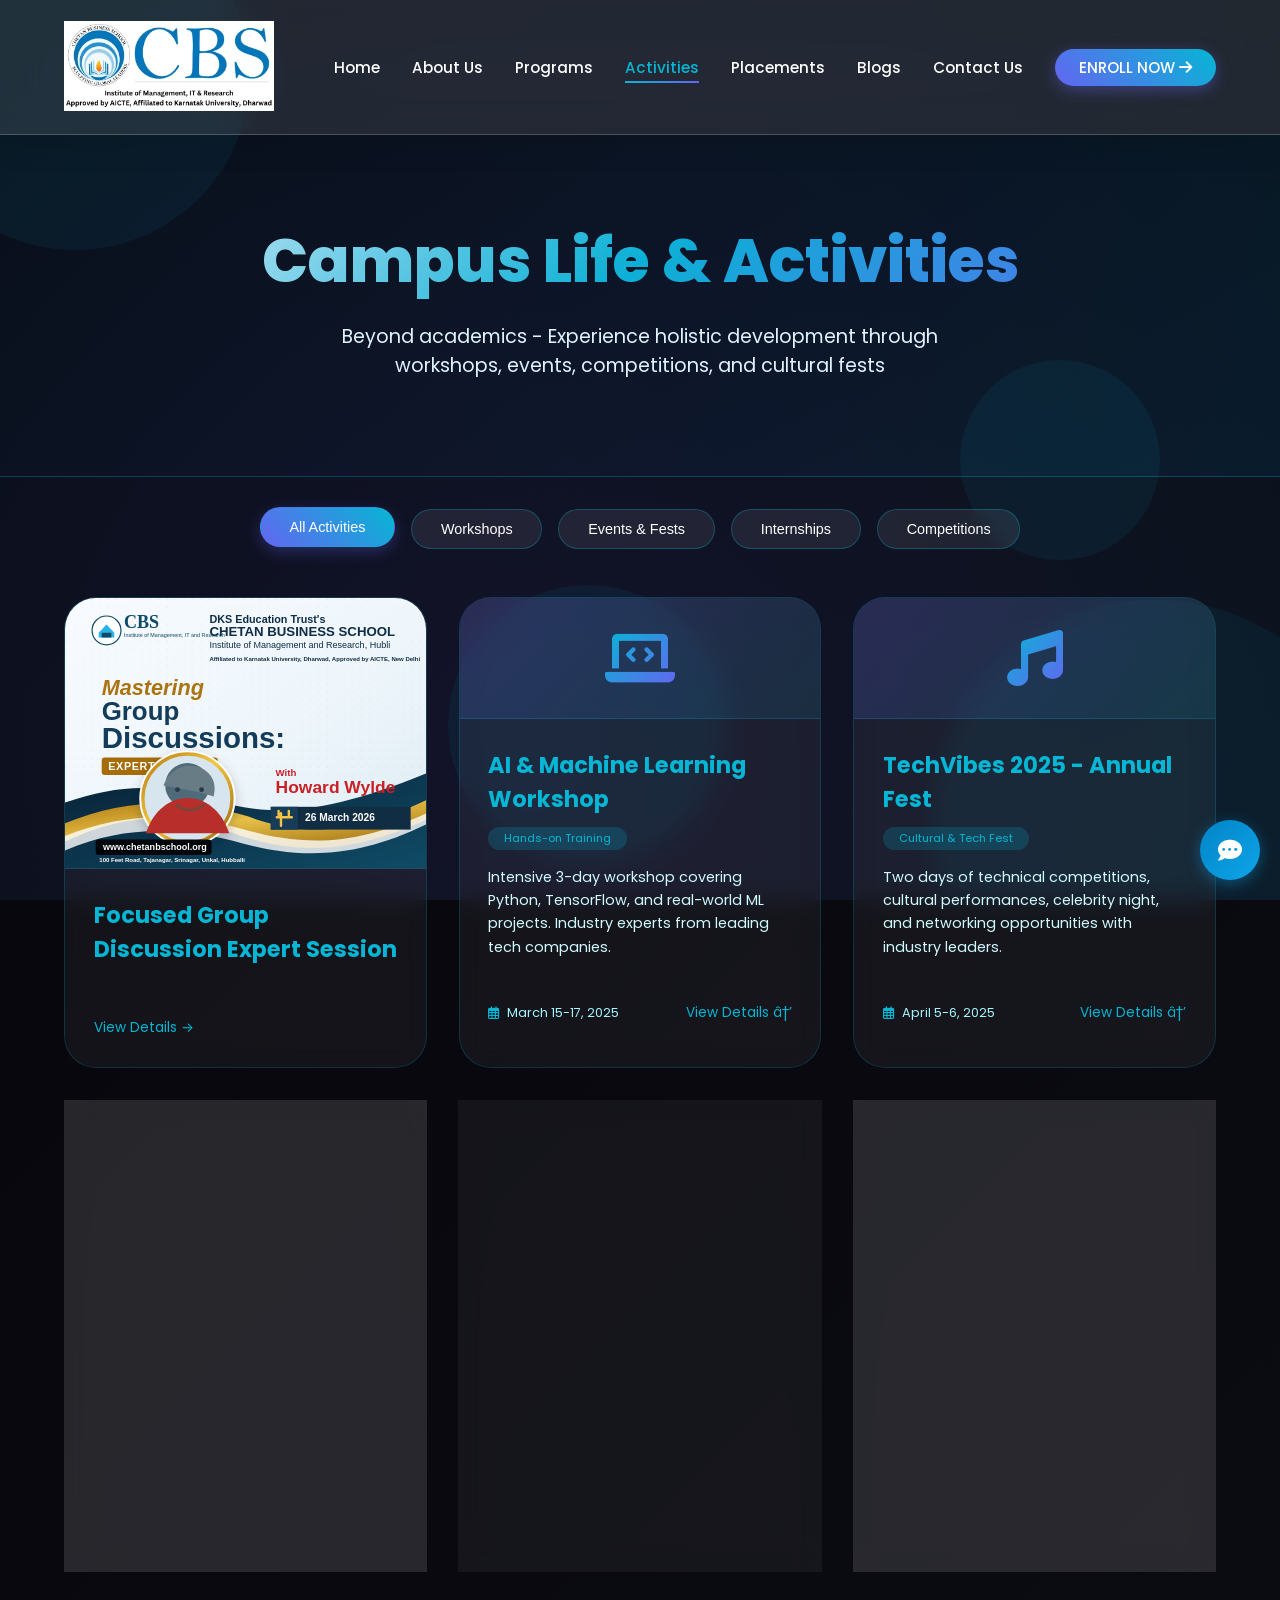
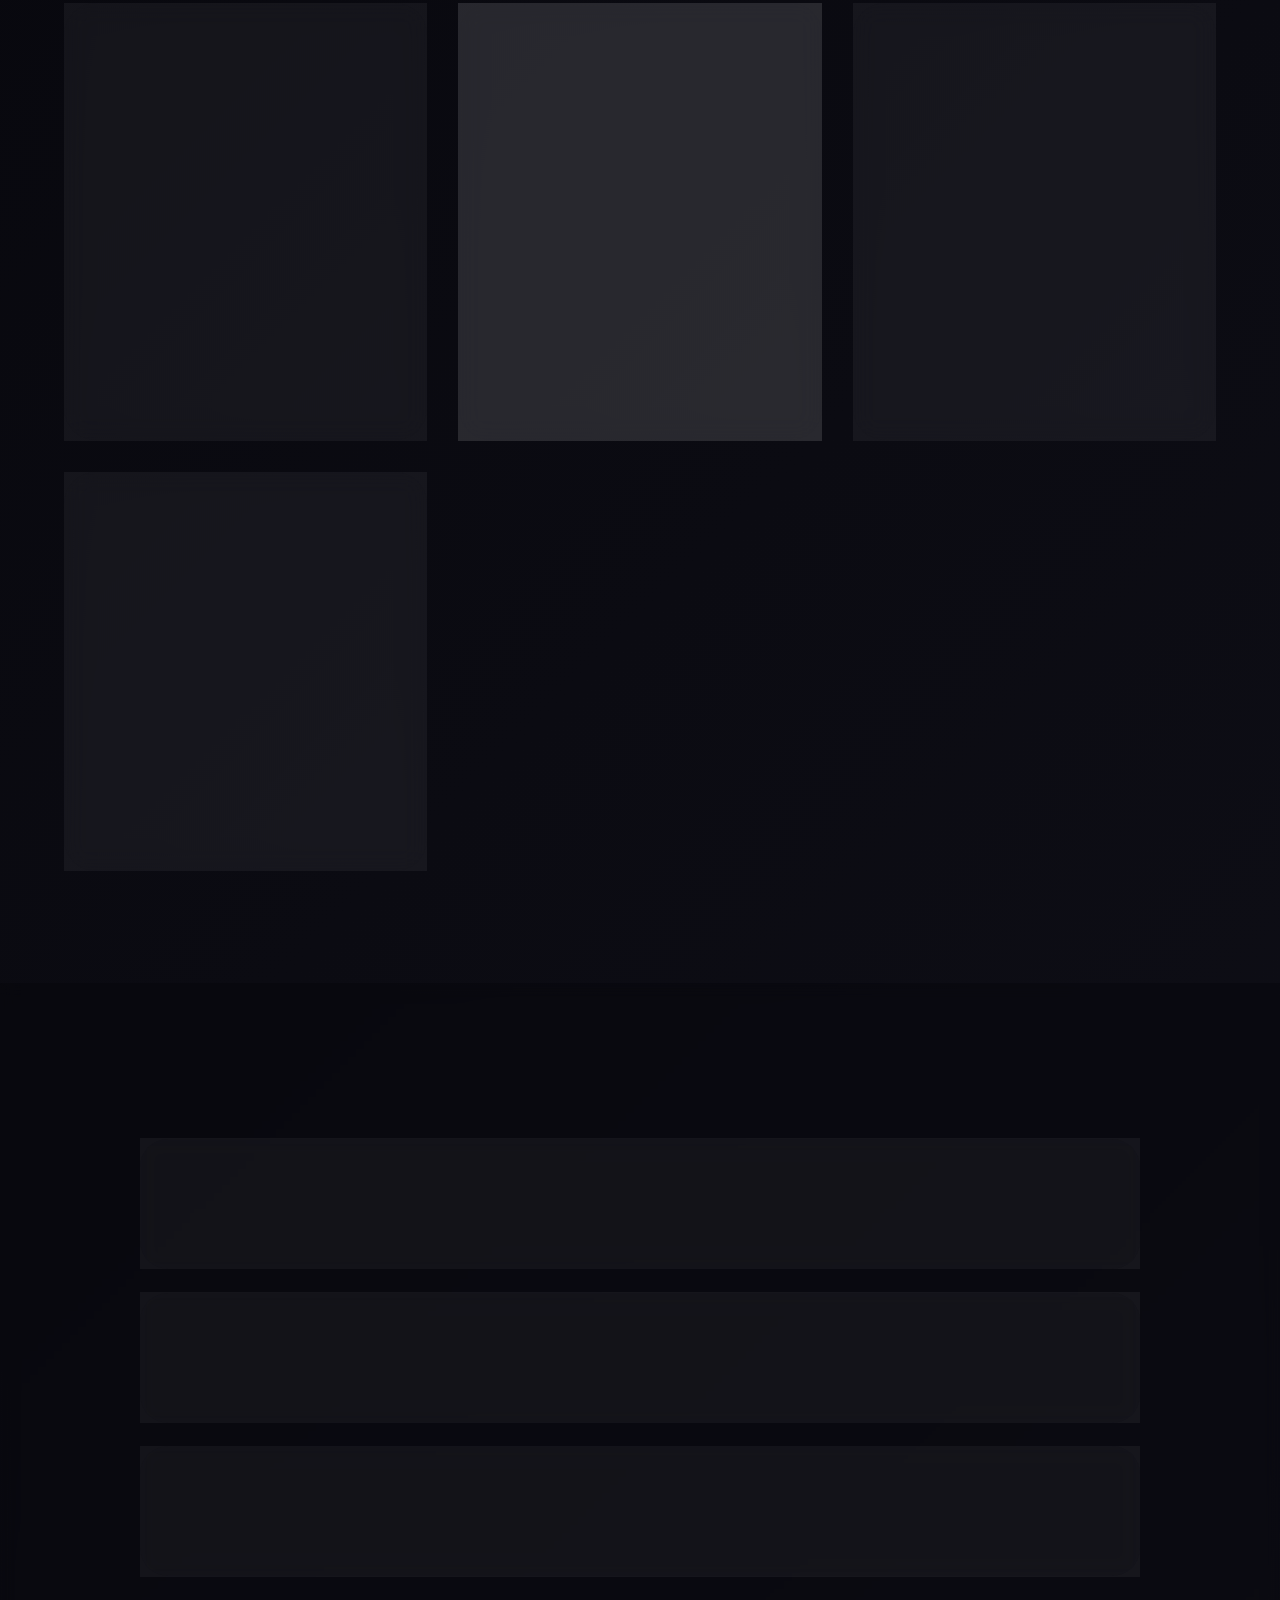
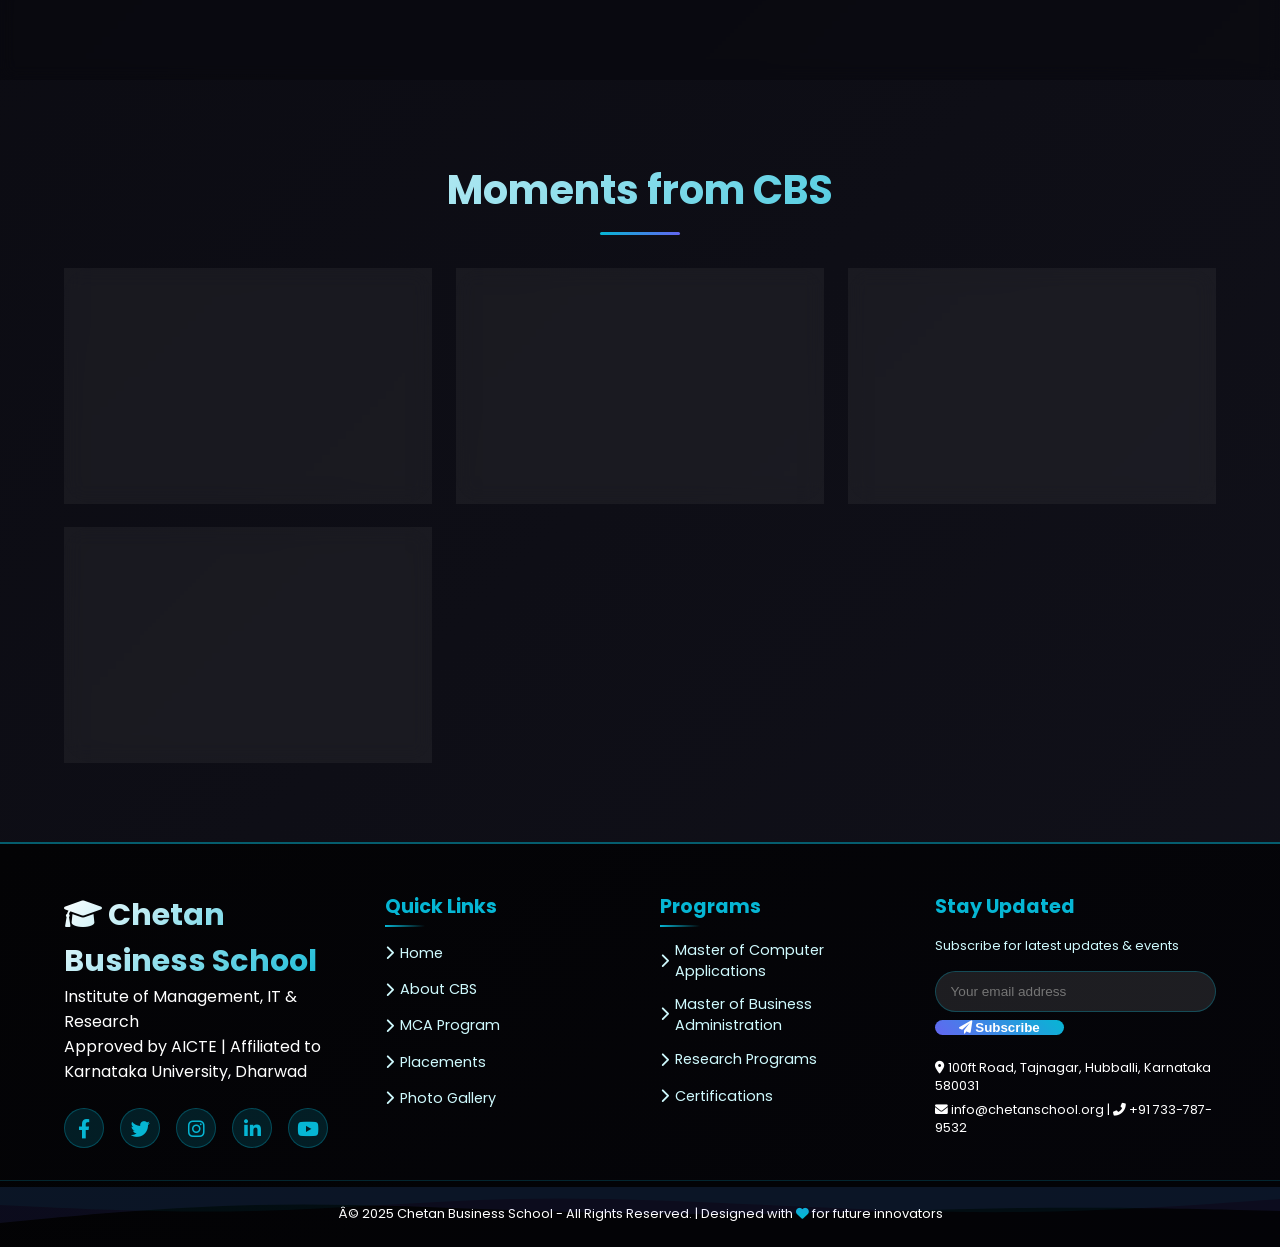
<file: frontend/activities.html>
﻿<!DOCTYPE html>
<html lang="en">

<head>
    <meta charset="UTF-8">
    <meta name="viewport" content="width=device-width, initial-scale=1.0, user-scalable=no">
    <title>Chetan Business School | Activities - Campus Life & Events</title>
    <!-- Google Fonts & Font Awesome -->
    <link
        href="https://fonts.googleapis.com/css2?family=Inter:opsz,wght@14..32,300;14..32,400;14..32,600;14..32,700;14..32,800&family=Poppins:wght@300;400;600;700;800;900&display=swap"
        rel="stylesheet">
    <link rel="stylesheet" href="https://cdnjs.cloudflare.com/ajax/libs/font-awesome/6.0.0-beta3/css/all.min.css">
    <!-- AOS Animation Library -->
    <link href="https://unpkg.com/aos@2.3.1/dist/aos.css" rel="stylesheet">
    <link rel="stylesheet" href="enroll-modal.css">
    <style>
        * {
            margin: 0;
            padding: 0;
            box-sizing: border-box;
        }

        body {
            font-family: 'Poppins', 'Inter', sans-serif;
            overflow-x: hidden;
            background: linear-gradient(135deg, #05050a 0%, #11111a 100%);
            color: #fff;
        }

        /* Animated Background */
        .animated-bg {
            position: fixed;
            top: 0;
            left: 0;
            width: 100%;
            height: 100%;
            z-index: 0;
            overflow: hidden;
        }

        .animated-bg::before {
            content: '';
            position: absolute;
            width: 200%;
            height: 200%;
            background: radial-gradient(circle at 20% 40%, rgba(99, 102, 241, 0.12) 0%, rgba(6, 182, 212, 0.05) 50%, transparent 80%);
            animation: bgMove 25s ease-in-out infinite;
        }

        @keyframes bgMove {

            0%,
            100% {
                transform: translate(0, 0) rotate(0deg);
            }

            33% {
                transform: translate(-5%, -5%) rotate(2deg);
            }

            66% {
                transform: translate(5%, 3%) rotate(-1deg);
            }
        }

        .floating-shapes {
            position: absolute;
            width: 100%;
            height: 100%;
            overflow: hidden;
        }

        .floating-shapes div {
            position: absolute;
            background: rgba(6, 182, 212, 0.07);
            border-radius: 50%;
            animation: floatShape 18s infinite ease-in-out;
        }

        .shape1 {
            width: 350px;
            height: 350px;
            top: -100px;
            left: -100px;
            animation-delay: 0s;
        }

        .shape2 {
            width: 450px;
            height: 450px;
            bottom: -150px;
            right: -100px;
            animation-delay: -4s;
            animation-duration: 22s;
        }

        .shape3 {
            width: 200px;
            height: 200px;
            top: 40%;
            left: 75%;
            animation-delay: -7s;
        }

        .shape4 {
            width: 150px;
            height: 150px;
            bottom: 15%;
            left: 5%;
            animation-delay: -2s;
        }

        .shape5 {
            width: 280px;
            height: 280px;
            top: 65%;
            left: 35%;
            animation-delay: -10s;
        }

        @keyframes floatShape {

            0%,
            100% {
                transform: translateY(0) rotate(0deg) scale(1);
            }

            50% {
                transform: translateY(-40px) rotate(10deg) scale(1.05);
            }
        }

        /* Navbar */
        .navbar {
            position: relative;
            z-index: 100;
            display: flex;
            justify-content: space-between;
            align-items: center;
            padding: 1rem 5%;
            background: rgba(255, 255, 255, 0.1);
            backdrop-filter: blur(20px);
            border-bottom: 1px solid rgba(255, 255, 255, 0.2);
            flex-wrap: wrap;
            box-shadow: 0 8px 32px rgba(0, 0, 0, 0.1);
            transition: all 0.3s ease;
        }

        .navbar.scrolled {
            background: rgba(5, 5, 10, 0.95);
            backdrop-filter: blur(20px);
            padding: 0.7rem 5%;
        }

        .logo h2 {
            font-size: 1.8rem;
            font-weight: 800;
            background: linear-gradient(135deg, #FFFFFF, #06b6d4, #6366f1);
            -webkit-background-clip: text;
            background-clip: text;
            color: transparent;
        }

        .logo p {
            font-size: 0.7rem;
            letter-spacing: 1px;
            color: #ecfeff;
            font-weight: 300;
        }

        .nav-links {
            display: flex;
            gap: 2rem;
            list-style: none;
        }

        .nav-links a {
            text-decoration: none;
            color: white;
            font-weight: 500;
            transition: 0.3s;
            font-size: 0.95rem;
            position: relative;
        }

        .nav-links a::after {
            content: '';
            position: absolute;
            bottom: -5px;
            left: 0;
            width: 0;
            height: 2px;
            background: linear-gradient(90deg, #06b6d4, #6366f1);
            transition: width 0.3s ease;
        }

        .nav-links a:hover::after,
        .nav-links a.active::after {
            width: 100%;
        }

        .nav-links a:hover,
        .nav-links a.active {
            color: #06b6d4;
        }

        .enroll-btn {
            background: linear-gradient(45deg, #6366f1, #06b6d4);
            padding: 0.5rem 1.5rem;
            border-radius: 40px;
            font-weight: bold;
            color: white !important;
            box-shadow: 0 4px 15px rgba(99, 102, 241, 0.4);
            transition: all 0.3s ease;
        }

        .enroll-btn:hover {
            transform: translateY(-2px) scale(1.05);
            box-shadow: 0 8px 25px rgba(6, 182, 212, 0.5);
        }

        .enroll-btn::after {
            display: none;
        }

        /* Hero Section */
        .activities-hero {
            text-align: center;
            padding: 5rem 2rem 6rem;
            background: linear-gradient(135deg, rgba(5, 5, 10, 0.7) 0%, rgba(5, 30, 45, 0.5) 100%);
            border-bottom: 1px solid rgba(6, 182, 212, 0.3);
        }

        .activities-hero h1 {
            font-size: 3.8rem;
            font-weight: 800;
            background: linear-gradient(135deg, #FFFFFF, #06b6d4, #6366f1);
            -webkit-background-clip: text;
            background-clip: text;
            color: transparent;
            margin-bottom: 1rem;
            animation: titleReveal 0.8s ease-out;
        }

        .activities-hero p {
            font-size: 1.2rem;
            max-width: 700px;
            margin: 0 auto;
            color: #e0f2fe;
            animation: fadeUp 0.8s ease-out 0.2s both;
        }

        @keyframes titleReveal {
            from {
                opacity: 0;
                transform: translateY(-50px) scale(0.9);
            }

            to {
                opacity: 1;
                transform: translateY(0) scale(1);
            }
        }

        @keyframes fadeUp {
            from {
                opacity: 0;
                transform: translateY(30px);
            }

            to {
                opacity: 1;
                transform: translateY(0);
            }
        }

        /* Section Title */
        .section-title {
            text-align: center;
            font-size: 2.5rem;
            font-weight: 700;
            margin-bottom: 3rem;
            background: linear-gradient(135deg, #FFFFFF, #06b6d4);
            -webkit-background-clip: text;
            background-clip: text;
            color: transparent;
            position: relative;
        }

        .section-title::after {
            content: '';
            position: absolute;
            bottom: -15px;
            left: 50%;
            transform: translateX(-50%);
            width: 80px;
            height: 3px;
            background: linear-gradient(90deg, #06b6d4, #6366f1);
            border-radius: 3px;
        }

        /* Activity Categories */
        .categories {
            display: flex;
            flex-wrap: wrap;
            justify-content: center;
            gap: 1rem;
            padding: 2rem 5% 0;
            max-width: 1200px;
            margin: 0 auto;
        }

        .category-btn {
            background: rgba(255, 255, 255, 0.08);
            backdrop-filter: blur(8px);
            border: 1px solid rgba(6, 182, 212, 0.3);
            padding: 0.7rem 1.8rem;
            border-radius: 50px;
            color: white;
            font-weight: 500;
            cursor: pointer;
            transition: all 0.3s ease;
            font-size: 0.9rem;
        }

        .category-btn:hover,
        .category-btn.active {
            background: linear-gradient(45deg, #6366f1, #06b6d4);
            border-color: transparent;
            transform: translateY(-2px);
            box-shadow: 0 5px 15px rgba(99, 102, 241, 0.3);
        }

        /* Activities Grid */
        .activities-grid {
            padding: 3rem 5% 5rem;
            max-width: 1400px;
            margin: 0 auto;
            display: grid;
            grid-template-columns: repeat(auto-fit, minmax(350px, 1fr));
            gap: 2rem;
        }

        .activity-card {
            background: rgba(255, 255, 255, 0.05);
            backdrop-filter: blur(12px);
            border-radius: 32px;
            overflow: hidden;
            transition: all 0.4s cubic-bezier(0.2, 0.9, 0.4, 1.1);
            border: 1px solid rgba(6, 182, 212, 0.2);
            position: relative;
        }

        .activity-card:hover {
            transform: translateY(-10px);
            border-color: #06b6d4;
            box-shadow: 0 25px 40px rgba(0, 0, 0, 0.3), 0 0 30px rgba(6, 182, 212, 0.1);
        }

        .card-icon {
            background: linear-gradient(135deg, rgba(99, 102, 241, 0.2), rgba(6, 182, 212, 0.1));
            padding: 2rem;
            text-align: center;
            border-bottom: 1px solid rgba(6, 182, 212, 0.2);
        }

        .card-icon i {
            font-size: 3.5rem;
            background: linear-gradient(135deg, #06b6d4, #6366f1);
            -webkit-background-clip: text;
            background-clip: text;
            color: transparent;
        }

        .card-poster {
            width: 100%;
            aspect-ratio: 4 / 3;
            background: rgba(255, 255, 255, 0.08);
            border-bottom: 1px solid rgba(6, 182, 212, 0.2);
            overflow: hidden;
        }

        .card-poster img {
            width: 100%;
            height: 100%;
            display: block;
            object-fit: cover;
        }

        .card-content {
            padding: 1.8rem;
        }

        .card-content h3 {
            font-size: 1.4rem;
            color: #06b6d4;
            margin-bottom: 0.5rem;
        }

        .card-content .tag {
            display: inline-block;
            background: rgba(6, 182, 212, 0.2);
            padding: 0.2rem 1rem;
            border-radius: 20px;
            font-size: 0.7rem;
            margin-bottom: 1rem;
            color: #06b6d4;
        }

        .card-content p {
            color: #cffafe;
            line-height: 1.6;
            font-size: 0.9rem;
        }

        .card-footer {
            padding: 1rem 1.8rem 1.8rem;
            display: flex;
            justify-content: space-between;
            align-items: center;
            flex-wrap: wrap;
            gap: 0.5rem;
        }

        .event-date {
            font-size: 0.8rem;
            color: #a5f3fc;
        }

        .event-date i {
            margin-right: 5px;
            color: #06b6d4;
        }

        .event-link {
            color: #06b6d4;
            text-decoration: none;
            font-size: 0.85rem;
            transition: 0.3s;
            display: inline-flex;
            align-items: center;
            gap: 5px;
        }

        .event-link:hover {
            transform: translateX(5px);
            color: white;
        }

        .details-modal {
            position: fixed;
            inset: 0;
            z-index: 1000;
            display: none;
            align-items: center;
            justify-content: center;
            padding: 1.5rem;
            background: rgba(0, 0, 0, 0.75);
            backdrop-filter: blur(10px);
        }

        .details-modal.active {
            display: flex;
        }

        .details-dialog {
            width: min(1000px, 100%);
            max-height: 92vh;
            overflow-y: auto;
            background: linear-gradient(145deg, rgba(8, 15, 28, 0.98), rgba(13, 42, 57, 0.98));
            border: 1px solid rgba(6, 182, 212, 0.35);
            border-radius: 24px;
            box-shadow: 0 28px 70px rgba(0, 0, 0, 0.55);
            position: relative;
        }

        .details-close {
            position: absolute;
            top: 1rem;
            right: 1rem;
            width: 42px;
            height: 42px;
            border: 1px solid rgba(255, 255, 255, 0.3);
            border-radius: 50%;
            background: rgba(0, 0, 0, 0.45);
            color: #fff;
            cursor: pointer;
            font-size: 1.1rem;
            z-index: 2;
            transition: 0.3s;
        }

        .details-close:hover {
            background: #06b6d4;
            border-color: #06b6d4;
        }

        .details-body {
            display: grid;
            grid-template-columns: minmax(280px, 0.95fr) minmax(280px, 1fr);
            gap: 2rem;
            padding: 2rem;
            align-items: center;
        }

        .details-body img {
            width: 100%;
            max-height: 520px;
            object-fit: contain;
            border-radius: 18px;
            border: 1px solid rgba(255, 255, 255, 0.18);
            background: #fff;
        }

        .details-copy h3 {
            color: #06b6d4;
            font-size: 1.8rem;
            margin-bottom: 0.8rem;
        }

        .details-copy .tag {
            display: inline-block;
            background: rgba(6, 182, 212, 0.2);
            padding: 0.25rem 1rem;
            border-radius: 20px;
            font-size: 0.75rem;
            margin-bottom: 1rem;
            color: #06b6d4;
        }

        .details-copy p {
            color: #cffafe;
            line-height: 1.7;
            font-size: 0.95rem;
            margin-bottom: 1rem;
        }

        /* Upcoming Events Section */
        .upcoming-events {
            padding: 3rem 5% 5rem;
            background: rgba(5, 5, 10, 0.4);
            backdrop-filter: blur(8px);
            margin: 2rem 0;
        }

        .events-timeline {
            max-width: 1000px;
            margin: 0 auto;
        }

        .timeline-item {
            display: flex;
            flex-wrap: wrap;
            gap: 1.5rem;
            background: rgba(255, 255, 255, 0.05);
            backdrop-filter: blur(10px);
            border-radius: 28px;
            padding: 1.5rem;
            margin-bottom: 1.5rem;
            transition: all 0.3s ease;
            border: 1px solid rgba(6, 182, 212, 0.15);
        }

        .timeline-item:hover {
            transform: translateX(10px);
            border-color: #06b6d4;
            background: rgba(99, 102, 241, 0.1);
        }

        .event-date-box {
            min-width: 100px;
            text-align: center;
            background: linear-gradient(135deg, #6366f1, #06b6d4);
            border-radius: 20px;
            padding: 0.8rem;
        }

        .event-date-box .day {
            font-size: 1.8rem;
            font-weight: 800;
            line-height: 1;
        }

        .event-date-box .month {
            font-size: 0.8rem;
            text-transform: uppercase;
        }

        .event-details {
            flex: 1;
        }

        .event-details h4 {
            font-size: 1.2rem;
            color: #06b6d4;
            margin-bottom: 0.3rem;
        }

        .event-details p {
            color: #cffafe;
            font-size: 0.85rem;
        }

        .event-location {
            display: flex;
            align-items: center;
            gap: 0.5rem;
            margin-top: 0.5rem;
            font-size: 0.8rem;
            color: #a5f3fc;
        }

        .register-btn {
            background: rgba(6, 182, 212, 0.15);
            border: 1px solid #06b6d4;
            padding: 0.5rem 1.2rem;
            border-radius: 30px;
            color: #06b6d4;
            text-decoration: none;
            font-size: 0.8rem;
            transition: 0.3s;
            align-self: center;
        }

        .register-btn:hover {
            background: #6366f1;
            color: white;
            border-color: #6366f1;
        }

        /* Photo Gallery Preview */
        .gallery-preview {
            padding: 3rem 5% 5rem;
            max-width: 1400px;
            margin: 0 auto;
        }

        .gallery-grid {
            display: grid;
            grid-template-columns: repeat(auto-fit, minmax(280px, 1fr));
            gap: 1.5rem;
            margin-top: 2rem;
        }

        .gallery-item {
            background: rgba(255, 255, 255, 0.05);
            backdrop-filter: blur(10px);
            border-radius: 28px;
            overflow: hidden;
            transition: all 0.4s ease;
            border: 1px solid rgba(6, 182, 212, 0.15);
            text-align: center;
            padding: 2rem 1.5rem;
        }

        .gallery-item:hover {
            transform: translateY(-8px);
            border-color: #06b6d4;
            background: rgba(99, 102, 241, 0.1);
        }

        .gallery-icon {
            width: 100px;
            height: 100px;
            background: linear-gradient(135deg, rgba(99, 102, 241, 0.2), rgba(6, 182, 212, 0.1));
            border-radius: 50%;
            display: flex;
            align-items: center;
            justify-content: center;
            margin: 0 auto 1rem;
        }

        .gallery-icon i {
            font-size: 3rem;
            color: #06b6d4;
        }

        .gallery-item h4 {
            color: #06b6d4;
            margin-bottom: 0.5rem;
        }

        .gallery-item p {
            color: #cffafe;
            font-size: 0.85rem;
        }

        /* Contact Strip */
        .contact-strip {
            display: flex;
            flex-wrap: wrap;
            justify-content: space-between;
            align-items: center;
            background: rgba(10, 10, 15, 0.85);
            backdrop-filter: blur(12px);
            padding: 1.2rem 5%;
            gap: 1.5rem;
            border-top: 1px solid rgba(6, 182, 212, 0.3);
            border-bottom: 1px solid rgba(6, 182, 212, 0.3);
        }

        .contact-info span,
        .contact-info a {
            color: #ecfeff;
            margin-right: 1.5rem;
            font-size: 0.85rem;
            text-decoration: none;
            transition: 0.3s;
        }

        .contact-info span:hover,
        .contact-info a:hover {
            color: #06b6d4;
        }

        .contact-info i {
            margin-right: 6px;
            color: #06b6d4;
        }

        /* Footer */
        .premium-footer {
            background: linear-gradient(145deg, #030305 0%, #05050a 100%);
            border-top: 2px solid rgba(6, 182, 212, 0.5);
            position: relative;
            overflow: hidden;
        }

        .footer-waves {
            position: absolute;
            bottom: 0;
            left: 0;
            width: 100%;
            overflow: hidden;
            line-height: 0;
            transform: rotate(180deg);
            opacity: 0.4;
        }

        .footer-waves svg {
            position: relative;
            display: block;
            width: calc(100% + 1.3px);
            height: 60px;
        }

        .footer-container {
            max-width: 1300px;
            margin: 0 auto;
            padding: 3rem 5% 2rem;
            position: relative;
            z-index: 2;
            display: flex;
            flex-wrap: wrap;
            justify-content: space-between;
            gap: 2.5rem;
        }

        .footer-brand {
            flex: 1.2;
            min-width: 220px;
        }

        .footer-brand h3 {
            font-size: 1.9rem;
            background: linear-gradient(135deg, #fff, #06b6d4);
            -webkit-background-clip: text;
            background-clip: text;
            color: transparent;
        }

        .social-icons {
            display: flex;
            gap: 1rem;
            margin-top: 1.5rem;
        }

        .social-icons a {
            display: flex;
            align-items: center;
            justify-content: center;
            width: 40px;
            height: 40px;
            background: rgba(6, 182, 212, 0.15);
            border-radius: 50%;
            color: #06b6d4;
            font-size: 1.2rem;
            transition: all 0.3s ease;
            border: 1px solid rgba(6, 182, 212, 0.3);
            text-decoration: none;
        }

        .social-icons a:hover {
            background: #6366f1;
            color: white;
            transform: translateY(-5px) rotate(360deg);
        }

        .footer-links {
            flex: 1;
            min-width: 150px;
        }

        .footer-links h4 {
            color: #06b6d4;
            font-size: 1.2rem;
            margin-bottom: 1.2rem;
            position: relative;
        }

        .footer-links h4:after {
            content: '';
            position: absolute;
            bottom: -6px;
            left: 0;
            width: 40px;
            height: 2px;
            background: linear-gradient(90deg, #06b6d4, transparent);
        }

        .footer-links ul {
            list-style: none;
        }

        .footer-links li {
            margin-bottom: 0.7rem;
        }

        .footer-links a {
            color: #cffafe;
            text-decoration: none;
            font-size: 0.9rem;
            transition: 0.3s;
            display: inline-flex;
            align-items: center;
            gap: 6px;
        }

        .footer-links a:hover {
            color: #06b6d4;
            transform: translateX(8px);
        }

        .footer-newsletter {
            flex: 1.2;
            min-width: 240px;
        }

        .footer-newsletter h4 {
            color: #06b6d4;
            font-size: 1.2rem;
            margin-bottom: 1rem;
        }

        .newsletter-form {
            display: flex;
            flex-wrap: wrap;
            gap: 0.5rem;
        }

        .newsletter-form input {
            flex: 1;
            padding: 12px 15px;
            border-radius: 50px;
            border: none;
            background: rgba(255, 255, 255, 0.1);
            color: white;
            font-size: 0.85rem;
            outline: none;
            border: 1px solid rgba(6, 182, 212, 0.3);
            transition: 0.3s;
        }

        .newsletter-form input:focus {
            border-color: #06b6d4;
            background: rgba(255, 255, 255, 0.15);
        }

        .newsletter-form button {
            background: linear-gradient(45deg, #6366f1, #06b6d4);
            border: none;
            padding: 0 1.5rem;
            border-radius: 50px;
            color: white;
            font-weight: bold;
            cursor: pointer;
            transition: 0.3s;
        }

        .newsletter-form button:hover {
            transform: scale(1.02);
            box-shadow: 0 5px 15px rgba(99, 102, 241, 0.4);
        }

        .footer-bottom {
            text-align: center;
            padding: 1.5rem;
            border-top: 1px solid rgba(6, 182, 212, 0.2);
            font-size: 0.8rem;
            background: rgba(0, 0, 0, 0.3);
        }

        @media (max-width: 900px) {
            .navbar {
                flex-direction: column;
                gap: 0.8rem;
            }

            .nav-links {
                flex-wrap: wrap;
                justify-content: center;
                gap: 1rem;
            }

            .activities-hero h1 {
                font-size: 2.2rem;
            }

            .activities-grid {
                grid-template-columns: 1fr;
            }

            .timeline-item {
                flex-direction: column;
                text-align: center;
            }

            .event-date-box {
                align-self: center;
            }

            .contact-strip {
                flex-direction: column;
                text-align: center;
            }

            .footer-container {
                flex-direction: column;
                gap: 2rem;
            }

            .categories {
                gap: 0.8rem;
            }

            .category-btn {
                padding: 0.5rem 1.2rem;
                font-size: 0.8rem;
            }

            .details-body {
                grid-template-columns: 1fr;
                padding: 1.2rem;
            }

            .details-copy h3 {
                font-size: 1.35rem;
            }
        }

        ::-webkit-scrollbar {
            width: 8px;
        }

        ::-webkit-scrollbar-track {
            background: #0a0a0f;
        }

        ::-webkit-scrollbar-thumb {
            background: #6366f1;
            border-radius: 10px;
        }

        .hidden-category {
            display: none;
        }
    </style>
</head>

<body>

    <div class="animated-bg">
        <div class="floating-shapes">
            <div class="shape1"></div>
            <div class="shape2"></div>
            <div class="shape3"></div>
            <div class="shape4"></div>
            <div class="shape5"></div>
        </div>
    </div>

    <div class="main-content">
        <nav class="navbar" id="navbar">
            <div class="logo">
                <img src="images/cbs-logo.webp" alt="CBS Logo" style="height: 90px; margin-top: 5px;">
            </div>
            <ul class="nav-links">
                <li><a href="index.html">Home</a></li>
                <li><a href="about.html">About Us</a></li>
                <li><a href="programs.html">Programs</a></li>
                <li><a href="activities.html" class="active">Activities</a></li>
                <li><a href="placement.html">Placements</a></li>
                <li><a href="blog.html">Blogs</a></li>
                <li><a href="contact.html">Contact Us</a></li>
                <li><a href="#" class="enroll-btn">ENROLL NOW <i class="fas fa-arrow-right"></i></a></li>
            </ul>
        </nav>

        <div class="activities-hero">
            <h1>Campus Life & Activities</h1>
            <p>Beyond academics - Experience holistic development through workshops, events, competitions, and cultural
                fests</p>
        </div>

        <!-- Category Filters -->
        <div class="categories" data-aos="fade-up">
            <button class="category-btn active" data-category="all">All Activities</button>
            <button class="category-btn" data-category="workshop">Workshops</button>
            <button class="category-btn" data-category="event">Events & Fests</button>
            <button class="category-btn" data-category="internship">Internships</button>
            <button class="category-btn" data-category="competition">Competitions</button>
        </div>

        <!-- Activities Grid -->
        <div class="activities-grid" id="activitiesGrid">
            <!-- Workshop: FGD Expert Session -->
            <div class="activity-card" data-aos="fade-up" data-aos-delay="80" data-category="workshop">
                <div class="card-poster">
                    <img src="fgd-expert-session.svg" alt="Focused Group Discussion Expert Session with Howard Wylde">
                </div>
                <div class="card-content">
                    <h3>Focused Group Discussion Expert Session</h3>
                </div>
                <div class="card-footer">
                    <a href="#" class="event-link fgd-details-link">View Details &rarr;</a>
                </div>
            </div>

            <!-- Workshop 1 -->
            <div class="activity-card" data-aos="fade-up" data-aos-delay="100" data-category="workshop">
                <div class="card-icon">
                    <i class="fas fa-laptop-code"></i>
                </div>
                <div class="card-content">
                    <h3>AI & Machine Learning Workshop</h3>
                    <span class="tag">Hands-on Training</span>
                    <p>Intensive 3-day workshop covering Python, TensorFlow, and real-world ML projects. Industry
                        experts from leading tech companies.</p>
                </div>
                <div class="card-footer">
                    <span class="event-date"><i class="far fa-calendar-alt"></i> March 15-17, 2025</span>
                    <a href="#" class="event-link">View Details â†’</a>
                </div>
            </div>

            <!-- Event 2 -->
            <div class="activity-card" data-aos="fade-up" data-aos-delay="150" data-category="event">
                <div class="card-icon">
                    <i class="fas fa-music"></i>
                </div>
                <div class="card-content">
                    <h3>TechVibes 2025 - Annual Fest</h3>
                    <span class="tag">Cultural & Tech Fest</span>
                    <p>Two days of technical competitions, cultural performances, celebrity night, and networking
                        opportunities with industry leaders.</p>
                </div>
                <div class="card-footer">
                    <span class="event-date"><i class="far fa-calendar-alt"></i> April 5-6, 2025</span>
                    <a href="#" class="event-link">View Details â†’</a>
                </div>
            </div>

            <!-- Event: CHETECH-26 -->
            <div class="activity-card" data-aos="fade-up" data-aos-delay="175" data-category="event">
                <div class="card-poster">
                    <img src="images/chetech.jpeg" alt="CHETECH-26 event poster">
                </div>
                <div class="card-content">
                    <h3>CHETECH-26</h3>
                </div>
                <div class="card-footer">
                    <a href="#" class="event-link chetech-details-link">View Details &rarr;</a>
                </div>
            </div>

            <!-- Internship 3 -->
            <div class="activity-card" data-aos="fade-up" data-aos-delay="200" data-category="internship">
                <div class="card-icon">
                    <i class="fas fa-briefcase"></i>
                </div>
                <div class="card-content">
                    <h3>Summer Internship Program</h3>
                    <span class="tag">Corporate Exposure</span>
                    <p>8-week paid internships at top MNCs including Infosys, TCS, and Microsoft. Real project
                        experience with mentorship.</p>
                </div>
                <div class="card-footer">
                    <span class="event-date"><i class="far fa-calendar-alt"></i> May-June 2025</span>
                    <a href="#" class="event-link">Apply Now â†’</a>
                </div>
            </div>

            <!-- Internship: Capstone Project Program -->
            <div class="activity-card" data-aos="fade-up" data-aos-delay="225" data-category="internship">
                <div class="card-poster">
                    <img src="images/capstone.png" alt="Capstone Project Program poster">
                </div>
                <div class="card-content">
                    <h3>Capstone Project Program</h3>
                </div>
                <div class="card-footer">
                    <a href="#" class="event-link capstone-details-link">View Details &rarr;</a>
                </div>
            </div>

            <!-- Competition 4 -->
            <div class="activity-card" data-aos="fade-up" data-aos-delay="250" data-category="competition">
                <div class="card-icon">
                    <i class="fas fa-code"></i>
                </div>
                <div class="card-content">
                    <h3>CodeClash - National Hackathon</h3>
                    <span class="tag">Coding Competition</span>
                    <p>24-hour coding marathon with prizes worth â‚¹1 Lakh. Solve real-world problems and showcase your
                        skills.</p>
                </div>
                <div class="card-footer">
                    <span class="event-date"><i class="far fa-calendar-alt"></i> February 22-23, 2025</span>
                    <a href="#" class="event-link">Register â†’</a>
                </div>
            </div>

            <!-- Competition: Hacklite 2.0 -->
            <div class="activity-card" data-aos="fade-up" data-aos-delay="275" data-category="competition">
                <div class="card-poster">
                    <img src="images/hacklite2.0.jpeg" alt="Hacklite 2.0 competition poster">
                </div>
                <div class="card-content">
                    <h3>Hacklite 2.0</h3>
                </div>
                <div class="card-footer">
                    <a href="#" class="event-link hacklite-details-link">View Details &rarr;</a>
                </div>
            </div>

            <!-- Workshop 5 -->
            <div class="activity-card" data-aos="fade-up" data-aos-delay="300" data-category="workshop">
                <div class="card-icon">
                    <i class="fas fa-cloud-arrow-up"></i>
                </div>
                <div class="card-content">
                    <h3>Cloud Computing & DevOps Workshop</h3>
                    <span class="tag">Industry Certification</span>
                    <p>Learn AWS, Docker, Kubernetes, and CI/CD pipelines. Get certified and boost your career
                        prospects.</p>
                </div>
                <div class="card-footer">
                    <span class="event-date"><i class="far fa-calendar-alt"></i> March 28-30, 2025</span>
                    <a href="#" class="event-link">View Details â†’</a>
                </div>
            </div>

            <!-- Event 6 -->
            <div class="activity-card" data-aos="fade-up" data-aos-delay="350" data-category="event">
                <div class="card-icon">
                    <i class="fas fa-chalkboard-user"></i>
                </div>
                <div class="card-content">
                    <h3>Leadership Summit 2025</h3>
                    <span class="tag">Guest Lecture Series</span>
                    <p>Renowned CEOs and entrepreneurs share insights on leadership, innovation, and career growth.</p>
                </div>
                <div class="card-footer">
                    <span class="event-date"><i class="far fa-calendar-alt"></i> March 10, 2025</span>
                    <a href="#" class="event-link">View Details â†’</a>
                </div>
            </div>
        </div>

        <div class="details-modal" id="fgdDetailsModal" aria-hidden="true">
            <div class="details-dialog" role="dialog" aria-modal="true" aria-labelledby="fgdDetailsTitle">
                <button class="details-close" type="button" aria-label="Close details"><i
                        class="fas fa-times"></i></button>
                <div class="details-body">
                    <img src="fgd-expert-session.svg" alt="Focused Group Discussion Expert Session with Howard Wylde">
                    <div class="details-copy">
                        <h3 id="fgdDetailsTitle">Focused Group Discussion Expert Session</h3>
                        <span class="tag">Workshop | 26 March 2026</span>
                        <p>Focused Group Discussion (FGD) Expert Session was conducted on 26-03-2026 by Mr. Howard
                            Wylde, providing valuable insights into effective GD strategies and evaluation techniques.
                        </p>
                        <p>The session included a comprehensive debriefing on the conduct of three sets of Group
                            Discussions, where students actively participated and demonstrated analytical and
                            communication skills.</p>
                    </div>
                </div>
            </div>
        </div>

        <div class="details-modal" id="chetechDetailsModal" aria-hidden="true">
            <div class="details-dialog" role="dialog" aria-modal="true" aria-labelledby="chetechDetailsTitle">
                <button class="details-close" type="button" aria-label="Close details"><i
                        class="fas fa-times"></i></button>
                <div class="details-body">
                    <img src="images/chetech.jpeg" alt="CHETECH-26 event poster">
                    <div class="details-copy">
                        <h3 id="chetechDetailsTitle">CHETECH-26</h3>
                        <span class="tag">Events & Fests | 8 May 2026</span>
                        <p>A Platform for Problem Solvers.</p>
                        <p>CHETECH-26 invites sharp minds to build, debug, and deliver.</p>
                        <p>Legacy is built through action on 8th May 2026.</p>
                    </div>
                </div>
            </div>
        </div>

        <div class="details-modal" id="capstoneDetailsModal" aria-hidden="true">
            <div class="details-dialog" role="dialog" aria-modal="true" aria-labelledby="capstoneDetailsTitle">
                <button class="details-close" type="button" aria-label="Close details"><i
                        class="fas fa-times"></i></button>
                <div class="details-body">
                    <img src="images/capstone.png" alt="Capstone Project Program poster">
                    <div class="details-copy">
                        <h3 id="capstoneDetailsTitle">Capstone Project Program</h3>
                        <span class="tag">Internship | Learn by Doing</span>
                        <p>The Capstone Project Program helps students build real-world, portfolio-ready projects using
                            real data, real problems, and real impact.</p>
                        <p>The program focuses on Data, Database, Operations Research, and Linear Algebra, covering data
                            collection, preprocessing, SQL querying, optimization models, linear programming, matrix
                            operations, and applications in machine learning.</p>
                        <p>Students work through problem identification, data and model development, analysis and
                            optimization, results reporting, and a final capstone deliverable.</p>
                        <p>Tools and technologies include Python, MySQL, Excel, PuLP, and NumPy. The session is guided
                            by Dr. Bhargav Revankar, Professor and HoD MCA.</p>
                    </div>
                </div>
            </div>
        </div>

        <div class="details-modal" id="hackliteDetailsModal" aria-hidden="true">
            <div class="details-dialog" role="dialog" aria-modal="true" aria-labelledby="hackliteDetailsTitle">
                <button class="details-close" type="button" aria-label="Close details"><i
                        class="fas fa-times"></i></button>
                <div class="details-body">
                    <img src="images/hacklite2.0.jpeg" alt="Hacklite 2.0 competition poster">
                    <div class="details-copy">
                        <h3 id="hackliteDetailsTitle">Hacklite 2.0</h3>
                        <span class="tag">Competition | Hackathon</span>
                        <p>Hacklite 2.0 successfully brought together innovation, collaboration, and technical
                            excellence.</p>
                        <p>The hackathon witnessed participation from 10 teams across 5 clubs, each working on selected
                            problem statements to develop fully functional web applications, including deployment.</p>
                        <p>A unique aspect of the event was the remote development phase, where teams collaborated
                            virtually, demonstrating strong coordination, communication, and adaptability.</p>
                        <p>The final presentations reflected impressive problem-solving approaches, creativity, and
                            practical implementation skills.</p>
                    </div>
                </div>
            </div>
        </div>

        <!-- Upcoming Events Timeline -->
        <div class="upcoming-events" data-aos="fade-up">
            <h2 class="section-title">Upcoming Events</h2>
            <div class="events-timeline">
                <div class="timeline-item" data-aos="fade-right" data-aos-delay="100">
                    <div class="event-date-box">
                        <div class="day">15</div>
                        <div class="month">MAR</div>
                    </div>
                    <div class="event-details">
                        <h4>AI & ML Workshop Registration Deadline</h4>
                        <p>Last day to register for the AI & Machine Learning workshop with industry experts.</p>
                        <div class="event-location"><i class="fas fa-map-marker-alt"></i> Online / Campus</div>
                    </div>
                    <a href="#" class="register-btn">Register Now</a>
                </div>
                <div class="timeline-item" data-aos="fade-right" data-aos-delay="200">
                    <div class="event-date-box">
                        <div class="day">22</div>
                        <div class="month">FEB</div>
                    </div>
                    <div class="event-details">
                        <h4>CodeClash Hackathon - Final Round</h4>
                        <p>Grand finale of the national-level hackathon. Winners announced at closing ceremony.</p>
                        <div class="event-location"><i class="fas fa-map-marker-alt"></i> CBS Auditorium</div>
                    </div>
                    <a href="#" class="register-btn">View Details</a>
                </div>
                <div class="timeline-item" data-aos="fade-right" data-aos-delay="300">
                    <div class="event-date-box">
                        <div class="day">05</div>
                        <div class="month">APR</div>
                    </div>
                    <div class="event-details">
                        <h4>TechVibes 2025 - Inauguration</h4>
                        <p>Opening ceremony of the annual tech-cultural fest with celebrity guest.</p>
                        <div class="event-location"><i class="fas fa-map-marker-alt"></i> CBS Open Ground</div>
                    </div>
                    <a href="#" class="register-btn">Get Pass</a>
                </div>
            </div>
        </div>

        <!-- Photo Gallery Preview -->
        <div class="gallery-preview" data-aos="fade-up">
            <h2 class="section-title">Moments from CBS</h2>
            <div class="gallery-grid">
                <div class="gallery-item" data-aos="zoom-in" data-aos-delay="100">
                    <div class="gallery-icon">
                        <i class="fas fa-camera-retro"></i>
                    </div>
                    <h4>Tech Fest 2024</h4>
                    <p>Highlights from our annual technology festival</p>
                </div>
                <div class="gallery-item" data-aos="zoom-in" data-aos-delay="200">
                    <div class="gallery-icon">
                        <i class="fas fa-hands-helping"></i>
                    </div>
                    <h4>NSS Activities</h4>
                    <p>Community service and outreach programs</p>
                </div>
                <div class="gallery-item" data-aos="zoom-in" data-aos-delay="300">
                    <div class="gallery-icon">
                        <i class="fas fa-trophy"></i>
                    </div>
                    <h4>Sports Day 2024</h4>
                    <p>Annual sports competition winners</p>
                </div>
                <div class="gallery-item" data-aos="zoom-in" data-aos-delay="400">
                    <div class="gallery-icon">
                        <i class="fas fa-chalkboard"></i>
                    </div>
                    <h4>Guest Lectures</h4>
                    <p>Industry experts inspiring students</p>
                </div>
            </div>
        </div>



        <footer class="premium-footer">
            <div class="footer-waves">
                <svg xmlns="http://www.w3.org/2000/svg" viewBox="0 0 1440 320" preserveAspectRatio="none">
                    <path fill="#6366f1" fill-opacity="0.25"
                        d="M0,192L48,197.3C96,203,192,213,288,208C384,203,480,181,576,176C672,171,768,181,864,197.3C960,213,1056,235,1152,224C1248,213,1344,171,1392,149.3L1440,128L1440,320L1392,320C1344,320,1248,320,1152,320C1056,320,960,320,864,320C768,320,672,320,576,320C480,320,384,320,288,320C192,320,96,320,48,320L0,320Z">
                    </path>
                    <path fill="#06b6d4" fill-opacity="0.15"
                        d="M0,256L48,240C96,224,192,192,288,186.7C384,181,480,203,576,224C672,245,768,267,864,256C960,245,1056,203,1152,192C1248,181,1344,203,1392,213.3L1440,224L1440,320L1392,320C1344,320,1248,320,1152,320C1056,320,960,320,864,320C768,320,672,320,576,320C480,320,384,320,288,320C192,320,96,320,48,320L0,320Z">
                    </path>
                </svg>
            </div>
            <div class="footer-container">
                <div class="footer-brand">
                    <h3><i class="fas fa-graduation-cap"></i> Chetan Business School</h3>
                    <p>Institute of Management, IT & Research<br>Approved by AICTE | Affiliated to Karnataka University,
                        Dharwad</p>
                    <div class="social-icons">
                        <a href="#"><i class="fab fa-facebook-f"></i></a>
                        <a href="#"><i class="fab fa-twitter"></i></a>
                        <a href="#"><i class="fab fa-instagram"></i></a>
                        <a href="#"><i class="fab fa-linkedin-in"></i></a>
                        <a href="#"><i class="fab fa-youtube"></i></a>
                    </div>
                </div>
                <div class="footer-links">
                    <h4>Quick Links</h4>
                    <ul>
                        <li><a href="index.html"><i class="fas fa-chevron-right"></i> Home</a></li>
                        <li><a href="about.html"><i class="fas fa-chevron-right"></i> About CBS</a></li>
                        <li><a href="programs.html"><i class="fas fa-chevron-right"></i> MCA Program</a></li>
                        <li><a href="placement.html"><i class="fas fa-chevron-right"></i> Placements</a></li>
                        <li><a href="#"><i class="fas fa-chevron-right"></i> Photo Gallery</a></li>
                    </ul>
                </div>
                <div class="footer-links">
                    <h4>Programs</h4>
                    <ul>
                        <li><a href="#"><i class="fas fa-chevron-right"></i> Master of Computer Applications</a></li>
                        <li><a href="#"><i class="fas fa-chevron-right"></i> Master of Business Administration</a></li>
                        <li><a href="#"><i class="fas fa-chevron-right"></i> Research Programs</a></li>
                        <li><a href="#"><i class="fas fa-chevron-right"></i> Certifications</a></li>
                    </ul>
                </div>
                <div class="footer-newsletter">
                    <h4>Stay Updated</h4>
                    <p style="font-size:0.8rem; margin-bottom:1rem; color:#cffafe;">Subscribe for latest updates &
                        events</p>
                    <div class="newsletter-form">
                        <input type="email" placeholder="Your email address">
                        <button><i class="fas fa-paper-plane"></i> Subscribe</button>
                    </div>
                    <div style="margin-top: 1.5rem;">
                        <p style="font-size:0.8rem;"><i class="fas fa-map-marker-alt"></i> 100ft Road, Tajnagar,
                            Hubballi, Karnataka 580031</p>
                        <p style="font-size:0.8rem; margin-top:6px;"><i class="fas fa-envelope"></i>
                            info@chetanschool.org | <i class="fas fa-phone-alt"></i> +91 733-787-9532</p>
                    </div>
                </div>
            </div>
            <div class="footer-bottom">
                <p>Â© 2025 Chetan Business School - All Rights Reserved. | Designed with <i class="fas fa-heart"
                        style="color:#06b6d4;"></i> for future innovators</p>
            </div>
        </footer>
    </div>

    <script src="https://unpkg.com/aos@2.3.1/dist/aos.js"></script>
    <script>
        AOS.init({
            duration: 800,
            once: true,
            offset: 100
        });

        // Navbar scroll effect
        window.addEventListener('scroll', function () {
            const navbar = document.getElementById('navbar');
            if (window.scrollY > 50) {
                navbar.classList.add('scrolled');
            } else {
                navbar.classList.remove('scrolled');
            }
        });

        // Category Filter Functionality
        const categoryBtns = document.querySelectorAll('.category-btn');
        const activityCards = document.querySelectorAll('.activity-card');

        categoryBtns.forEach(btn => {
            btn.addEventListener('click', () => {
                // Update active button
                categoryBtns.forEach(b => b.classList.remove('active'));
                btn.classList.add('active');

                const category = btn.getAttribute('data-category');

                // Filter cards
                activityCards.forEach(card => {
                    if (category === 'all' || card.getAttribute('data-category') === category) {
                        card.style.display = 'block';
                        card.style.animation = 'fadeUp 0.5s ease-out';
                    } else {
                        card.style.display = 'none';
                    }
                });
            });
        });

        // FGD workshop details modal
        const fgdDetailsLink = document.querySelector('.fgd-details-link');
        const fgdDetailsModal = document.getElementById('fgdDetailsModal');
        const fgdDetailsClose = fgdDetailsModal.querySelector('.details-close');

        function openFgdDetails() {
            fgdDetailsModal.classList.add('active');
            fgdDetailsModal.setAttribute('aria-hidden', 'false');
            document.body.style.overflow = 'hidden';
        }

        function closeFgdDetails() {
            fgdDetailsModal.classList.remove('active');
            fgdDetailsModal.setAttribute('aria-hidden', 'true');
            document.body.style.overflow = '';
        }

        fgdDetailsLink.addEventListener('click', function (event) {
            event.preventDefault();
            openFgdDetails();
        });

        fgdDetailsClose.addEventListener('click', closeFgdDetails);
        fgdDetailsModal.addEventListener('click', function (event) {
            if (event.target === fgdDetailsModal) {
                closeFgdDetails();
            }
        });

        document.addEventListener('keydown', function (event) {
            if (event.key === 'Escape' && fgdDetailsModal.classList.contains('active')) {
                closeFgdDetails();
            }
        });

        // CHETECH-26 event details modal
        const chetechDetailsLink = document.querySelector('.chetech-details-link');
        const chetechDetailsModal = document.getElementById('chetechDetailsModal');
        const chetechDetailsClose = chetechDetailsModal.querySelector('.details-close');

        function openChetechDetails() {
            chetechDetailsModal.classList.add('active');
            chetechDetailsModal.setAttribute('aria-hidden', 'false');
            document.body.style.overflow = 'hidden';
        }

        function closeChetechDetails() {
            chetechDetailsModal.classList.remove('active');
            chetechDetailsModal.setAttribute('aria-hidden', 'true');
            document.body.style.overflow = '';
        }

        chetechDetailsLink.addEventListener('click', function (event) {
            event.preventDefault();
            openChetechDetails();
        });

        chetechDetailsClose.addEventListener('click', closeChetechDetails);
        chetechDetailsModal.addEventListener('click', function (event) {
            if (event.target === chetechDetailsModal) {
                closeChetechDetails();
            }
        });

        document.addEventListener('keydown', function (event) {
            if (event.key === 'Escape' && chetechDetailsModal.classList.contains('active')) {
                closeChetechDetails();
            }
        });

        // Capstone internship details modal
        const capstoneDetailsLink = document.querySelector('.capstone-details-link');
        const capstoneDetailsModal = document.getElementById('capstoneDetailsModal');
        const capstoneDetailsClose = capstoneDetailsModal.querySelector('.details-close');

        function openCapstoneDetails() {
            capstoneDetailsModal.classList.add('active');
            capstoneDetailsModal.setAttribute('aria-hidden', 'false');
            document.body.style.overflow = 'hidden';
        }

        function closeCapstoneDetails() {
            capstoneDetailsModal.classList.remove('active');
            capstoneDetailsModal.setAttribute('aria-hidden', 'true');
            document.body.style.overflow = '';
        }

        capstoneDetailsLink.addEventListener('click', function (event) {
            event.preventDefault();
            openCapstoneDetails();
        });

        capstoneDetailsClose.addEventListener('click', closeCapstoneDetails);
        capstoneDetailsModal.addEventListener('click', function (event) {
            if (event.target === capstoneDetailsModal) {
                closeCapstoneDetails();
            }
        });

        document.addEventListener('keydown', function (event) {
            if (event.key === 'Escape' && capstoneDetailsModal.classList.contains('active')) {
                closeCapstoneDetails();
            }
        });

        // Hacklite 2.0 competition details modal
        const hackliteDetailsLink = document.querySelector('.hacklite-details-link');
        const hackliteDetailsModal = document.getElementById('hackliteDetailsModal');
        const hackliteDetailsClose = hackliteDetailsModal.querySelector('.details-close');

        function openHackliteDetails() {
            hackliteDetailsModal.classList.add('active');
            hackliteDetailsModal.setAttribute('aria-hidden', 'false');
            document.body.style.overflow = 'hidden';
        }

        function closeHackliteDetails() {
            hackliteDetailsModal.classList.remove('active');
            hackliteDetailsModal.setAttribute('aria-hidden', 'true');
            document.body.style.overflow = '';
        }

        hackliteDetailsLink.addEventListener('click', function (event) {
            event.preventDefault();
            openHackliteDetails();
        });

        hackliteDetailsClose.addEventListener('click', closeHackliteDetails);
        hackliteDetailsModal.addEventListener('click', function (event) {
            if (event.target === hackliteDetailsModal) {
                closeHackliteDetails();
            }
        });

        document.addEventListener('keydown', function (event) {
            if (event.key === 'Escape' && hackliteDetailsModal.classList.contains('active')) {
                closeHackliteDetails();
            }
        });
    </script>
    <script src="enroll-modal.js"></script>

    <link rel="stylesheet" href="css/chatbot.css">
    <script src="js/chatbot.js"></script>
</body>

</html>
</file>
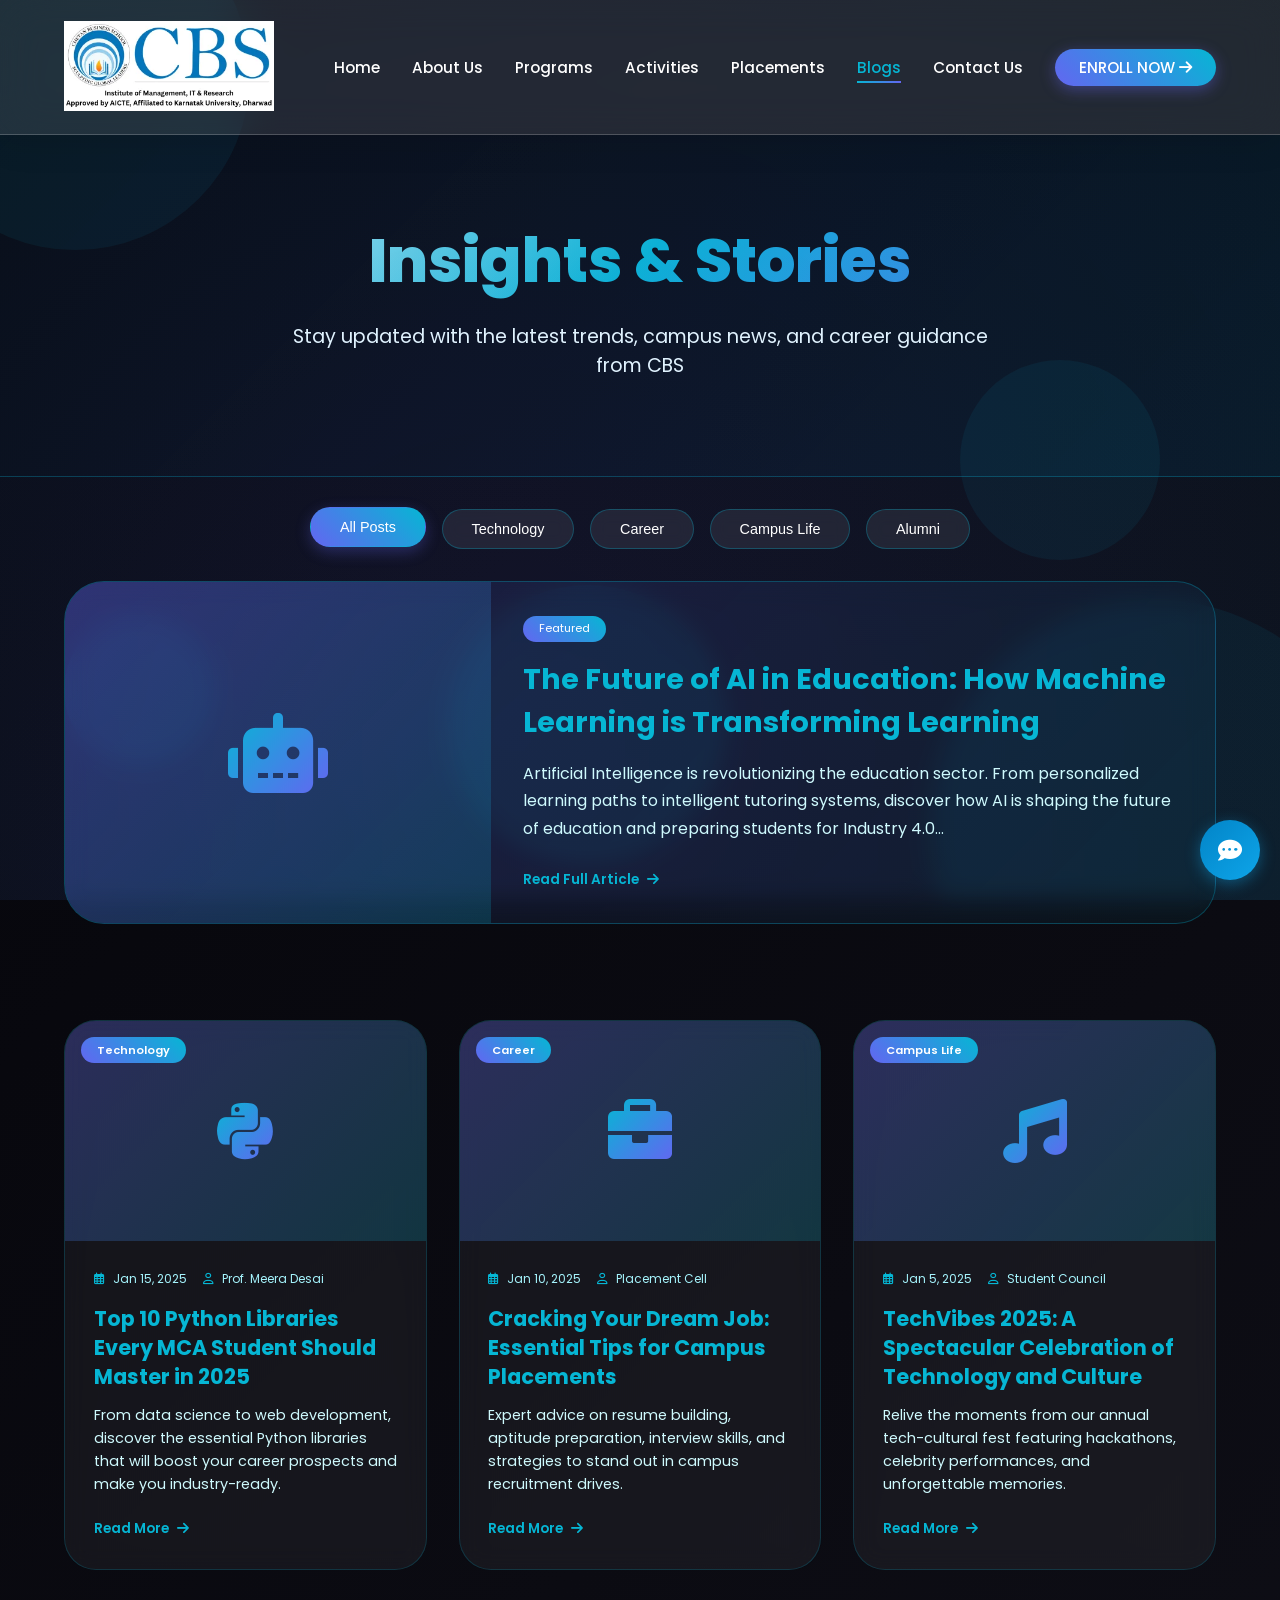
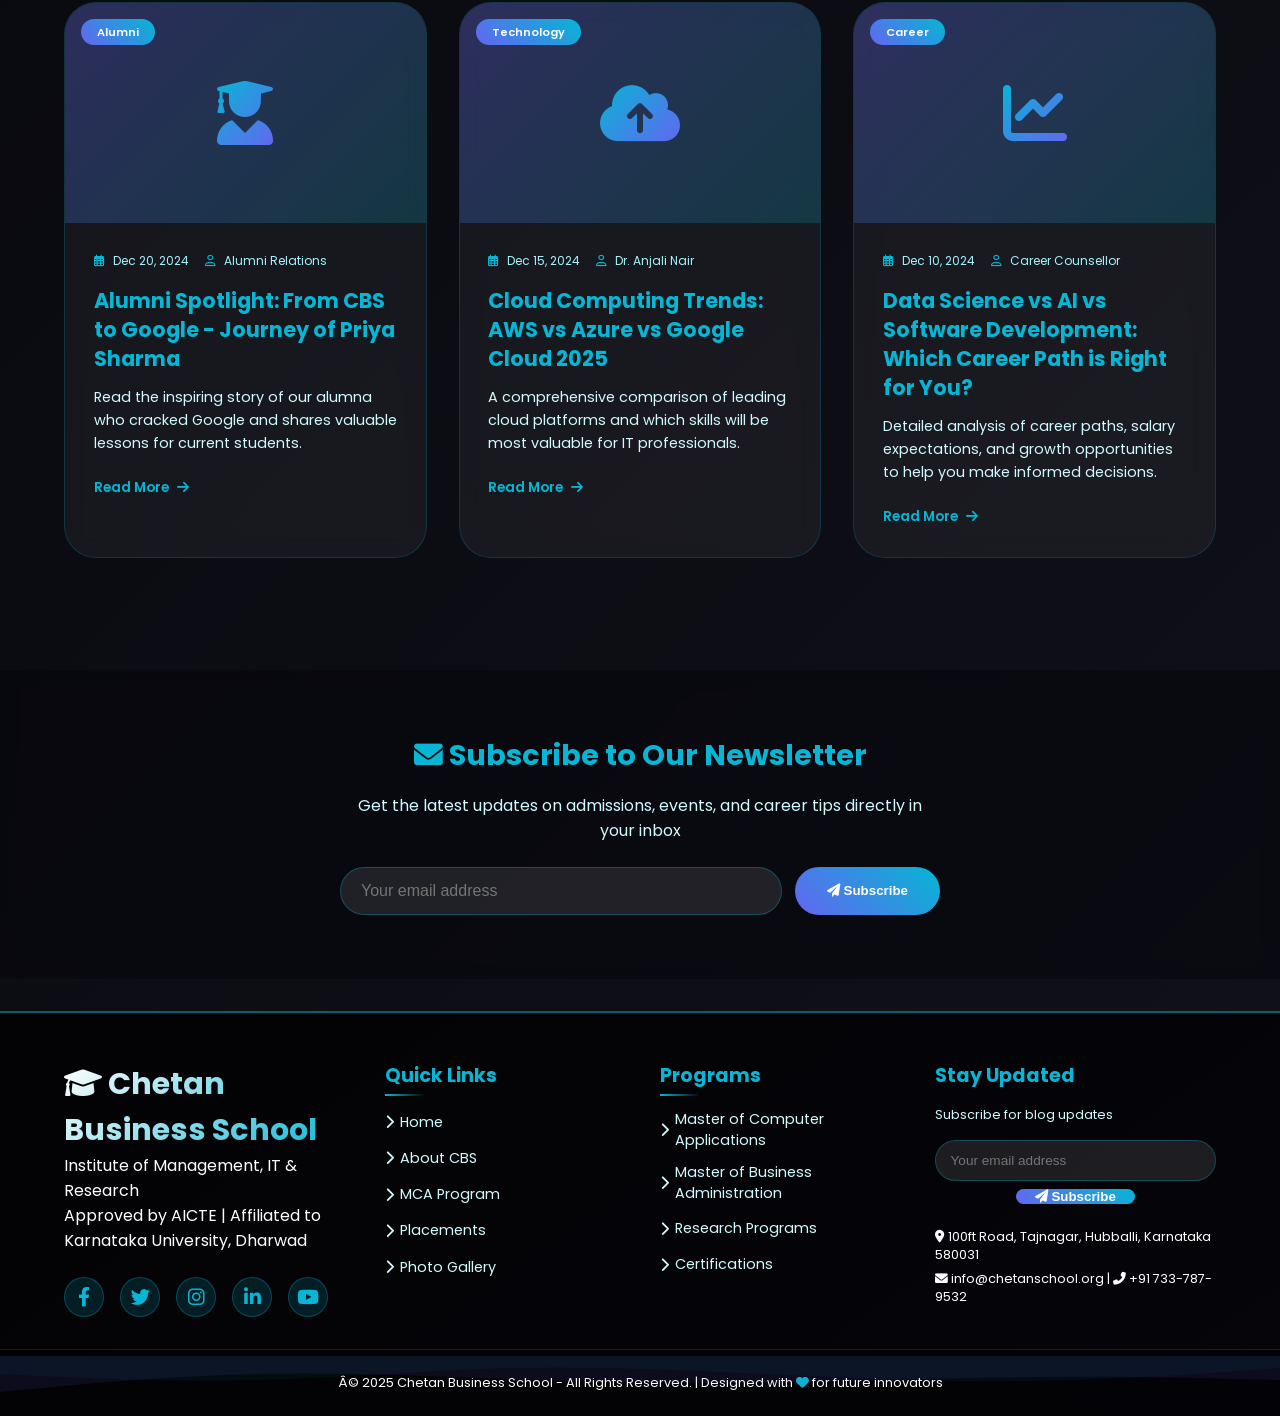
<file: frontend/blog.html>
﻿<!DOCTYPE html>
<html lang="en">

<head>
    <meta charset="UTF-8">
    <meta name="viewport" content="width=device-width, initial-scale=1.0, user-scalable=no">
    <title>Chetan Business School | Blog - Insights & Updates</title>
    <!-- Google Fonts & Font Awesome -->
    <link
        href="https://fonts.googleapis.com/css2?family=Inter:opsz,wght@14..32,300;14..32,400;14..32,600;14..32,700;14..32,800&family=Poppins:wght@300;400;600;700;800;900&display=swap"
        rel="stylesheet">
    <link rel="stylesheet" href="https://cdnjs.cloudflare.com/ajax/libs/font-awesome/6.0.0-beta3/css/all.min.css">
    <!-- AOS Animation Library -->
    <link href="https://unpkg.com/aos@2.3.1/dist/aos.css" rel="stylesheet">
    <link rel="stylesheet" href="enroll-modal.css">
    <style>
        * {
            margin: 0;
            padding: 0;
            box-sizing: border-box;
        }

        body {
            font-family: 'Poppins', 'Inter', sans-serif;
            overflow-x: hidden;
            background: linear-gradient(135deg, #05050a 0%, #11111a 100%);
            color: #fff;
        }

        /* Animated Background */
        .animated-bg {
            position: fixed;
            top: 0;
            left: 0;
            width: 100%;
            height: 100%;
            z-index: 0;
            overflow: hidden;
        }

        .animated-bg::before {
            content: '';
            position: absolute;
            width: 200%;
            height: 200%;
            background: radial-gradient(circle at 20% 40%, rgba(99, 102, 241, 0.12) 0%, rgba(6, 182, 212, 0.05) 50%, transparent 80%);
            animation: bgMove 25s ease-in-out infinite;
        }

        @keyframes bgMove {

            0%,
            100% {
                transform: translate(0, 0) rotate(0deg);
            }

            33% {
                transform: translate(-5%, -5%) rotate(2deg);
            }

            66% {
                transform: translate(5%, 3%) rotate(-1deg);
            }
        }

        .floating-shapes {
            position: absolute;
            width: 100%;
            height: 100%;
            overflow: hidden;
        }

        .floating-shapes div {
            position: absolute;
            background: rgba(6, 182, 212, 0.07);
            border-radius: 50%;
            animation: floatShape 18s infinite ease-in-out;
        }

        .shape1 {
            width: 350px;
            height: 350px;
            top: -100px;
            left: -100px;
            animation-delay: 0s;
        }

        .shape2 {
            width: 450px;
            height: 450px;
            bottom: -150px;
            right: -100px;
            animation-delay: -4s;
            animation-duration: 22s;
        }

        .shape3 {
            width: 200px;
            height: 200px;
            top: 40%;
            left: 75%;
            animation-delay: -7s;
        }

        .shape4 {
            width: 150px;
            height: 150px;
            bottom: 15%;
            left: 5%;
            animation-delay: -2s;
        }

        .shape5 {
            width: 280px;
            height: 280px;
            top: 65%;
            left: 35%;
            animation-delay: -10s;
        }

        @keyframes floatShape {

            0%,
            100% {
                transform: translateY(0) rotate(0deg) scale(1);
            }

            50% {
                transform: translateY(-40px) rotate(10deg) scale(1.05);
            }
        }

        /* Navbar */
        .navbar {
            position: relative;
            z-index: 100;
            display: flex;
            justify-content: space-between;
            align-items: center;
            padding: 1rem 5%;
            background: rgba(255, 255, 255, 0.1);
            backdrop-filter: blur(20px);
            border-bottom: 1px solid rgba(255, 255, 255, 0.2);
            flex-wrap: wrap;
            box-shadow: 0 8px 32px rgba(0, 0, 0, 0.1);
            transition: all 0.3s ease;
        }

        .navbar.scrolled {
            background: rgba(5, 5, 10, 0.95);
            backdrop-filter: blur(20px);
            padding: 0.7rem 5%;
        }

        .logo h2 {
            font-size: 1.8rem;
            font-weight: 800;
            background: linear-gradient(135deg, #FFFFFF, #06b6d4, #6366f1);
            -webkit-background-clip: text;
            background-clip: text;
            color: transparent;
        }

        .logo p {
            font-size: 0.7rem;
            letter-spacing: 1px;
            color: #ecfeff;
            font-weight: 300;
        }

        .nav-links {
            display: flex;
            gap: 2rem;
            list-style: none;
        }

        .nav-links a {
            text-decoration: none;
            color: white;
            font-weight: 500;
            transition: 0.3s;
            font-size: 0.95rem;
            position: relative;
        }

        .nav-links a::after {
            content: '';
            position: absolute;
            bottom: -5px;
            left: 0;
            width: 0;
            height: 2px;
            background: linear-gradient(90deg, #06b6d4, #6366f1);
            transition: width 0.3s ease;
        }

        .nav-links a:hover::after,
        .nav-links a.active::after {
            width: 100%;
        }

        .nav-links a:hover,
        .nav-links a.active {
            color: #06b6d4;
        }

        .enroll-btn {
            background: linear-gradient(45deg, #6366f1, #06b6d4);
            padding: 0.5rem 1.5rem;
            border-radius: 40px;
            font-weight: bold;
            color: white !important;
            box-shadow: 0 4px 15px rgba(99, 102, 241, 0.4);
            transition: all 0.3s ease;
        }

        .enroll-btn:hover {
            transform: translateY(-2px) scale(1.05);
            box-shadow: 0 8px 25px rgba(6, 182, 212, 0.5);
        }

        .enroll-btn::after {
            display: none;
        }

        /* Hero Section */
        .blog-hero {
            text-align: center;
            padding: 5rem 2rem 6rem;
            background: linear-gradient(135deg, rgba(5, 5, 10, 0.7) 0%, rgba(5, 30, 45, 0.5) 100%);
            border-bottom: 1px solid rgba(6, 182, 212, 0.3);
        }

        .blog-hero h1 {
            font-size: 3.8rem;
            font-weight: 800;
            background: linear-gradient(135deg, #FFFFFF, #06b6d4, #6366f1);
            -webkit-background-clip: text;
            background-clip: text;
            color: transparent;
            margin-bottom: 1rem;
            animation: titleReveal 0.8s ease-out;
        }

        .blog-hero p {
            font-size: 1.2rem;
            max-width: 700px;
            margin: 0 auto;
            color: #e0f2fe;
            animation: fadeUp 0.8s ease-out 0.2s both;
        }

        @keyframes titleReveal {
            from {
                opacity: 0;
                transform: translateY(-50px) scale(0.9);
            }

            to {
                opacity: 1;
                transform: translateY(0) scale(1);
            }
        }

        @keyframes fadeUp {
            from {
                opacity: 0;
                transform: translateY(30px);
            }

            to {
                opacity: 1;
                transform: translateY(0);
            }
        }

        /* Category Filters */
        .categories {
            display: flex;
            flex-wrap: wrap;
            justify-content: center;
            gap: 1rem;
            padding: 2rem 5% 0;
            max-width: 1200px;
            margin: 0 auto;
        }

        .category-btn {
            background: rgba(255, 255, 255, 0.08);
            backdrop-filter: blur(8px);
            border: 1px solid rgba(6, 182, 212, 0.3);
            padding: 0.7rem 1.8rem;
            border-radius: 50px;
            color: white;
            font-weight: 500;
            cursor: pointer;
            transition: all 0.3s ease;
            font-size: 0.9rem;
        }

        .category-btn:hover,
        .category-btn.active {
            background: linear-gradient(45deg, #6366f1, #06b6d4);
            border-color: transparent;
            transform: translateY(-2px);
            box-shadow: 0 5px 15px rgba(99, 102, 241, 0.3);
        }

        /* Blog Grid */
        .blog-grid {
            padding: 3rem 5% 5rem;
            max-width: 1400px;
            margin: 0 auto;
            display: grid;
            grid-template-columns: repeat(auto-fit, minmax(350px, 1fr));
            gap: 2rem;
        }

        .blog-card {
            background: rgba(255, 255, 255, 0.05);
            backdrop-filter: blur(12px);
            border-radius: 32px;
            overflow: hidden;
            transition: all 0.4s cubic-bezier(0.2, 0.9, 0.4, 1.1);
            border: 1px solid rgba(6, 182, 212, 0.2);
            position: relative;
        }

        .blog-card:hover {
            transform: translateY(-10px);
            border-color: #06b6d4;
            box-shadow: 0 25px 40px rgba(0, 0, 0, 0.3), 0 0 30px rgba(6, 182, 212, 0.1);
        }

        .blog-image {
            height: 220px;
            background: linear-gradient(135deg, rgba(99, 102, 241, 0.3), rgba(6, 182, 212, 0.2));
            display: flex;
            align-items: center;
            justify-content: center;
            position: relative;
            overflow: hidden;
        }

        .blog-image i {
            font-size: 4rem;
            background: linear-gradient(135deg, #06b6d4, #6366f1);
            -webkit-background-clip: text;
            background-clip: text;
            color: transparent;
            transition: 0.3s;
        }

        .blog-card:hover .blog-image i {
            transform: scale(1.1);
        }

        .blog-category {
            position: absolute;
            top: 1rem;
            left: 1rem;
            background: linear-gradient(45deg, #6366f1, #06b6d4);
            padding: 0.3rem 1rem;
            border-radius: 20px;
            font-size: 0.7rem;
            font-weight: 600;
        }

        .blog-content {
            padding: 1.8rem;
        }

        .blog-meta {
            display: flex;
            gap: 1rem;
            margin-bottom: 1rem;
            font-size: 0.75rem;
            color: #a5f3fc;
        }

        .blog-meta i {
            margin-right: 5px;
            color: #06b6d4;
        }

        .blog-content h3 {
            font-size: 1.3rem;
            color: #06b6d4;
            margin-bottom: 0.8rem;
            line-height: 1.4;
        }

        .blog-content p {
            color: #cffafe;
            line-height: 1.6;
            font-size: 0.9rem;
            margin-bottom: 1.2rem;
        }

        .read-more {
            color: #06b6d4;
            text-decoration: none;
            font-size: 0.85rem;
            font-weight: 600;
            display: inline-flex;
            align-items: center;
            gap: 8px;
            transition: 0.3s;
        }

        .read-more:hover {
            transform: translateX(5px);
            color: white;
        }

        /* Featured Post */
        .featured-section {
            padding: 2rem 5% 3rem;
            max-width: 1300px;
            margin: 0 auto;
        }

        .section-title {
            text-align: center;
            font-size: 2.5rem;
            font-weight: 700;
            margin-bottom: 3rem;
            background: linear-gradient(135deg, #FFFFFF, #06b6d4);
            -webkit-background-clip: text;
            background-clip: text;
            color: transparent;
            position: relative;
        }

        .section-title::after {
            content: '';
            position: absolute;
            bottom: -15px;
            left: 50%;
            transform: translateX(-50%);
            width: 80px;
            height: 3px;
            background: linear-gradient(90deg, #06b6d4, #6366f1);
            border-radius: 3px;
        }

        .featured-card {
            background: linear-gradient(135deg, rgba(99, 102, 241, 0.15), rgba(6, 182, 212, 0.05));
            backdrop-filter: blur(12px);
            border-radius: 40px;
            display: flex;
            flex-wrap: wrap;
            overflow: hidden;
            border: 1px solid rgba(6, 182, 212, 0.3);
            transition: 0.3s;
        }

        .featured-card:hover {
            border-color: #06b6d4;
            transform: translateY(-5px);
        }

        .featured-image {
            flex: 1;
            min-width: 280px;
            background: linear-gradient(135deg, rgba(99, 102, 241, 0.3), rgba(6, 182, 212, 0.2));
            display: flex;
            align-items: center;
            justify-content: center;
            padding: 3rem;
        }

        .featured-image i {
            font-size: 5rem;
            background: linear-gradient(135deg, #06b6d4, #6366f1);
            -webkit-background-clip: text;
            background-clip: text;
            color: transparent;
        }

        .featured-content {
            flex: 2;
            padding: 2rem;
        }

        .featured-badge {
            display: inline-block;
            background: linear-gradient(45deg, #6366f1, #06b6d4);
            padding: 0.3rem 1rem;
            border-radius: 20px;
            font-size: 0.7rem;
            margin-bottom: 1rem;
        }

        .featured-content h2 {
            font-size: 1.8rem;
            color: #06b6d4;
            margin-bottom: 1rem;
        }

        .featured-content p {
            color: #cffafe;
            line-height: 1.7;
            margin-bottom: 1.5rem;
        }

        /* Newsletter Section */
        .newsletter-section {
            padding: 4rem 5%;
            background: rgba(5, 5, 10, 0.5);
            backdrop-filter: blur(8px);
            margin: 2rem 0;
            text-align: center;
        }

        .newsletter-container {
            max-width: 600px;
            margin: 0 auto;
        }

        .newsletter-container h3 {
            font-size: 1.8rem;
            color: #06b6d4;
            margin-bottom: 1rem;
        }

        .newsletter-container p {
            color: #cffafe;
            margin-bottom: 1.5rem;
        }

        .newsletter-form {
            display: flex;
            flex-wrap: wrap;
            gap: 0.8rem;
            justify-content: center;
        }

        .newsletter-form input {
            flex: 1;
            min-width: 250px;
            padding: 14px 20px;
            border-radius: 50px;
            border: none;
            background: rgba(255, 255, 255, 0.1);
            color: white;
            font-size: 1rem;
            outline: none;
            border: 1px solid rgba(6, 182, 212, 0.3);
            transition: 0.3s;
        }

        .newsletter-form input:focus {
            border-color: #06b6d4;
            background: rgba(255, 255, 255, 0.15);
        }

        .newsletter-form button {
            background: linear-gradient(45deg, #6366f1, #06b6d4);
            border: none;
            padding: 14px 2rem;
            border-radius: 50px;
            color: white;
            font-weight: bold;
            cursor: pointer;
            transition: 0.3s;
        }

        .newsletter-form button:hover {
            transform: scale(1.02);
            box-shadow: 0 5px 15px rgba(99, 102, 241, 0.4);
        }

        /* Contact Strip */
        .contact-strip {
            display: flex;
            flex-wrap: wrap;
            justify-content: space-between;
            align-items: center;
            background: rgba(10, 10, 15, 0.85);
            backdrop-filter: blur(12px);
            padding: 1.2rem 5%;
            gap: 1.5rem;
            border-top: 1px solid rgba(6, 182, 212, 0.3);
            border-bottom: 1px solid rgba(6, 182, 212, 0.3);
        }

        .contact-info span,
        .contact-info a {
            color: #ecfeff;
            margin-right: 1.5rem;
            font-size: 0.85rem;
            text-decoration: none;
            transition: 0.3s;
        }

        .contact-info span:hover,
        .contact-info a:hover {
            color: #06b6d4;
        }

        .contact-info i {
            margin-right: 6px;
            color: #06b6d4;
        }

        /* Footer */
        .premium-footer {
            background: linear-gradient(145deg, #030305 0%, #05050a 100%);
            border-top: 2px solid rgba(6, 182, 212, 0.5);
            position: relative;
            overflow: hidden;
        }

        .footer-waves {
            position: absolute;
            bottom: 0;
            left: 0;
            width: 100%;
            overflow: hidden;
            line-height: 0;
            transform: rotate(180deg);
            opacity: 0.4;
        }

        .footer-waves svg {
            position: relative;
            display: block;
            width: calc(100% + 1.3px);
            height: 60px;
        }

        .footer-container {
            max-width: 1300px;
            margin: 0 auto;
            padding: 3rem 5% 2rem;
            position: relative;
            z-index: 2;
            display: flex;
            flex-wrap: wrap;
            justify-content: space-between;
            gap: 2.5rem;
        }

        .footer-brand {
            flex: 1.2;
            min-width: 220px;
        }

        .footer-brand h3 {
            font-size: 1.9rem;
            background: linear-gradient(135deg, #fff, #06b6d4);
            -webkit-background-clip: text;
            background-clip: text;
            color: transparent;
        }

        .social-icons {
            display: flex;
            gap: 1rem;
            margin-top: 1.5rem;
        }

        .social-icons a {
            display: flex;
            align-items: center;
            justify-content: center;
            width: 40px;
            height: 40px;
            background: rgba(6, 182, 212, 0.15);
            border-radius: 50%;
            color: #06b6d4;
            font-size: 1.2rem;
            transition: all 0.3s ease;
            border: 1px solid rgba(6, 182, 212, 0.3);
            text-decoration: none;
        }

        .social-icons a:hover {
            background: #6366f1;
            color: white;
            transform: translateY(-5px) rotate(360deg);
        }

        .footer-links {
            flex: 1;
            min-width: 150px;
        }

        .footer-links h4 {
            color: #06b6d4;
            font-size: 1.2rem;
            margin-bottom: 1.2rem;
            position: relative;
        }

        .footer-links h4:after {
            content: '';
            position: absolute;
            bottom: -6px;
            left: 0;
            width: 40px;
            height: 2px;
            background: linear-gradient(90deg, #06b6d4, transparent);
        }

        .footer-links ul {
            list-style: none;
        }

        .footer-links li {
            margin-bottom: 0.7rem;
        }

        .footer-links a {
            color: #cffafe;
            text-decoration: none;
            font-size: 0.9rem;
            transition: 0.3s;
            display: inline-flex;
            align-items: center;
            gap: 6px;
        }

        .footer-links a:hover {
            color: #06b6d4;
            transform: translateX(8px);
        }

        .footer-newsletter {
            flex: 1.2;
            min-width: 240px;
        }

        .footer-newsletter h4 {
            color: #06b6d4;
            font-size: 1.2rem;
            margin-bottom: 1rem;
        }

        .footer-newsletter .newsletter-form {
            display: flex;
            flex-wrap: wrap;
            gap: 0.5rem;
        }

        .footer-newsletter .newsletter-form input {
            flex: 1;
            padding: 12px 15px;
            border-radius: 50px;
            border: none;
            background: rgba(255, 255, 255, 0.1);
            color: white;
            font-size: 0.85rem;
            outline: none;
            border: 1px solid rgba(6, 182, 212, 0.3);
        }

        .footer-newsletter .newsletter-form button {
            background: linear-gradient(45deg, #6366f1, #06b6d4);
            border: none;
            padding: 0 1.2rem;
            border-radius: 50px;
            color: white;
            font-weight: bold;
            cursor: pointer;
        }

        .footer-bottom {
            text-align: center;
            padding: 1.5rem;
            border-top: 1px solid rgba(6, 182, 212, 0.2);
            font-size: 0.8rem;
            background: rgba(0, 0, 0, 0.3);
        }

        @media (max-width: 900px) {
            .navbar {
                flex-direction: column;
                gap: 0.8rem;
            }

            .nav-links {
                flex-wrap: wrap;
                justify-content: center;
                gap: 1rem;
            }

            .blog-hero h1 {
                font-size: 2.2rem;
            }

            .blog-grid {
                grid-template-columns: 1fr;
            }

            .featured-card {
                flex-direction: column;
            }

            .contact-strip {
                flex-direction: column;
                text-align: center;
            }

            .footer-container {
                flex-direction: column;
                gap: 2rem;
            }

            .categories {
                gap: 0.8rem;
            }

            .category-btn {
                padding: 0.5rem 1.2rem;
                font-size: 0.8rem;
            }
        }

        ::-webkit-scrollbar {
            width: 8px;
        }

        ::-webkit-scrollbar-track {
            background: #0a0a0f;
        }

        ::-webkit-scrollbar-thumb {
            background: #6366f1;
            border-radius: 10px;
        }

        .hidden-category {
            display: none;
        }
    </style>
</head>

<body>

    <div class="animated-bg">
        <div class="floating-shapes">
            <div class="shape1"></div>
            <div class="shape2"></div>
            <div class="shape3"></div>
            <div class="shape4"></div>
            <div class="shape5"></div>
        </div>
    </div>

    <div class="main-content">
        <nav class="navbar" id="navbar">
            <div class="logo">
                <img src="images/cbs-logo.webp" alt="CBS Logo" style="height: 90px; margin-top: 5px;">
            </div>
            <ul class="nav-links">
                <li><a href="index.html">Home</a></li>
                <li><a href="about.html">About Us</a></li>
                <li><a href="programs.html">Programs</a></li>
                <li><a href="activities.html">Activities</a></li>
                <li><a href="placement.html">Placements</a></li>
                <li><a href="blog.html" class="active">Blogs</a></li>
                <li><a href="contact.html">Contact Us</a></li>
                <li><a href="#" class="enroll-btn">ENROLL NOW <i class="fas fa-arrow-right"></i></a></li>
            </ul>
        </nav>

        <div class="blog-hero">
            <h1>Insights & Stories</h1>
            <p>Stay updated with the latest trends, campus news, and career guidance from CBS</p>
        </div>

        <!-- Category Filters -->
        <div class="categories" data-aos="fade-up">
            <button class="category-btn active" data-category="all">All Posts</button>
            <button class="category-btn" data-category="tech">Technology</button>
            <button class="category-btn" data-category="career">Career</button>
            <button class="category-btn" data-category="campus">Campus Life</button>
            <button class="category-btn" data-category="alumni">Alumni</button>
        </div>

        <!-- Featured Post -->
        <div class="featured-section" data-aos="fade-up">
            <div class="featured-card">
                <div class="featured-image">
                    <i class="fas fa-robot"></i>
                </div>
                <div class="featured-content">
                    <span class="featured-badge">Featured</span>
                    <h2>The Future of AI in Education: How Machine Learning is Transforming Learning</h2>
                    <p>Artificial Intelligence is revolutionizing the education sector. From personalized learning paths
                        to intelligent tutoring systems, discover how AI is shaping the future of education and
                        preparing students for Industry 4.0...</p>
                    <a href="#" class="read-more">Read Full Article <i class="fas fa-arrow-right"></i></a>
                </div>
            </div>
        </div>

        <!-- Blog Grid -->
        <div class="blog-grid" id="blogGrid">
            <!-- Blog 1 - Tech -->
            <div class="blog-card" data-aos="fade-up" data-aos-delay="100" data-category="tech">
                <div class="blog-image">
                    <i class="fab fa-python"></i>
                    <span class="blog-category">Technology</span>
                </div>
                <div class="blog-content">
                    <div class="blog-meta">
                        <span><i class="far fa-calendar-alt"></i> Jan 15, 2025</span>
                        <span><i class="far fa-user"></i> Prof. Meera Desai</span>
                    </div>
                    <h3>Top 10 Python Libraries Every MCA Student Should Master in 2025</h3>
                    <p>From data science to web development, discover the essential Python libraries that will boost
                        your career prospects and make you industry-ready.</p>
                    <a href="#" class="read-more">Read More <i class="fas fa-arrow-right"></i></a>
                </div>
            </div>

            <!-- Blog 2 - Career -->
            <div class="blog-card" data-aos="fade-up" data-aos-delay="150" data-category="career">
                <div class="blog-image">
                    <i class="fas fa-briefcase"></i>
                    <span class="blog-category">Career</span>
                </div>
                <div class="blog-content">
                    <div class="blog-meta">
                        <span><i class="far fa-calendar-alt"></i> Jan 10, 2025</span>
                        <span><i class="far fa-user"></i> Placement Cell</span>
                    </div>
                    <h3>Cracking Your Dream Job: Essential Tips for Campus Placements</h3>
                    <p>Expert advice on resume building, aptitude preparation, interview skills, and strategies to stand
                        out in campus recruitment drives.</p>
                    <a href="#" class="read-more">Read More <i class="fas fa-arrow-right"></i></a>
                </div>
            </div>

            <!-- Blog 3 - Campus -->
            <div class="blog-card" data-aos="fade-up" data-aos-delay="200" data-category="campus">
                <div class="blog-image">
                    <i class="fas fa-music"></i>
                    <span class="blog-category">Campus Life</span>
                </div>
                <div class="blog-content">
                    <div class="blog-meta">
                        <span><i class="far fa-calendar-alt"></i> Jan 5, 2025</span>
                        <span><i class="far fa-user"></i> Student Council</span>
                    </div>
                    <h3>TechVibes 2025: A Spectacular Celebration of Technology and Culture</h3>
                    <p>Relive the moments from our annual tech-cultural fest featuring hackathons, celebrity
                        performances, and unforgettable memories.</p>
                    <a href="#" class="read-more">Read More <i class="fas fa-arrow-right"></i></a>
                </div>
            </div>

            <!-- Blog 4 - Alumni -->
            <div class="blog-card" data-aos="fade-up" data-aos-delay="250" data-category="alumni">
                <div class="blog-image">
                    <i class="fas fa-user-graduate"></i>
                    <span class="blog-category">Alumni</span>
                </div>
                <div class="blog-content">
                    <div class="blog-meta">
                        <span><i class="far fa-calendar-alt"></i> Dec 20, 2024</span>
                        <span><i class="far fa-user"></i> Alumni Relations</span>
                    </div>
                    <h3>Alumni Spotlight: From CBS to Google - Journey of Priya Sharma</h3>
                    <p>Read the inspiring story of our alumna who cracked Google and shares valuable lessons for current
                        students.</p>
                    <a href="#" class="read-more">Read More <i class="fas fa-arrow-right"></i></a>
                </div>
            </div>

            <!-- Blog 5 - Tech -->
            <div class="blog-card" data-aos="fade-up" data-aos-delay="300" data-category="tech">
                <div class="blog-image">
                    <i class="fas fa-cloud-arrow-up"></i>
                    <span class="blog-category">Technology</span>
                </div>
                <div class="blog-content">
                    <div class="blog-meta">
                        <span><i class="far fa-calendar-alt"></i> Dec 15, 2024</span>
                        <span><i class="far fa-user"></i> Dr. Anjali Nair</span>
                    </div>
                    <h3>Cloud Computing Trends: AWS vs Azure vs Google Cloud 2025</h3>
                    <p>A comprehensive comparison of leading cloud platforms and which skills will be most valuable for
                        IT professionals.</p>
                    <a href="#" class="read-more">Read More <i class="fas fa-arrow-right"></i></a>
                </div>
            </div>

            <!-- Blog 6 - Career -->
            <div class="blog-card" data-aos="fade-up" data-aos-delay="350" data-category="career">
                <div class="blog-image">
                    <i class="fas fa-chart-line"></i>
                    <span class="blog-category">Career</span>
                </div>
                <div class="blog-content">
                    <div class="blog-meta">
                        <span><i class="far fa-calendar-alt"></i> Dec 10, 2024</span>
                        <span><i class="far fa-user"></i> Career Counsellor</span>
                    </div>
                    <h3>Data Science vs AI vs Software Development: Which Career Path is Right for You?</h3>
                    <p>Detailed analysis of career paths, salary expectations, and growth opportunities to help you make
                        informed decisions.</p>
                    <a href="#" class="read-more">Read More <i class="fas fa-arrow-right"></i></a>
                </div>
            </div>
        </div>

        <!-- Newsletter Section -->
        <div class="newsletter-section" data-aos="fade-up">
            <div class="newsletter-container">
                <h3><i class="fas fa-envelope"></i> Subscribe to Our Newsletter</h3>
                <p>Get the latest updates on admissions, events, and career tips directly in your inbox</p>
                <div class="newsletter-form">
                    <input type="email" placeholder="Your email address">
                    <button><i class="fas fa-paper-plane"></i> Subscribe</button>
                </div>
            </div>
        </div>



        <footer class="premium-footer">
            <div class="footer-waves">
                <svg xmlns="http://www.w3.org/2000/svg" viewBox="0 0 1440 320" preserveAspectRatio="none">
                    <path fill="#6366f1" fill-opacity="0.25"
                        d="M0,192L48,197.3C96,203,192,213,288,208C384,203,480,181,576,176C672,171,768,181,864,197.3C960,213,1056,235,1152,224C1248,213,1344,171,1392,149.3L1440,128L1440,320L1392,320C1344,320,1248,320,1152,320C1056,320,960,320,864,320C768,320,672,320,576,320C480,320,384,320,288,320C192,320,96,320,48,320L0,320Z">
                    </path>
                    <path fill="#06b6d4" fill-opacity="0.15"
                        d="M0,256L48,240C96,224,192,192,288,186.7C384,181,480,203,576,224C672,245,768,267,864,256C960,245,1056,203,1152,192C1248,181,1344,203,1392,213.3L1440,224L1440,320L1392,320C1344,320,1248,320,1152,320C1056,320,960,320,864,320C768,320,672,320,576,320C480,320,384,320,288,320C192,320,96,320,48,320L0,320Z">
                    </path>
                </svg>
            </div>
            <div class="footer-container">
                <div class="footer-brand">
                    <h3><i class="fas fa-graduation-cap"></i> Chetan Business School</h3>
                    <p>Institute of Management, IT & Research<br>Approved by AICTE | Affiliated to Karnataka University,
                        Dharwad</p>
                    <div class="social-icons">
                        <a href="#"><i class="fab fa-facebook-f"></i></a>
                        <a href="#"><i class="fab fa-twitter"></i></a>
                        <a href="#"><i class="fab fa-instagram"></i></a>
                        <a href="#"><i class="fab fa-linkedin-in"></i></a>
                        <a href="#"><i class="fab fa-youtube"></i></a>
                    </div>
                </div>
                <div class="footer-links">
                    <h4>Quick Links</h4>
                    <ul>
                        <li><a href="index.html"><i class="fas fa-chevron-right"></i> Home</a></li>
                        <li><a href="about.html"><i class="fas fa-chevron-right"></i> About CBS</a></li>
                        <li><a href="programs.html"><i class="fas fa-chevron-right"></i> MCA Program</a></li>
                        <li><a href="placement.html"><i class="fas fa-chevron-right"></i> Placements</a></li>
                        <li><a href="#"><i class="fas fa-chevron-right"></i> Photo Gallery</a></li>
                    </ul>
                </div>
                <div class="footer-links">
                    <h4>Programs</h4>
                    <ul>
                        <li><a href="#"><i class="fas fa-chevron-right"></i> Master of Computer Applications</a></li>
                        <li><a href="#"><i class="fas fa-chevron-right"></i> Master of Business Administration</a></li>
                        <li><a href="#"><i class="fas fa-chevron-right"></i> Research Programs</a></li>
                        <li><a href="#"><i class="fas fa-chevron-right"></i> Certifications</a></li>
                    </ul>
                </div>
                <div class="footer-newsletter">
                    <h4>Stay Updated</h4>
                    <p style="font-size:0.8rem; margin-bottom:1rem; color:#cffafe;">Subscribe for blog updates</p>
                    <div class="newsletter-form">
                        <input type="email" placeholder="Your email address">
                        <button><i class="fas fa-paper-plane"></i> Subscribe</button>
                    </div>
                    <div style="margin-top: 1.5rem;">
                        <p style="font-size:0.8rem;"><i class="fas fa-map-marker-alt"></i> 100ft Road, Tajnagar,
                            Hubballi, Karnataka 580031</p>
                        <p style="font-size:0.8rem; margin-top:6px;"><i class="fas fa-envelope"></i>
                            info@chetanschool.org | <i class="fas fa-phone-alt"></i> +91 733-787-9532</p>
                    </div>
                </div>
            </div>
            <div class="footer-bottom">
                <p>Â© 2025 Chetan Business School - All Rights Reserved. | Designed with <i class="fas fa-heart"
                        style="color:#06b6d4;"></i> for future innovators</p>
            </div>
        </footer>
    </div>

    <script src="https://unpkg.com/aos@2.3.1/dist/aos.js"></script>
    <script>
        AOS.init({
            duration: 800,
            once: true,
            offset: 100
        });

        // Navbar scroll effect
        window.addEventListener('scroll', function () {
            const navbar = document.getElementById('navbar');
            if (window.scrollY > 50) {
                navbar.classList.add('scrolled');
            } else {
                navbar.classList.remove('scrolled');
            }
        });

        // Category Filter Functionality
        const categoryBtns = document.querySelectorAll('.category-btn');
        const blogCards = document.querySelectorAll('.blog-card');

        categoryBtns.forEach(btn => {
            btn.addEventListener('click', () => {
                categoryBtns.forEach(b => b.classList.remove('active'));
                btn.classList.add('active');

                const category = btn.getAttribute('data-category');

                blogCards.forEach(card => {
                    if (category === 'all' || card.getAttribute('data-category') === category) {
                        card.style.display = 'block';
                        card.style.animation = 'fadeUp 0.5s ease-out';
                    } else {
                        card.style.display = 'none';
                    }
                });
            });
        });
    </script>
    <script src="enroll-modal.js"></script>

    <link rel="stylesheet" href="css/chatbot.css">
    <script src="js/chatbot.js"></script>
</body>

</html>
</file>
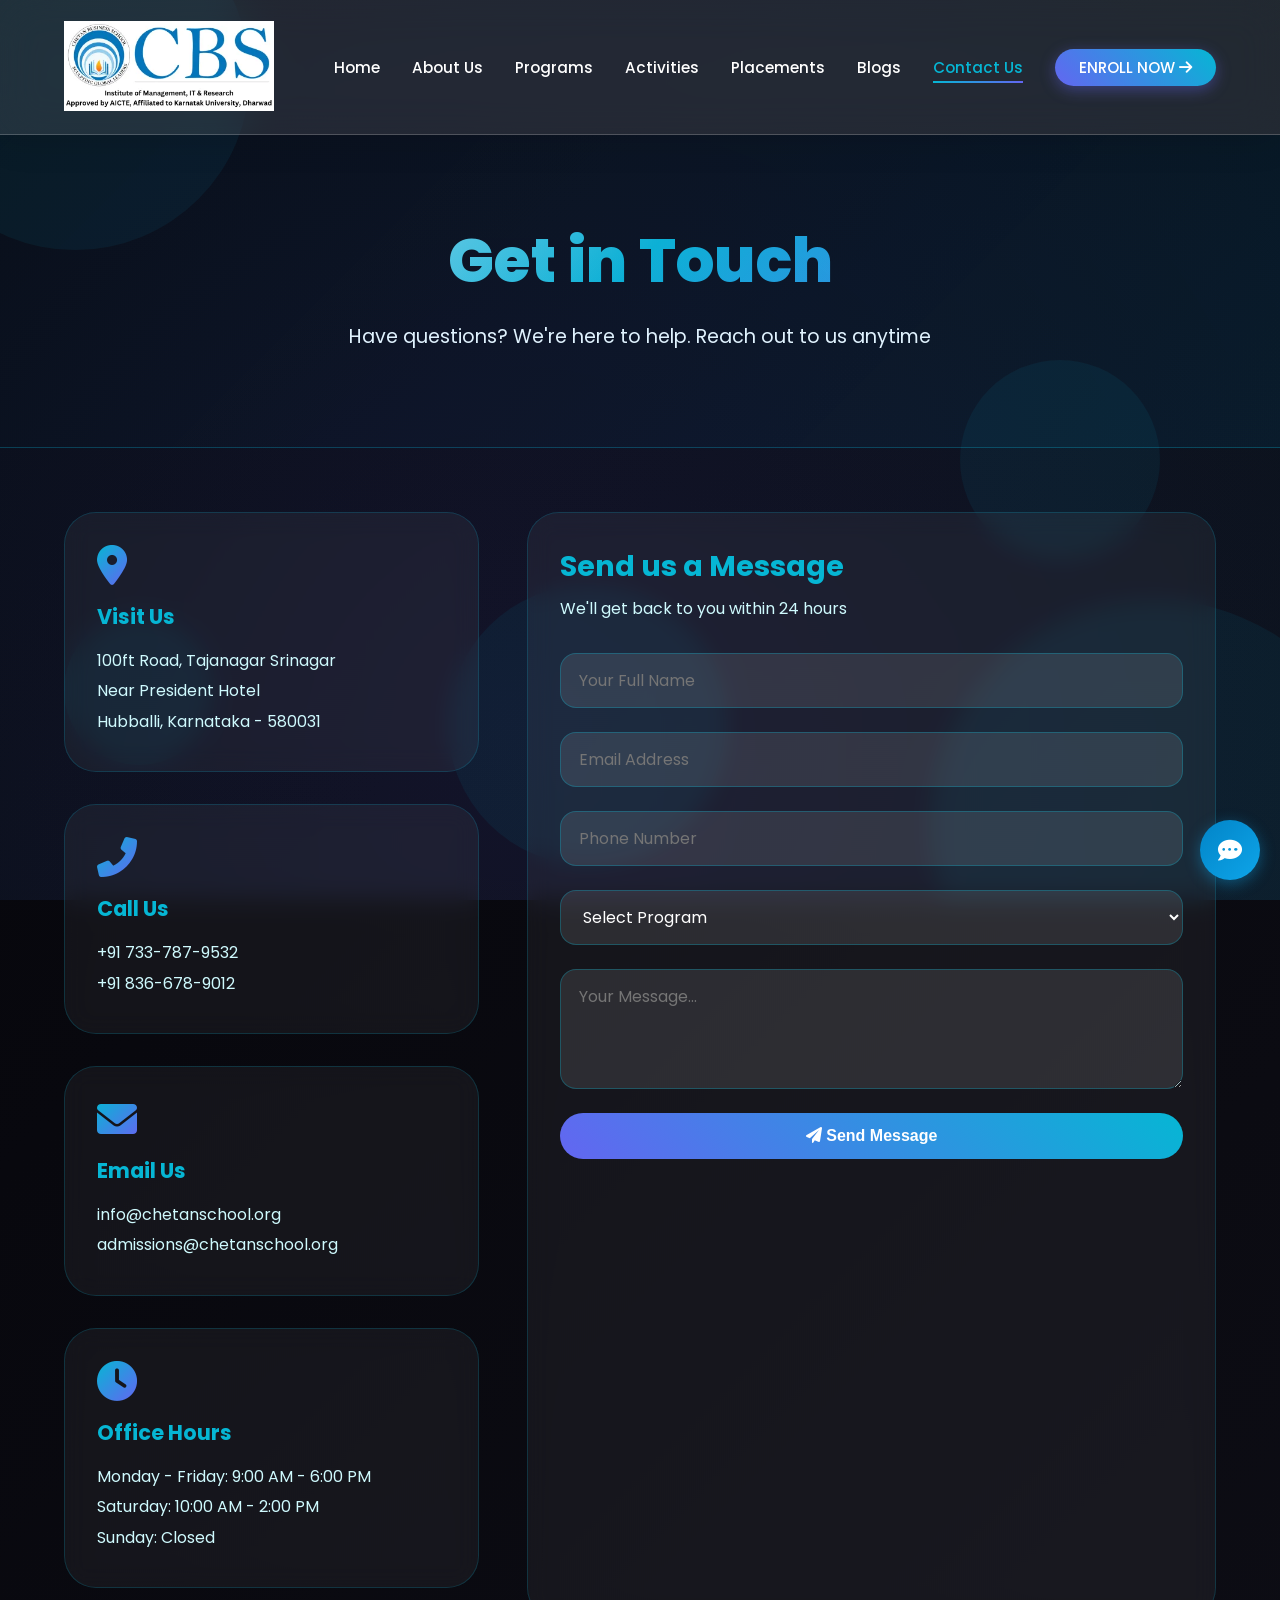
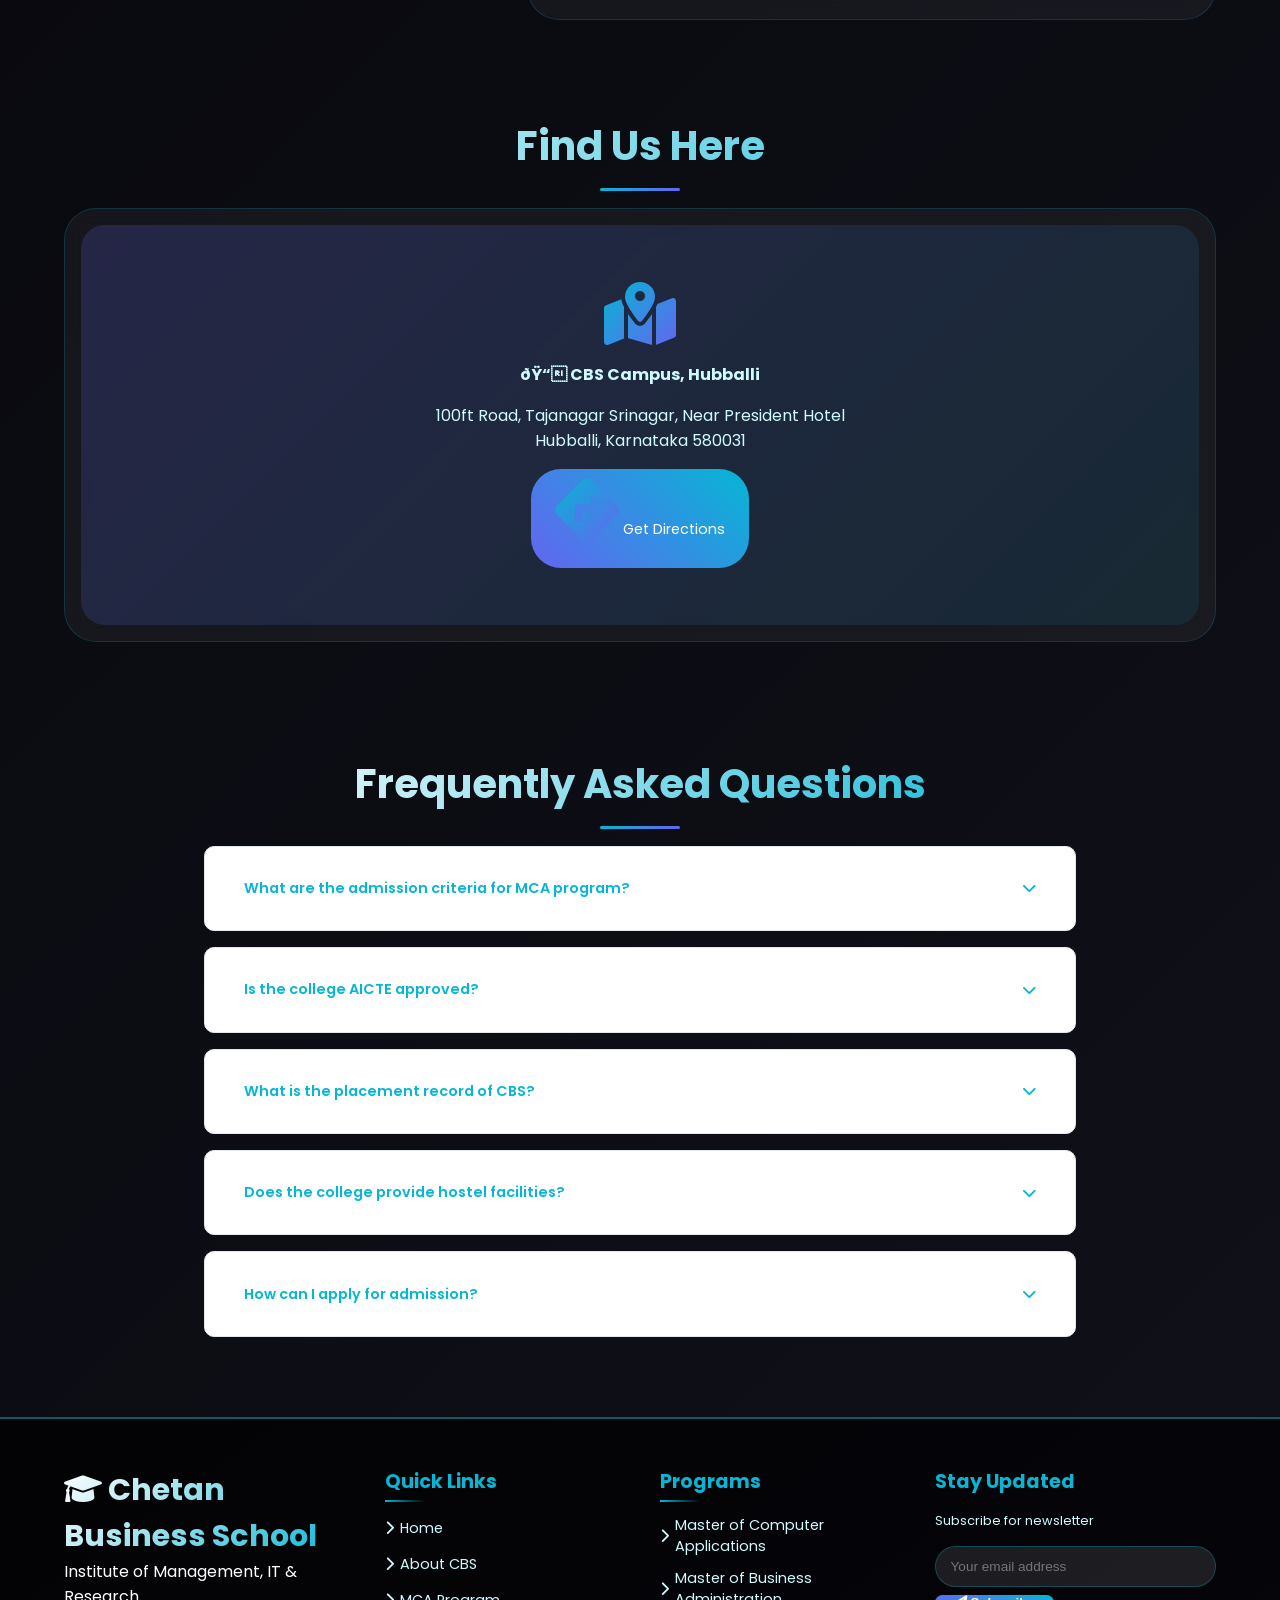
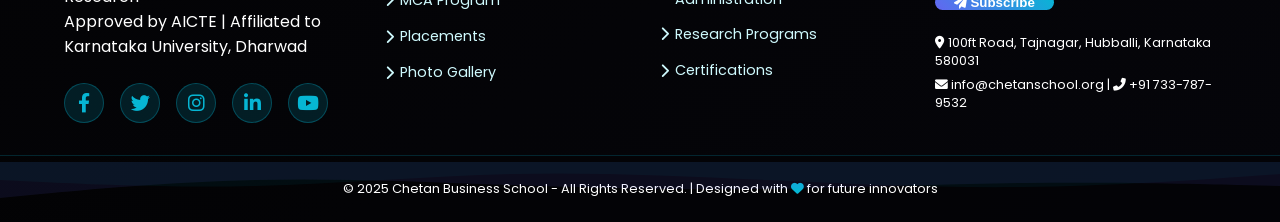
<file: frontend/contact.html>
<!DOCTYPE html>
<html lang="en">

<head>
    <meta charset="UTF-8">
    <meta name="viewport" content="width=device-width, initial-scale=1.0, user-scalable=no">
    <title>Chetan Business School | Contact Us - Get in Touch</title>
    <!-- Google Fonts & Font Awesome -->
    <link
        href="https://fonts.googleapis.com/css2?family=Inter:opsz,wght@14..32,300;14..32,400;14..32,600;14..32,700;14..32,800&family=Poppins:wght@300;400;600;700;800;900&display=swap"
        rel="stylesheet">
    <link rel="stylesheet" href="https://cdnjs.cloudflare.com/ajax/libs/font-awesome/6.0.0-beta3/css/all.min.css">
    <!-- AOS Animation Library -->
    <link href="https://unpkg.com/aos@2.3.1/dist/aos.css" rel="stylesheet">
    <link rel="stylesheet" href="enroll-modal.css">
    <style>
        * {
            margin: 0;
            padding: 0;
            box-sizing: border-box;
        }

        body {
            font-family: 'Poppins', 'Inter', sans-serif;
            overflow-x: hidden;
            background: linear-gradient(135deg, #05050a 0%, #11111a 100%);
            color: #fff;
        }

        /* Animated Background */
        .animated-bg {
            position: fixed;
            top: 0;
            left: 0;
            width: 100%;
            height: 100%;
            z-index: 0;
            overflow: hidden;
        }

        .animated-bg::before {
            content: '';
            position: absolute;
            width: 200%;
            height: 200%;
            background: radial-gradient(circle at 20% 40%, rgba(99, 102, 241, 0.12) 0%, rgba(6, 182, 212, 0.05) 50%, transparent 80%);
            animation: bgMove 25s ease-in-out infinite;
        }

        @keyframes bgMove {

            0%,
            100% {
                transform: translate(0, 0) rotate(0deg);
            }

            33% {
                transform: translate(-5%, -5%) rotate(2deg);
            }

            66% {
                transform: translate(5%, 3%) rotate(-1deg);
            }
        }

        .floating-shapes {
            position: absolute;
            width: 100%;
            height: 100%;
            overflow: hidden;
        }

        .floating-shapes div {
            position: absolute;
            background: rgba(6, 182, 212, 0.07);
            border-radius: 50%;
            animation: floatShape 18s infinite ease-in-out;
        }

        .shape1 {
            width: 350px;
            height: 350px;
            top: -100px;
            left: -100px;
            animation-delay: 0s;
        }

        .shape2 {
            width: 450px;
            height: 450px;
            bottom: -150px;
            right: -100px;
            animation-delay: -4s;
            animation-duration: 22s;
        }

        .shape3 {
            width: 200px;
            height: 200px;
            top: 40%;
            left: 75%;
            animation-delay: -7s;
        }

        .shape4 {
            width: 150px;
            height: 150px;
            bottom: 15%;
            left: 5%;
            animation-delay: -2s;
        }

        .shape5 {
            width: 280px;
            height: 280px;
            top: 65%;
            left: 35%;
            animation-delay: -10s;
        }

        @keyframes floatShape {

            0%,
            100% {
                transform: translateY(0) rotate(0deg) scale(1);
            }

            50% {
                transform: translateY(-40px) rotate(10deg) scale(1.05);
            }
        }

        /* Navbar */
        .navbar {
            position: relative;
            z-index: 100;
            display: flex;
            justify-content: space-between;
            align-items: center;
            padding: 1rem 5%;
            background: rgba(255, 255, 255, 0.1);
            backdrop-filter: blur(20px);
            border-bottom: 1px solid rgba(255, 255, 255, 0.2);
            flex-wrap: wrap;
            box-shadow: 0 8px 32px rgba(0, 0, 0, 0.1);
            transition: all 0.3s ease;
        }

        .navbar.scrolled {
            background: rgba(5, 5, 10, 0.95);
            backdrop-filter: blur(20px);
            padding: 0.7rem 5%;
        }

        .logo h2 {
            font-size: 1.8rem;
            font-weight: 800;
            background: linear-gradient(135deg, #FFFFFF, #06b6d4, #6366f1);
            -webkit-background-clip: text;
            background-clip: text;
            color: transparent;
        }

        .logo p {
            font-size: 0.7rem;
            letter-spacing: 1px;
            color: #ecfeff;
            font-weight: 300;
        }

        .nav-links {
            display: flex;
            gap: 2rem;
            list-style: none;
        }

        .nav-links a {
            text-decoration: none;
            color: white;
            font-weight: 500;
            transition: 0.3s;
            font-size: 0.95rem;
            position: relative;
        }

        .nav-links a::after {
            content: '';
            position: absolute;
            bottom: -5px;
            left: 0;
            width: 0;
            height: 2px;
            background: linear-gradient(90deg, #06b6d4, #6366f1);
            transition: width 0.3s ease;
        }

        .nav-links a:hover::after,
        .nav-links a.active::after {
            width: 100%;
        }

        .nav-links a:hover,
        .nav-links a.active {
            color: #06b6d4;
        }

        .enroll-btn {
            background: linear-gradient(45deg, #6366f1, #06b6d4);
            padding: 0.5rem 1.5rem;
            border-radius: 40px;
            font-weight: bold;
            color: white !important;
            box-shadow: 0 4px 15px rgba(99, 102, 241, 0.4);
            transition: all 0.3s ease;
        }

        .enroll-btn:hover {
            transform: translateY(-2px) scale(1.05);
            box-shadow: 0 8px 25px rgba(6, 182, 212, 0.5);
        }

        .enroll-btn::after {
            display: none;
        }

        /* Hero Section */
        .contact-hero {
            text-align: center;
            padding: 5rem 2rem 6rem;
            background: linear-gradient(135deg, rgba(5, 5, 10, 0.7) 0%, rgba(5, 30, 45, 0.5) 100%);
            border-bottom: 1px solid rgba(6, 182, 212, 0.3);
        }

        .contact-hero h1 {
            font-size: 3.8rem;
            font-weight: 800;
            background: linear-gradient(135deg, #FFFFFF, #06b6d4, #6366f1);
            -webkit-background-clip: text;
            background-clip: text;
            color: transparent;
            margin-bottom: 1rem;
            animation: titleReveal 0.8s ease-out;
        }

        .contact-hero p {
            font-size: 1.2rem;
            max-width: 700px;
            margin: 0 auto;
            color: #e0f2fe;
            animation: fadeUp 0.8s ease-out 0.2s both;
        }

        @keyframes titleReveal {
            from {
                opacity: 0;
                transform: translateY(-50px) scale(0.9);
            }

            to {
                opacity: 1;
                transform: translateY(0) scale(1);
            }
        }

        @keyframes fadeUp {
            from {
                opacity: 0;
                transform: translateY(30px);
            }

            to {
                opacity: 1;
                transform: translateY(0);
            }
        }

        /* Contact Section */
        .contact-section {
            padding: 4rem 5%;
            max-width: 1300px;
            margin: 0 auto;
        }

        .contact-wrapper {
            display: flex;
            flex-wrap: wrap;
            gap: 3rem;
        }

        /* Contact Info Cards */
        .contact-info-side {
            flex: 1;
            min-width: 280px;
        }

        .info-card {
            background: rgba(255, 255, 255, 0.05);
            backdrop-filter: blur(12px);
            border-radius: 32px;
            padding: 2rem;
            margin-bottom: 2rem;
            border: 1px solid rgba(6, 182, 212, 0.2);
            transition: all 0.3s ease;
        }

        .info-card:hover {
            transform: translateY(-5px);
            border-color: #06b6d4;
            background: rgba(99, 102, 241, 0.1);
        }

        .info-card i {
            font-size: 2.5rem;
            background: linear-gradient(135deg, #06b6d4, #6366f1);
            -webkit-background-clip: text;
            background-clip: text;
            color: transparent;
            margin-bottom: 1rem;
        }

        .info-card h3 {
            font-size: 1.3rem;
            color: #06b6d4;
            margin-bottom: 1rem;
        }

        .info-card p,
        .info-card a {
            color: #cffafe;
            line-height: 1.6;
            text-decoration: none;
            transition: 0.3s;
            display: block;
            margin-bottom: 0.3rem;
        }

        .info-card a:hover {
            color: #06b6d4;
            transform: translateX(5px);
        }

        /* Contact Form */
        .contact-form-side {
            flex: 1.5;
            min-width: 320px;
            background: rgba(255, 255, 255, 0.05);
            backdrop-filter: blur(12px);
            border-radius: 32px;
            padding: 2rem;
            border: 1px solid rgba(6, 182, 212, 0.2);
            transition: 0.3s;
        }

        .contact-form-side:hover {
            border-color: #06b6d4;
        }

        .contact-form-side h3 {
            font-size: 1.8rem;
            color: #06b6d4;
            margin-bottom: 0.5rem;
        }

        .contact-form-side p {
            color: #cffafe;
            margin-bottom: 2rem;
        }

        .form-group {
            margin-bottom: 1.5rem;
        }

        .form-group input,
        .form-group select,
        .form-group textarea {
            width: 100%;
            padding: 14px 18px;
            background: rgba(255, 255, 255, 0.1);
            border: 1px solid rgba(6, 182, 212, 0.3);
            border-radius: 16px;
            color: white;
            font-size: 1rem;
            font-family: inherit;
            transition: 0.3s;
            outline: none;
        }

        .form-group input:focus,
        .form-group select:focus,
        .form-group textarea:focus {
            border-color: #06b6d4;
            background: rgba(255, 255, 255, 0.15);
        }

        .form-group textarea {
            resize: vertical;
            min-height: 120px;
        }

        .form-group select option {
            background: #05050a;
        }

        .submit-btn {
            background: linear-gradient(45deg, #6366f1, #06b6d4);
            width: 100%;
            padding: 14px;
            border: none;
            border-radius: 50px;
            color: white;
            font-size: 1rem;
            font-weight: bold;
            cursor: pointer;
            transition: all 0.3s ease;
        }

        .submit-btn:hover {
            transform: translateY(-2px);
            box-shadow: 0 8px 25px rgba(99, 102, 241, 0.4);
        }

        /* Map Section */
        .map-section {
            padding: 2rem 5% 4rem;
            max-width: 1300px;
            margin: 0 auto;
        }

        .section-title {
            text-align: center;
            font-size: 2.5rem;
            font-weight: 700;
            margin-bottom: 2rem;
            background: linear-gradient(135deg, #FFFFFF, #06b6d4);
            -webkit-background-clip: text;
            background-clip: text;
            color: transparent;
            position: relative;
        }

        .section-title::after {
            content: '';
            position: absolute;
            bottom: -15px;
            left: 50%;
            transform: translateX(-50%);
            width: 80px;
            height: 3px;
            background: linear-gradient(90deg, #06b6d4, #6366f1);
            border-radius: 3px;
        }

        .map-container {
            background: rgba(255, 255, 255, 0.05);
            backdrop-filter: blur(10px);
            border-radius: 32px;
            padding: 1rem;
            border: 1px solid rgba(6, 182, 212, 0.2);
        }

        .map-placeholder {
            background: linear-gradient(135deg, rgba(99, 102, 241, 0.2), rgba(6, 182, 212, 0.1));
            border-radius: 24px;
            height: 400px;
            display: flex;
            flex-direction: column;
            align-items: center;
            justify-content: center;
            text-align: center;
        }

        .map-placeholder i {
            font-size: 4rem;
            background: linear-gradient(135deg, #06b6d4, #6366f1);
            -webkit-background-clip: text;
            background-clip: text;
            color: transparent;
            margin-bottom: 1rem;
        }

        .map-placeholder p {
            color: #cffafe;
            margin-bottom: 1rem;
        }

        .map-btn {
            background: linear-gradient(45deg, #6366f1, #06b6d4);
            padding: 0.6rem 1.5rem;
            border-radius: 30px;
            color: white;
            text-decoration: none;
            font-size: 0.9rem;
            transition: 0.3s;
        }

        .map-btn:hover {
            transform: translateY(-2px);
            box-shadow: 0 5px 15px rgba(99, 102, 241, 0.4);
        }

        /* FAQ Section */
        .faq-section {
            padding: 3rem 5% 5rem;
            max-width: 1000px;
            margin: 0 auto;
        }

        .faq-grid {
            display: flex;
            flex-direction: column;
            gap: 1rem;
        }

        .faq-item {
            background: rgba(255, 255, 255, 0.05);
            backdrop-filter: blur(10px);
            border-radius: 20px;
            border: 1px solid rgba(6, 182, 212, 0.15);
            overflow: hidden;
            transition: 0.3s;
        }

        .faq-item:hover {
            border-color: #06b6d4;
        }

        .faq-question {
            padding: 1.2rem 1.5rem;
            display: flex;
            justify-content: space-between;
            align-items: center;
            cursor: pointer;
            font-weight: 600;
            color: #06b6d4;
        }

        .faq-question i {
            transition: 0.3s;
        }

        .faq-answer {
            padding: 0 1.5rem 1.2rem;
            color: #cffafe;
            line-height: 1.6;
            display: none;
        }

        .faq-item.active .faq-answer {
            display: block;
        }

        .faq-item.active .faq-question i {
            transform: rotate(180deg);
        }

        /* Contact Strip */
        .contact-strip {
            display: flex;
            flex-wrap: wrap;
            justify-content: space-between;
            align-items: center;
            background: rgba(10, 10, 15, 0.85);
            backdrop-filter: blur(12px);
            padding: 1.2rem 5%;
            gap: 1.5rem;
            border-top: 1px solid rgba(6, 182, 212, 0.3);
            border-bottom: 1px solid rgba(6, 182, 212, 0.3);
        }

        .contact-info span,
        .contact-info a {
            color: #ecfeff;
            margin-right: 1.5rem;
            font-size: 0.85rem;
            text-decoration: none;
            transition: 0.3s;
        }

        .contact-info span:hover,
        .contact-info a:hover {
            color: #06b6d4;
        }

        .contact-info i {
            margin-right: 6px;
            color: #06b6d4;
        }

        /* Footer */
        .premium-footer {
            background: linear-gradient(145deg, #030305 0%, #05050a 100%);
            border-top: 2px solid rgba(6, 182, 212, 0.5);
            position: relative;
            overflow: hidden;
        }

        .footer-waves {
            position: absolute;
            bottom: 0;
            left: 0;
            width: 100%;
            overflow: hidden;
            line-height: 0;
            transform: rotate(180deg);
            opacity: 0.4;
        }

        .footer-waves svg {
            position: relative;
            display: block;
            width: calc(100% + 1.3px);
            height: 60px;
        }

        .footer-container {
            max-width: 1300px;
            margin: 0 auto;
            padding: 3rem 5% 2rem;
            position: relative;
            z-index: 2;
            display: flex;
            flex-wrap: wrap;
            justify-content: space-between;
            gap: 2.5rem;
        }

        .footer-brand {
            flex: 1.2;
            min-width: 220px;
        }

        .footer-brand h3 {
            font-size: 1.9rem;
            background: linear-gradient(135deg, #fff, #06b6d4);
            -webkit-background-clip: text;
            background-clip: text;
            color: transparent;
        }

        .social-icons {
            display: flex;
            gap: 1rem;
            margin-top: 1.5rem;
        }

        .social-icons a {
            display: flex;
            align-items: center;
            justify-content: center;
            width: 40px;
            height: 40px;
            background: rgba(6, 182, 212, 0.15);
            border-radius: 50%;
            color: #06b6d4;
            font-size: 1.2rem;
            transition: all 0.3s ease;
            border: 1px solid rgba(6, 182, 212, 0.3);
            text-decoration: none;
        }

        .social-icons a:hover {
            background: #6366f1;
            color: white;
            transform: translateY(-5px) rotate(360deg);
        }

        .footer-links {
            flex: 1;
            min-width: 150px;
        }

        .footer-links h4 {
            color: #06b6d4;
            font-size: 1.2rem;
            margin-bottom: 1.2rem;
            position: relative;
        }

        .footer-links h4:after {
            content: '';
            position: absolute;
            bottom: -6px;
            left: 0;
            width: 40px;
            height: 2px;
            background: linear-gradient(90deg, #06b6d4, transparent);
        }

        .footer-links ul {
            list-style: none;
        }

        .footer-links li {
            margin-bottom: 0.7rem;
        }

        .footer-links a {
            color: #cffafe;
            text-decoration: none;
            font-size: 0.9rem;
            transition: 0.3s;
            display: inline-flex;
            align-items: center;
            gap: 6px;
        }

        .footer-links a:hover {
            color: #06b6d4;
            transform: translateX(8px);
        }

        .footer-newsletter {
            flex: 1.2;
            min-width: 240px;
        }

        .footer-newsletter h4 {
            color: #06b6d4;
            font-size: 1.2rem;
            margin-bottom: 1rem;
        }

        .footer-newsletter .newsletter-form {
            display: flex;
            flex-wrap: wrap;
            gap: 0.5rem;
        }

        .footer-newsletter .newsletter-form input {
            flex: 1;
            padding: 12px 15px;
            border-radius: 50px;
            border: none;
            background: rgba(255, 255, 255, 0.1);
            color: white;
            font-size: 0.85rem;
            outline: none;
            border: 1px solid rgba(6, 182, 212, 0.3);
        }

        .footer-newsletter .newsletter-form button {
            background: linear-gradient(45deg, #6366f1, #06b6d4);
            border: none;
            padding: 0 1.2rem;
            border-radius: 50px;
            color: white;
            font-weight: bold;
            cursor: pointer;
        }

        .footer-bottom {
            text-align: center;
            padding: 1.5rem;
            border-top: 1px solid rgba(6, 182, 212, 0.2);
            font-size: 0.8rem;
            background: rgba(0, 0, 0, 0.3);
        }

        @media (max-width: 900px) {
            .navbar {
                flex-direction: column;
                gap: 0.8rem;
            }

            .nav-links {
                flex-wrap: wrap;
                justify-content: center;
                gap: 1rem;
            }

            .contact-hero h1 {
                font-size: 2.2rem;
            }

            .contact-wrapper {
                flex-direction: column;
            }

            .contact-strip {
                flex-direction: column;
                text-align: center;
            }

            .footer-container {
                flex-direction: column;
                gap: 2rem;
            }

            .map-placeholder {
                height: 300px;
            }
        }

        ::-webkit-scrollbar {
            width: 8px;
        }

        ::-webkit-scrollbar-track {
            background: #0a0a0f;
        }

        ::-webkit-scrollbar-thumb {
            background: #6366f1;
            border-radius: 10px;
        }

        .success-message {
            background: rgba(76, 175, 80, 0.2);
            border: 1px solid #4CAF50;
            padding: 1rem;
            border-radius: 12px;
            margin-top: 1rem;
            text-align: center;
            color: #4CAF50;
        }
    </style>
</head>

<body>

    <div class="animated-bg">
        <div class="floating-shapes">
            <div class="shape1"></div>
            <div class="shape2"></div>
            <div class="shape3"></div>
            <div class="shape4"></div>
            <div class="shape5"></div>
        </div>
    </div>

    <div class="main-content">
        <nav class="navbar" id="navbar">
            <div class="logo">
                <img src="images/cbs-logo.webp" alt="CBS Logo" style="height: 90px; margin-top: 5px;">
            </div>
            <ul class="nav-links">
                <li><a href="index.html">Home</a></li>
                <li><a href="about.html">About Us</a></li>
                <li><a href="programs.html">Programs</a></li>
                <li><a href="activities.html">Activities</a></li>
                <li><a href="placement.html">Placements</a></li>
                <li><a href="blog.html">Blogs</a></li>
                <li><a href="activities.html" class="active">Contact Us</a></li>
                <li><a href="#" class="enroll-btn">ENROLL NOW <i class="fas fa-arrow-right"></i></a></li>
            </ul>
        </nav>

        <div class="contact-hero">
            <h1>Get in Touch</h1>
            <p>Have questions? We're here to help. Reach out to us anytime</p>
        </div>

        <div class="contact-section" data-aos="fade-up">
            <div class="contact-wrapper">
                <!-- Contact Information -->
                <div class="contact-info-side">
                    <div class="info-card" data-aos="fade-right" data-aos-delay="100">
                        <i class="fas fa-map-marker-alt"></i>
                        <h3>Visit Us</h3>
                        <p>100ft Road, Tajanagar Srinagar</p>
                        <p>Near President Hotel</p>
                        <p>Hubballi, Karnataka - 580031</p>
                    </div>
                    <div class="info-card" data-aos="fade-right" data-aos-delay="200">
                        <i class="fas fa-phone-alt"></i>
                        <h3>Call Us</h3>
                        <a href="tel:+917337879532">+91 733-787-9532</a>
                        <a href="tel:+918366789012">+91 836-678-9012</a>
                    </div>
                    <div class="info-card" data-aos="fade-right" data-aos-delay="300">
                        <i class="fas fa-envelope"></i>
                        <h3>Email Us</h3>
                        <a href="mailto:info@chetanschool.org">info@chetanschool.org</a>
                        <a href="mailto:admissions@chetanschool.org">admissions@chetanschool.org</a>
                    </div>
                    <div class="info-card" data-aos="fade-right" data-aos-delay="400">
                        <i class="fas fa-clock"></i>
                        <h3>Office Hours</h3>
                        <p>Monday - Friday: 9:00 AM - 6:00 PM</p>
                        <p>Saturday: 10:00 AM - 2:00 PM</p>
                        <p>Sunday: Closed</p>
                    </div>
                </div>

                <!-- Contact Form -->
                <div class="contact-form-side" data-aos="fade-left" data-aos-delay="100">
                    <h3>Send us a Message</h3>
                    <p>We'll get back to you within 24 hours</p>
                    <form id="contactForm">
                        <div class="form-group">
                            <input type="text" id="fullName" placeholder="Your Full Name" required>
                        </div>
                        <div class="form-group">
                            <input type="email" id="email" placeholder="Email Address" required>
                        </div>
                        <div class="form-group">
                            <input type="tel" id="phone" placeholder="Phone Number">
                        </div>
                        <div class="form-group">
                            <select id="program">
                                <option value="">Select Program</option>
                                <option value="MCA">Master of Computer Applications (MCA)</option>
                                <option value="MBA">Master of Business Administration (MBA)</option>
                                <option value="Other">Other</option>
                            </select>
                        </div>
                        <div class="form-group">
                            <textarea id="message" placeholder="Your Message..."></textarea>
                        </div>
                        <button type="submit" class="submit-btn"><i class="fas fa-paper-plane"></i> Send
                            Message</button>
                        <div id="formStatus"></div>
                    </form>
                </div>
            </div>
        </div>

        <!-- Map Section -->
        <div class="map-section" data-aos="fade-up">
            <h2 class="section-title">Find Us Here</h2>
            <div class="map-container">
                <div class="map-placeholder">
                    <i class="fas fa-map-marked-alt"></i>
                    <p><strong>ðŸ“ CBS Campus, Hubballi</strong></p>
                    <p>100ft Road, Tajanagar Srinagar, Near President Hotel<br>Hubballi, Karnataka 580031</p>
                    <a href="https://maps.google.com/?q=Hubballi+Karnataka+India" target="_blank" class="map-btn"><i
                            class="fas fa-directions"></i> Get Directions</a>
                </div>
            </div>
        </div>

        <!-- FAQ Section -->
        <div class="faq-section" data-aos="fade-up">
            <h2 class="section-title">Frequently Asked Questions</h2>
            <div class="faq-grid">
                <div class="faq-item">
                    <div class="faq-question">
                        <span>What are the admission criteria for MCA program?</span>
                        <i class="fas fa-chevron-down"></i>
                    </div>
                    <div class="faq-answer">
                        Candidates must have a bachelor's degree with minimum 50% marks (45% for reserved categories)
                        from a recognized university. Mathematics at 10+2 or graduation level is mandatory.
                    </div>
                </div>
                <div class="faq-item">
                    <div class="faq-question">
                        <span>Is the college AICTE approved?</span>
                        <i class="fas fa-chevron-down"></i>
                    </div>
                    <div class="faq-answer">
                        Yes, Chetan Business School is approved by AICTE and affiliated to Karnataka University,
                        Dharwad. All our programs are recognized by the Government of Karnataka.
                    </div>
                </div>
                <div class="faq-item">
                    <div class="faq-question">
                        <span>What is the placement record of CBS?</span>
                        <i class="fas fa-chevron-down"></i>
                    </div>
                    <div class="faq-answer">
                        We have a strong placement record with 100% placement assistance. Top recruiters include Google,
                        Microsoft, Amazon, Infosys, TCS, Deloitte, and Accenture. Highest package reached â‚¹12 LPA for
                        MCA batch 2024.
                    </div>
                </div>
                <div class="faq-item">
                    <div class="faq-question">
                        <span>Does the college provide hostel facilities?</span>
                        <i class="fas fa-chevron-down"></i>
                    </div>
                    <div class="faq-answer">
                        Yes, we have separate hostel facilities for boys and girls with modern amenities, 24/7 security,
                        and nutritious meals. Hostel accommodation is available on a first-come, first-served basis.
                    </div>
                </div>
                <div class="faq-item">
                    <div class="faq-question">
                        <span>How can I apply for admission?</span>
                        <i class="fas fa-chevron-down"></i>
                    </div>
                    <div class="faq-answer">
                        You can apply online through our website by clicking the "ENROLL NOW" button. You can also visit
                        the campus admission office or download the application form from our website.
                    </div>
                </div>
            </div>
        </div>



        <footer class="premium-footer">
            <div class="footer-waves">
                <svg xmlns="http://www.w3.org/2000/svg" viewBox="0 0 1440 320" preserveAspectRatio="none">
                    <path fill="#6366f1" fill-opacity="0.25"
                        d="M0,192L48,197.3C96,203,192,213,288,208C384,203,480,181,576,176C672,171,768,181,864,197.3C960,213,1056,235,1152,224C1248,213,1344,171,1392,149.3L1440,128L1440,320L1392,320C1344,320,1248,320,1152,320C1056,320,960,320,864,320C768,320,672,320,576,320C480,320,384,320,288,320C192,320,96,320,48,320L0,320Z">
                    </path>
                    <path fill="#06b6d4" fill-opacity="0.15"
                        d="M0,256L48,240C96,224,192,192,288,186.7C384,181,480,203,576,224C672,245,768,267,864,256C960,245,1056,203,1152,192C1248,181,1344,203,1392,213.3L1440,224L1440,320L1392,320C1344,320,1248,320,1152,320C1056,320,960,320,864,320C768,320,672,320,576,320C480,320,384,320,288,320C192,320,96,320,48,320L0,320Z">
                    </path>
                </svg>
            </div>
            <div class="footer-container">
                <div class="footer-brand">
                    <h3><i class="fas fa-graduation-cap"></i> Chetan Business School</h3>
                    <p>Institute of Management, IT & Research<br>Approved by AICTE | Affiliated to Karnataka University,
                        Dharwad</p>
                    <div class="social-icons">
                        <a href="#"><i class="fab fa-facebook-f"></i></a>
                        <a href="#"><i class="fab fa-twitter"></i></a>
                        <a href="#"><i class="fab fa-instagram"></i></a>
                        <a href="#"><i class="fab fa-linkedin-in"></i></a>
                        <a href="#"><i class="fab fa-youtube"></i></a>
                    </div>
                </div>
                <div class="footer-links">
                    <h4>Quick Links</h4>
                    <ul>
                        <li><a href="index.html"><i class="fas fa-chevron-right"></i> Home</a></li>
                        <li><a href="about.html"><i class="fas fa-chevron-right"></i> About CBS</a></li>
                        <li><a href="programs.html"><i class="fas fa-chevron-right"></i> MCA Program</a></li>
                        <li><a href="placement.html"><i class="fas fa-chevron-right"></i> Placements</a></li>
                        <li><a href="#"><i class="fas fa-chevron-right"></i> Photo Gallery</a></li>
                    </ul>
                </div>
                <div class="footer-links">
                    <h4>Programs</h4>
                    <ul>
                        <li><a href="#"><i class="fas fa-chevron-right"></i> Master of Computer Applications</a></li>
                        <li><a href="#"><i class="fas fa-chevron-right"></i> Master of Business Administration</a></li>
                        <li><a href="#"><i class="fas fa-chevron-right"></i> Research Programs</a></li>
                        <li><a href="#"><i class="fas fa-chevron-right"></i> Certifications</a></li>
                    </ul>
                </div>
                <div class="footer-newsletter">
                    <h4>Stay Updated</h4>
                    <p style="font-size:0.8rem; margin-bottom:1rem; color:#cffafe;">Subscribe for newsletter</p>
                    <div class="newsletter-form">
                        <input type="email" placeholder="Your email address">
                        <button><i class="fas fa-paper-plane"></i> Subscribe</button>
                    </div>
                    <div style="margin-top: 1.5rem;">
                        <p style="font-size:0.8rem;"><i class="fas fa-map-marker-alt"></i> 100ft Road, Tajnagar,
                            Hubballi, Karnataka 580031</p>
                        <p style="font-size:0.8rem; margin-top:6px;"><i class="fas fa-envelope"></i>
                            info@chetanschool.org | <i class="fas fa-phone-alt"></i> +91 733-787-9532</p>
                    </div>
                </div>
            </div>
            <div class="footer-bottom">
                <p>© 2025 Chetan Business School - All Rights Reserved. | Designed with <i class="fas fa-heart"
                        style="color:#06b6d4;"></i> for future innovators</p>
            </div>
        </footer>
    </div>

    <script src="https://unpkg.com/aos@2.3.1/dist/aos.js"></script>
    <script>
        AOS.init({
            duration: 800,
            once: true,
            offset: 100
        });

        // Navbar scroll effect
        window.addEventListener('scroll', function () {
            const navbar = document.getElementById('navbar');
            if (window.scrollY > 50) {
                navbar.classList.add('scrolled');
            } else {
                navbar.classList.remove('scrolled');
            }
        });

        // FAQ Accordion
        document.querySelectorAll('.faq-item').forEach(item => {
            const question = item.querySelector('.faq-question');
            question.addEventListener('click', () => {
                item.classList.toggle('active');
            });
        });

        // Contact Form Submission
        document.getElementById('contactForm').addEventListener('submit', function (e) {
            e.preventDefault();

            const submitBtn = this.querySelector('.submit-btn');
            const originalText = submitBtn.innerHTML;
            submitBtn.innerHTML = '<i class="fas fa-spinner fa-spin"></i> Sending...';
            submitBtn.disabled = true;

            const formData = {
                fullName: document.getElementById('fullName').value,
                email: document.getElementById('email').value,
                phone: document.getElementById('phone').value,
                program: document.getElementById('program').value,
                message: document.getElementById('message').value
            };

            // Using the Tomcat server URL
            fetch('http://localhost:8080/cbs-backend/api/contact', {
                method: 'POST',
                headers: {
                    'Content-Type': 'application/json'
                },
                body: JSON.stringify(formData)
            })
                .then(response => response.json())
                .then(data => {
                    const statusDiv = document.getElementById('formStatus');
                    if (data.status === 'success') {
                        statusDiv.innerHTML = `<div class="success-message">${data.message}</div>`;
                        this.reset();
                    } else {
                        statusDiv.innerHTML = `<div class="success-message" style="color: #ff6b6b; border-color: #ff6b6b; background: rgba(255,107,107,0.1);">${data.message}</div>`;
                    }
                })
                .catch(error => {
                    const statusDiv = document.getElementById('formStatus');
                    statusDiv.innerHTML = `<div class="success-message" style="color: #ff6b6b; border-color: #ff6b6b; background: rgba(255,107,107,0.1);">Error connecting to server. Please try again later.</div>`;
                    console.error('Error:', error);
                })
                .finally(() => {
                    submitBtn.innerHTML = originalText;
                    submitBtn.disabled = false;
                });
        });
    </script>
    <script src="enroll-modal.js"></script>

    <link rel="stylesheet" href="css/chatbot.css">
    <script src="js/chatbot.js"></script>
</body>

</html>
</file>
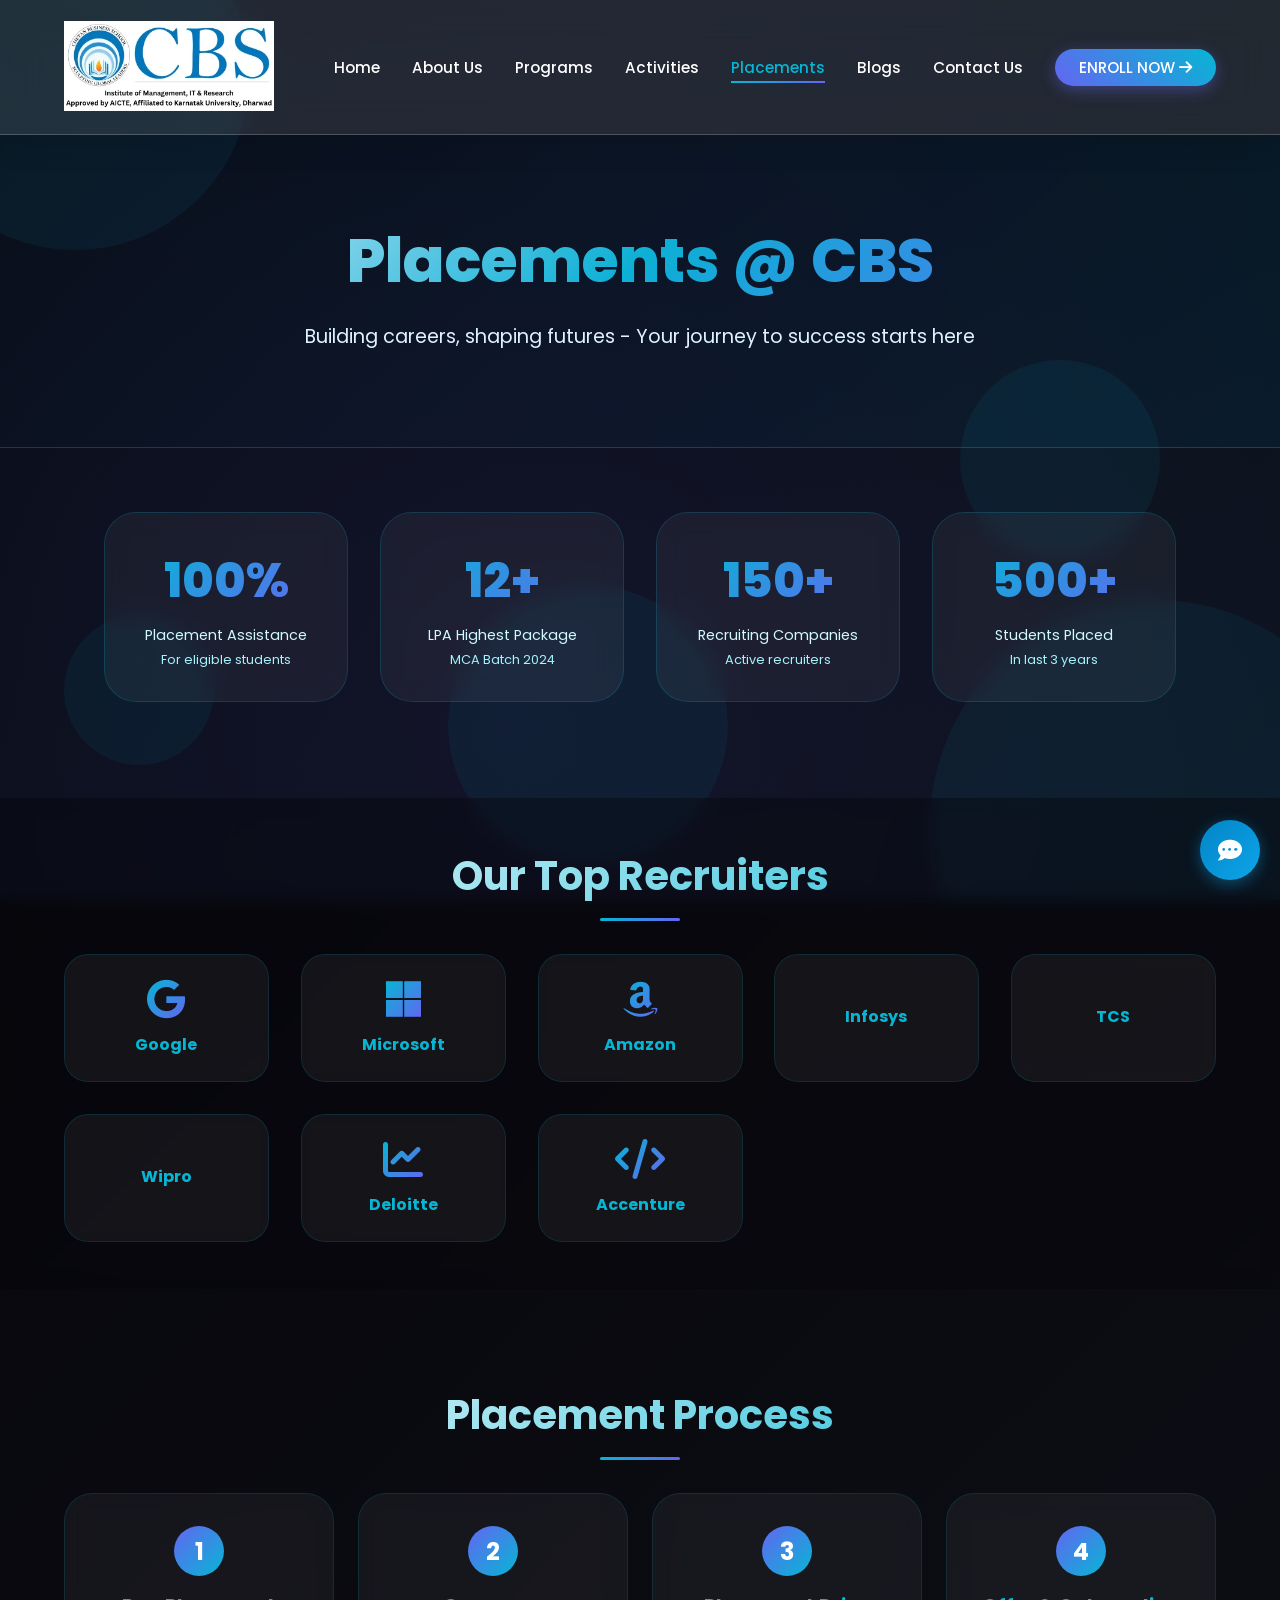
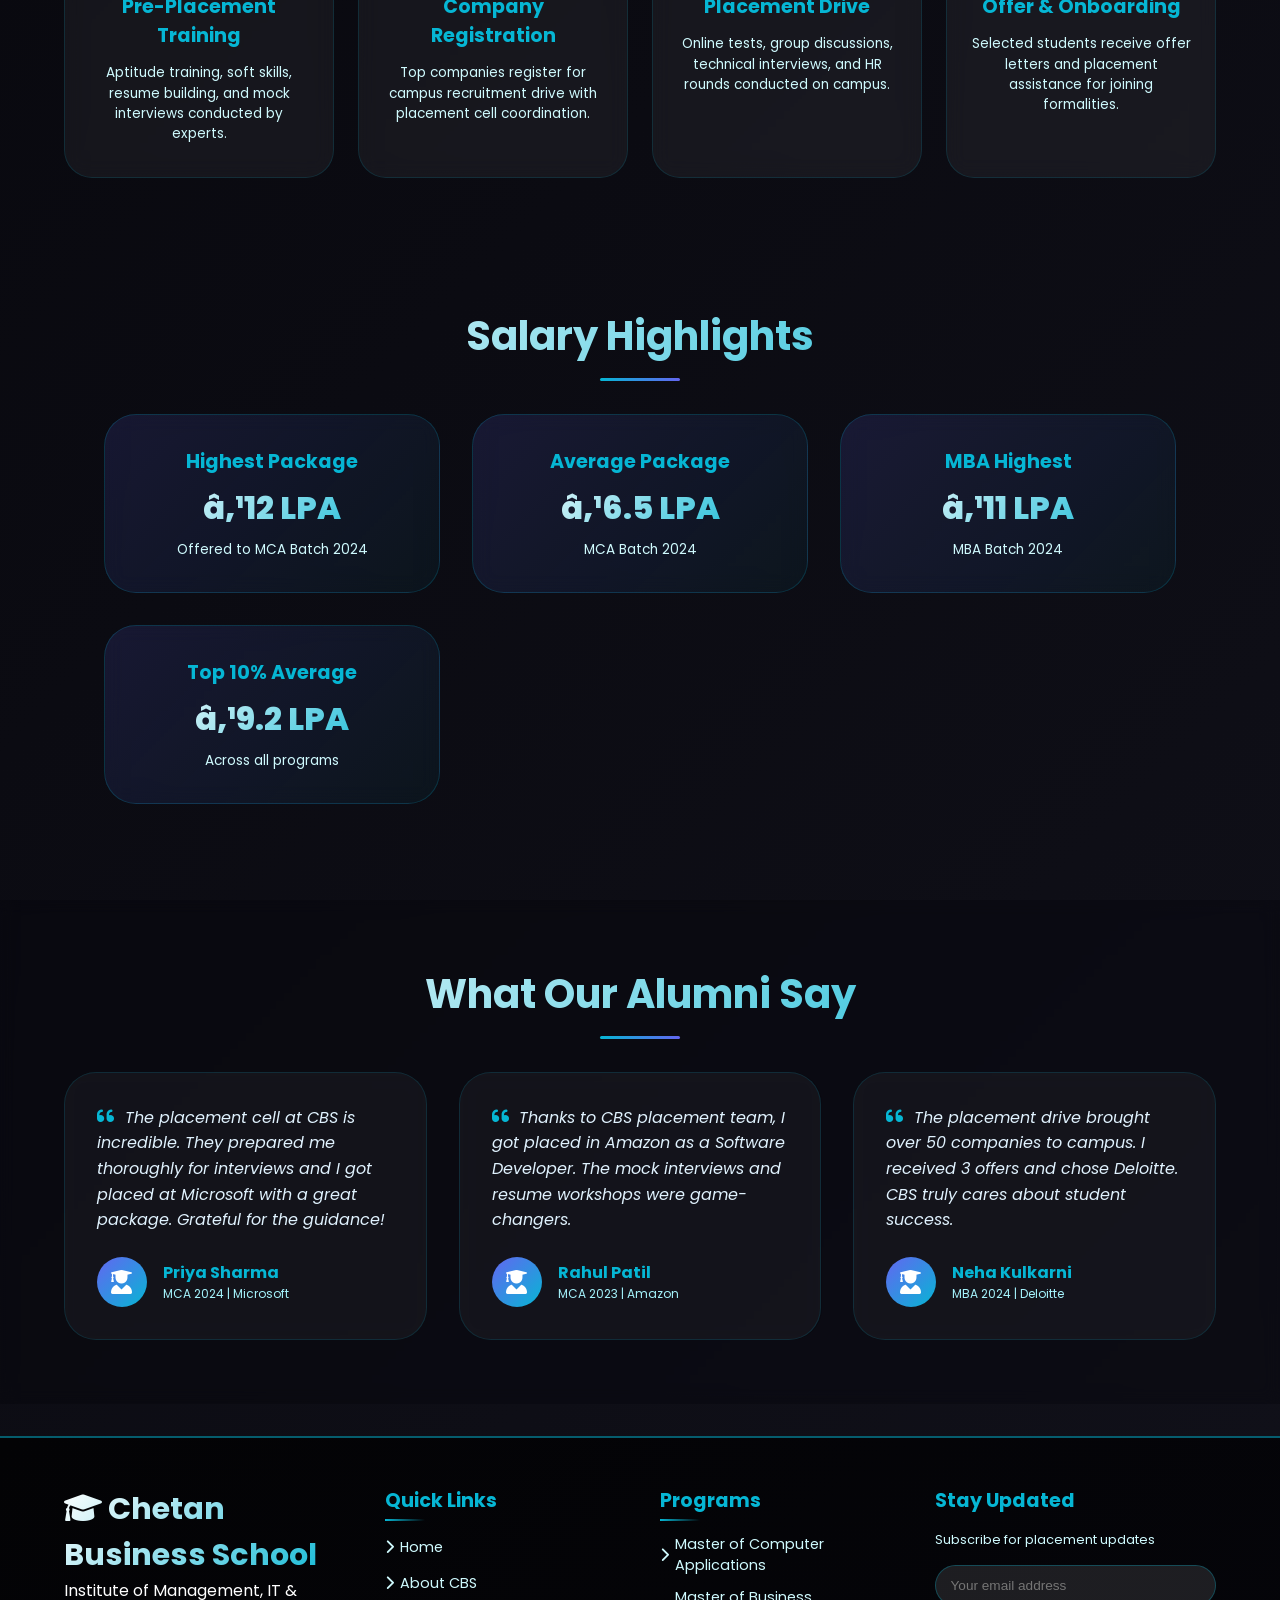
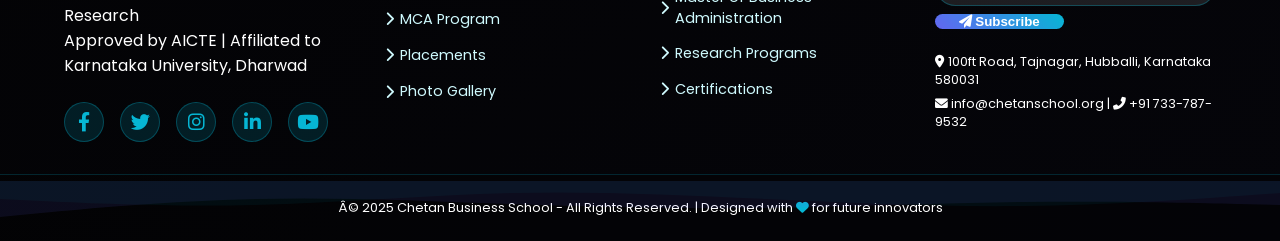
<file: frontend/placement.html>
﻿<!DOCTYPE html>
<html lang="en">

<head>
    <meta charset="UTF-8">
    <meta name="viewport" content="width=device-width, initial-scale=1.0, user-scalable=no">
    <title>Chetan Business School | Placements - Your Career Launchpad</title>
    <!-- Google Fonts & Font Awesome -->
    <link
        href="https://fonts.googleapis.com/css2?family=Inter:opsz,wght@14..32,300;14..32,400;14..32,600;14..32,700;14..32,800&family=Poppins:wght@300;400;600;700;800;900&display=swap"
        rel="stylesheet">
    <link rel="stylesheet" href="https://cdnjs.cloudflare.com/ajax/libs/font-awesome/6.0.0-beta3/css/all.min.css">
    <!-- AOS Animation Library -->
    <link href="https://unpkg.com/aos@2.3.1/dist/aos.css" rel="stylesheet">
    <link rel="stylesheet" href="enroll-modal.css">
    <style>
        * {
            margin: 0;
            padding: 0;
            box-sizing: border-box;
        }

        body {
            font-family: 'Poppins', 'Inter', sans-serif;
            overflow-x: hidden;
            background: linear-gradient(135deg, #05050a 0%, #11111a 100%);
            color: #fff;
        }

        /* Animated Background */
        .animated-bg {
            position: fixed;
            top: 0;
            left: 0;
            width: 100%;
            height: 100%;
            z-index: 0;
            overflow: hidden;
        }

        .animated-bg::before {
            content: '';
            position: absolute;
            width: 200%;
            height: 200%;
            background: radial-gradient(circle at 20% 40%, rgba(99, 102, 241, 0.12) 0%, rgba(6, 182, 212, 0.05) 50%, transparent 80%);
            animation: bgMove 25s ease-in-out infinite;
        }

        @keyframes bgMove {

            0%,
            100% {
                transform: translate(0, 0) rotate(0deg);
            }

            33% {
                transform: translate(-5%, -5%) rotate(2deg);
            }

            66% {
                transform: translate(5%, 3%) rotate(-1deg);
            }
        }

        .floating-shapes {
            position: absolute;
            width: 100%;
            height: 100%;
            overflow: hidden;
        }

        .floating-shapes div {
            position: absolute;
            background: rgba(6, 182, 212, 0.07);
            border-radius: 50%;
            animation: floatShape 18s infinite ease-in-out;
        }

        .shape1 {
            width: 350px;
            height: 350px;
            top: -100px;
            left: -100px;
            animation-delay: 0s;
        }

        .shape2 {
            width: 450px;
            height: 450px;
            bottom: -150px;
            right: -100px;
            animation-delay: -4s;
            animation-duration: 22s;
        }

        .shape3 {
            width: 200px;
            height: 200px;
            top: 40%;
            left: 75%;
            animation-delay: -7s;
        }

        .shape4 {
            width: 150px;
            height: 150px;
            bottom: 15%;
            left: 5%;
            animation-delay: -2s;
        }

        .shape5 {
            width: 280px;
            height: 280px;
            top: 65%;
            left: 35%;
            animation-delay: -10s;
        }

        @keyframes floatShape {

            0%,
            100% {
                transform: translateY(0) rotate(0deg) scale(1);
            }

            50% {
                transform: translateY(-40px) rotate(10deg) scale(1.05);
            }
        }

        /* Navbar */
        .navbar {
            position: relative;
            z-index: 100;
            display: flex;
            justify-content: space-between;
            align-items: center;
            padding: 1rem 5%;
            background: rgba(255, 255, 255, 0.1);
            backdrop-filter: blur(20px);
            border-bottom: 1px solid rgba(255, 255, 255, 0.2);
            flex-wrap: wrap;
            box-shadow: 0 8px 32px rgba(0, 0, 0, 0.1);
            transition: all 0.3s ease;
        }

        .navbar.scrolled {
            background: rgba(5, 5, 10, 0.95);
            backdrop-filter: blur(20px);
            padding: 0.7rem 5%;
        }

        .logo h2 {
            font-size: 1.8rem;
            font-weight: 800;
            background: linear-gradient(135deg, #FFFFFF, #06b6d4, #6366f1);
            -webkit-background-clip: text;
            background-clip: text;
            color: transparent;
        }

        .logo p {
            font-size: 0.7rem;
            letter-spacing: 1px;
            color: #ecfeff;
            font-weight: 300;
        }

        .nav-links {
            display: flex;
            gap: 2rem;
            list-style: none;
        }

        .nav-links a {
            text-decoration: none;
            color: white;
            font-weight: 500;
            transition: 0.3s;
            font-size: 0.95rem;
            position: relative;
        }

        .nav-links a::after {
            content: '';
            position: absolute;
            bottom: -5px;
            left: 0;
            width: 0;
            height: 2px;
            background: linear-gradient(90deg, #06b6d4, #6366f1);
            transition: width 0.3s ease;
        }

        .nav-links a:hover::after,
        .nav-links a.active::after {
            width: 100%;
        }

        .nav-links a:hover,
        .nav-links a.active {
            color: #06b6d4;
        }

        .enroll-btn {
            background: linear-gradient(45deg, #6366f1, #06b6d4);
            padding: 0.5rem 1.5rem;
            border-radius: 40px;
            font-weight: bold;
            color: white !important;
            box-shadow: 0 4px 15px rgba(99, 102, 241, 0.4);
            transition: all 0.3s ease;
        }

        .enroll-btn:hover {
            transform: translateY(-2px) scale(1.05);
            box-shadow: 0 8px 25px rgba(6, 182, 212, 0.5);
        }

        .enroll-btn::after {
            display: none;
        }

        /* Hero Section */
        .placements-hero {
            text-align: center;
            padding: 5rem 2rem 6rem;
            background: linear-gradient(135deg, rgba(5, 5, 10, 0.7) 0%, rgba(5, 30, 45, 0.5) 100%);
            border-bottom: 1px solid rgba(6, 182, 212, 0.3);
        }

        .placements-hero h1 {
            font-size: 3.8rem;
            font-weight: 800;
            background: linear-gradient(135deg, #FFFFFF, #06b6d4, #6366f1);
            -webkit-background-clip: text;
            background-clip: text;
            color: transparent;
            margin-bottom: 1rem;
            animation: titleReveal 0.8s ease-out;
        }

        .placements-hero p {
            font-size: 1.2rem;
            max-width: 700px;
            margin: 0 auto;
            color: #e0f2fe;
            animation: fadeUp 0.8s ease-out 0.2s both;
        }

        @keyframes titleReveal {
            from {
                opacity: 0;
                transform: translateY(-50px) scale(0.9);
            }

            to {
                opacity: 1;
                transform: translateY(0) scale(1);
            }
        }

        @keyframes fadeUp {
            from {
                opacity: 0;
                transform: translateY(30px);
            }

            to {
                opacity: 1;
                transform: translateY(0);
            }
        }

        /* Stats Section */
        .stats-section {
            padding: 4rem 5%;
            max-width: 1200px;
            margin: 0 auto;
        }

        .stats-grid {
            display: grid;
            grid-template-columns: repeat(auto-fit, minmax(200px, 1fr));
            gap: 2rem;
            text-align: center;
        }

        .stat-card {
            background: rgba(255, 255, 255, 0.05);
            backdrop-filter: blur(12px);
            padding: 2rem;
            border-radius: 32px;
            border: 1px solid rgba(6, 182, 212, 0.2);
            transition: all 0.4s ease;
        }

        .stat-card:hover {
            transform: translateY(-8px);
            border-color: #06b6d4;
            background: rgba(99, 102, 241, 0.1);
        }

        .stat-number {
            font-size: 3rem;
            font-weight: 800;
            background: linear-gradient(135deg, #06b6d4, #6366f1);
            -webkit-background-clip: text;
            background-clip: text;
            color: transparent;
        }

        .stat-label {
            font-size: 0.9rem;
            color: #cffafe;
            margin-top: 0.5rem;
        }

        .stat-sub {
            font-size: 0.8rem;
            color: #a5f3fc;
            margin-top: 0.3rem;
        }

        /* Section Title */
        .section-title {
            text-align: center;
            font-size: 2.5rem;
            font-weight: 700;
            margin-bottom: 3rem;
            background: linear-gradient(135deg, #FFFFFF, #06b6d4);
            -webkit-background-clip: text;
            background-clip: text;
            color: transparent;
            position: relative;
        }

        .section-title::after {
            content: '';
            position: absolute;
            bottom: -15px;
            left: 50%;
            transform: translateX(-50%);
            width: 80px;
            height: 3px;
            background: linear-gradient(90deg, #06b6d4, #6366f1);
            border-radius: 3px;
        }

        /* Top Recruiters */
        .recruiters-section {
            padding: 3rem 5%;
            background: rgba(5, 5, 10, 0.4);
            backdrop-filter: blur(8px);
            margin: 2rem 0;
        }

        .recruiters-grid {
            display: grid;
            grid-template-columns: repeat(auto-fit, minmax(180px, 1fr));
            gap: 2rem;
            max-width: 1200px;
            margin: 0 auto;
        }

        .recruiter-card {
            background: rgba(255, 255, 255, 0.06);
            backdrop-filter: blur(8px);
            padding: 1.5rem;
            border-radius: 24px;
            text-align: center;
            transition: all 0.3s ease;
            border: 1px solid rgba(6, 182, 212, 0.15);
        }

        .recruiter-card:hover {
            transform: translateY(-5px);
            border-color: #06b6d4;
            background: rgba(99, 102, 241, 0.1);
        }

        .recruiter-card i {
            font-size: 2.5rem;
            background: linear-gradient(135deg, #06b6d4, #6366f1);
            -webkit-background-clip: text;
            background-clip: text;
            color: transparent;
            margin-bottom: 0.8rem;
        }

        .recruiter-card h4 {
            font-size: 1rem;
            color: #06b6d4;
        }

        /* Placement Process */
        .process-section {
            padding: 4rem 5%;
            max-width: 1300px;
            margin: 0 auto;
        }

        .process-timeline {
            display: flex;
            flex-wrap: wrap;
            justify-content: center;
            gap: 1.5rem;
            margin-top: 2rem;
        }

        .process-step {
            flex: 1;
            min-width: 200px;
            background: rgba(255, 255, 255, 0.05);
            backdrop-filter: blur(10px);
            padding: 2rem 1.5rem;
            border-radius: 28px;
            text-align: center;
            transition: all 0.4s ease;
            border: 1px solid rgba(6, 182, 212, 0.15);
            position: relative;
        }

        .process-step:hover {
            transform: translateY(-8px);
            border-color: #06b6d4;
            background: rgba(99, 102, 241, 0.1);
        }

        .step-number {
            width: 50px;
            height: 50px;
            background: linear-gradient(135deg, #6366f1, #06b6d4);
            border-radius: 50%;
            display: flex;
            align-items: center;
            justify-content: center;
            margin: 0 auto 1rem;
            font-size: 1.5rem;
            font-weight: bold;
        }

        .process-step h4 {
            font-size: 1.2rem;
            color: #06b6d4;
            margin-bottom: 0.8rem;
        }

        .process-step p {
            color: #cffafe;
            font-size: 0.85rem;
            line-height: 1.5;
        }

        /* Testimonials */
        .testimonials-section {
            padding: 4rem 5%;
            background: rgba(5, 5, 10, 0.3);
            backdrop-filter: blur(8px);
            margin: 2rem 0;
        }

        .testimonials-grid {
            display: grid;
            grid-template-columns: repeat(auto-fit, minmax(320px, 1fr));
            gap: 2rem;
            max-width: 1200px;
            margin: 0 auto;
        }

        .testimonial-card {
            background: rgba(255, 255, 255, 0.05);
            backdrop-filter: blur(10px);
            padding: 2rem;
            border-radius: 32px;
            transition: all 0.4s ease;
            border: 1px solid rgba(6, 182, 212, 0.15);
        }

        .testimonial-card:hover {
            transform: translateY(-8px);
            border-color: #06b6d4;
            background: rgba(99, 102, 241, 0.1);
        }

        .testimonial-text {
            font-style: italic;
            color: #e0f2fe;
            line-height: 1.6;
            margin-bottom: 1.5rem;
        }

        .testimonial-text i {
            color: #06b6d4;
            font-size: 1.2rem;
            margin-right: 0.3rem;
        }

        .testimonial-author {
            display: flex;
            align-items: center;
            gap: 1rem;
        }

        .author-icon {
            width: 50px;
            height: 50px;
            background: linear-gradient(135deg, #6366f1, #06b6d4);
            border-radius: 50%;
            display: flex;
            align-items: center;
            justify-content: center;
        }

        .author-icon i {
            font-size: 1.5rem;
            color: white;
        }

        .author-info h5 {
            font-size: 1rem;
            color: #06b6d4;
        }

        .author-info p {
            font-size: 0.75rem;
            color: #a5f3fc;
        }

        /* Salary Section */
        .salary-section {
            padding: 4rem 5%;
            max-width: 1200px;
            margin: 0 auto;
        }

        .salary-grid {
            display: grid;
            grid-template-columns: repeat(auto-fit, minmax(250px, 1fr));
            gap: 2rem;
            text-align: center;
        }

        .salary-card {
            background: linear-gradient(135deg, rgba(99, 102, 241, 0.15), rgba(6, 182, 212, 0.05));
            backdrop-filter: blur(10px);
            padding: 2rem;
            border-radius: 32px;
            border: 1px solid rgba(6, 182, 212, 0.2);
            transition: 0.3s;
        }

        .salary-card:hover {
            transform: scale(1.02);
            border-color: #06b6d4;
        }

        .salary-card h4 {
            font-size: 1.2rem;
            color: #06b6d4;
            margin-bottom: 0.5rem;
        }

        .salary-amount {
            font-size: 2rem;
            font-weight: 800;
            background: linear-gradient(135deg, #FFFFFF, #06b6d4);
            -webkit-background-clip: text;
            background-clip: text;
            color: transparent;
        }

        .salary-card p {
            color: #cffafe;
            font-size: 0.85rem;
            margin-top: 0.5rem;
        }

        /* Contact Strip */
        .contact-strip {
            display: flex;
            flex-wrap: wrap;
            justify-content: space-between;
            align-items: center;
            background: rgba(10, 10, 15, 0.85);
            backdrop-filter: blur(12px);
            padding: 1.2rem 5%;
            gap: 1.5rem;
            border-top: 1px solid rgba(6, 182, 212, 0.3);
            border-bottom: 1px solid rgba(6, 182, 212, 0.3);
        }

        .contact-info span,
        .contact-info a {
            color: #ecfeff;
            margin-right: 1.5rem;
            font-size: 0.85rem;
            text-decoration: none;
            transition: 0.3s;
        }

        .contact-info span:hover,
        .contact-info a:hover {
            color: #06b6d4;
        }

        .contact-info i {
            margin-right: 6px;
            color: #06b6d4;
        }

        /* Footer */
        .premium-footer {
            background: linear-gradient(145deg, #030305 0%, #05050a 100%);
            border-top: 2px solid rgba(6, 182, 212, 0.5);
            position: relative;
            overflow: hidden;
        }

        .footer-waves {
            position: absolute;
            bottom: 0;
            left: 0;
            width: 100%;
            overflow: hidden;
            line-height: 0;
            transform: rotate(180deg);
            opacity: 0.4;
        }

        .footer-waves svg {
            position: relative;
            display: block;
            width: calc(100% + 1.3px);
            height: 60px;
        }

        .footer-container {
            max-width: 1300px;
            margin: 0 auto;
            padding: 3rem 5% 2rem;
            position: relative;
            z-index: 2;
            display: flex;
            flex-wrap: wrap;
            justify-content: space-between;
            gap: 2.5rem;
        }

        .footer-brand {
            flex: 1.2;
            min-width: 220px;
        }

        .footer-brand h3 {
            font-size: 1.9rem;
            background: linear-gradient(135deg, #fff, #06b6d4);
            -webkit-background-clip: text;
            background-clip: text;
            color: transparent;
        }

        .social-icons {
            display: flex;
            gap: 1rem;
            margin-top: 1.5rem;
        }

        .social-icons a {
            display: flex;
            align-items: center;
            justify-content: center;
            width: 40px;
            height: 40px;
            background: rgba(6, 182, 212, 0.15);
            border-radius: 50%;
            color: #06b6d4;
            font-size: 1.2rem;
            transition: all 0.3s ease;
            border: 1px solid rgba(6, 182, 212, 0.3);
            text-decoration: none;
        }

        .social-icons a:hover {
            background: #6366f1;
            color: white;
            transform: translateY(-5px) rotate(360deg);
        }

        .footer-links {
            flex: 1;
            min-width: 150px;
        }

        .footer-links h4 {
            color: #06b6d4;
            font-size: 1.2rem;
            margin-bottom: 1.2rem;
            position: relative;
        }

        .footer-links h4:after {
            content: '';
            position: absolute;
            bottom: -6px;
            left: 0;
            width: 40px;
            height: 2px;
            background: linear-gradient(90deg, #06b6d4, transparent);
        }

        .footer-links ul {
            list-style: none;
        }

        .footer-links li {
            margin-bottom: 0.7rem;
        }

        .footer-links a {
            color: #cffafe;
            text-decoration: none;
            font-size: 0.9rem;
            transition: 0.3s;
            display: inline-flex;
            align-items: center;
            gap: 6px;
        }

        .footer-links a:hover {
            color: #06b6d4;
            transform: translateX(8px);
        }

        .footer-newsletter {
            flex: 1.2;
            min-width: 240px;
        }

        .footer-newsletter h4 {
            color: #06b6d4;
            font-size: 1.2rem;
            margin-bottom: 1rem;
        }

        .newsletter-form {
            display: flex;
            flex-wrap: wrap;
            gap: 0.5rem;
        }

        .newsletter-form input {
            flex: 1;
            padding: 12px 15px;
            border-radius: 50px;
            border: none;
            background: rgba(255, 255, 255, 0.1);
            color: white;
            font-size: 0.85rem;
            outline: none;
            border: 1px solid rgba(6, 182, 212, 0.3);
            transition: 0.3s;
        }

        .newsletter-form input:focus {
            border-color: #06b6d4;
            background: rgba(255, 255, 255, 0.15);
        }

        .newsletter-form button {
            background: linear-gradient(45deg, #6366f1, #06b6d4);
            border: none;
            padding: 0 1.5rem;
            border-radius: 50px;
            color: white;
            font-weight: bold;
            cursor: pointer;
            transition: 0.3s;
        }

        .newsletter-form button:hover {
            transform: scale(1.02);
            box-shadow: 0 5px 15px rgba(99, 102, 241, 0.4);
        }

        .footer-bottom {
            text-align: center;
            padding: 1.5rem;
            border-top: 1px solid rgba(6, 182, 212, 0.2);
            font-size: 0.8rem;
            background: rgba(0, 0, 0, 0.3);
        }

        @media (max-width: 900px) {
            .navbar {
                flex-direction: column;
                gap: 0.8rem;
            }

            .nav-links {
                flex-wrap: wrap;
                justify-content: center;
                gap: 1rem;
            }

            .placements-hero h1 {
                font-size: 2.2rem;
            }

            .stats-grid {
                grid-template-columns: repeat(2, 1fr);
            }

            .process-timeline {
                flex-direction: column;
            }

            .contact-strip {
                flex-direction: column;
                text-align: center;
            }

            .footer-container {
                flex-direction: column;
                gap: 2rem;
            }
        }

        ::-webkit-scrollbar {
            width: 8px;
        }

        ::-webkit-scrollbar-track {
            background: #0a0a0f;
        }

        ::-webkit-scrollbar-thumb {
            background: #6366f1;
            border-radius: 10px;
        }
    </style>
</head>

<body>

    <div class="animated-bg">
        <div class="floating-shapes">
            <div class="shape1"></div>
            <div class="shape2"></div>
            <div class="shape3"></div>
            <div class="shape4"></div>
            <div class="shape5"></div>
        </div>
    </div>

    <div class="main-content">
        <nav class="navbar" id="navbar">
            <div class="logo">
                <img src="images/cbs-logo.webp" alt="CBS Logo" style="height: 90px; margin-top: 5px;">
            </div>
            <ul class="nav-links">
                <li><a href="index.html">Home</a></li>
                <li><a href="about.html">About Us</a></li>
                <li><a href="programs.html">Programs</a></li>
                <li><a href="activities.html">Activities</a></li>
                <li><a href="placement.html" class="active">Placements</a></li>
                <li><a href="blog.html">Blogs</a></li>
                <li><a href="contact.html">Contact Us</a></li>
                <li><a href="#" class="enroll-btn">ENROLL NOW <i class="fas fa-arrow-right"></i></a></li>
            </ul>
        </nav>

        <div class="placements-hero">
            <h1>Placements @ CBS</h1>
            <p>Building careers, shaping futures - Your journey to success starts here</p>
        </div>

        <!-- Statistics Section -->
        <div class="stats-section" data-aos="fade-up">
            <div class="stats-grid">
                <div class="stat-card" data-aos="zoom-in" data-aos-delay="100">
                    <div class="stat-number">100%</div>
                    <div class="stat-label">Placement Assistance</div>
                    <div class="stat-sub">For eligible students</div>
                </div>
                <div class="stat-card" data-aos="zoom-in" data-aos-delay="200">
                    <div class="stat-number">12+</div>
                    <div class="stat-label">LPA Highest Package</div>
                    <div class="stat-sub">MCA Batch 2024</div>
                </div>
                <div class="stat-card" data-aos="zoom-in" data-aos-delay="300">
                    <div class="stat-number">150+</div>
                    <div class="stat-label">Recruiting Companies</div>
                    <div class="stat-sub">Active recruiters</div>
                </div>
                <div class="stat-card" data-aos="zoom-in" data-aos-delay="400">
                    <div class="stat-number">500+</div>
                    <div class="stat-label">Students Placed</div>
                    <div class="stat-sub">In last 3 years</div>
                </div>
            </div>
        </div>

        <!-- Top Recruiters -->
        <div class="recruiters-section" data-aos="fade-up">
            <h2 class="section-title">Our Top Recruiters</h2>
            <div class="recruiters-grid">
                <div class="recruiter-card" data-aos="flip-left" data-aos-delay="100"><i class="fab fa-google"></i>
                    <h4>Google</h4>
                </div>
                <div class="recruiter-card" data-aos="flip-left" data-aos-delay="150"><i class="fab fa-microsoft"></i>
                    <h4>Microsoft</h4>
                </div>
                <div class="recruiter-card" data-aos="flip-left" data-aos-delay="200"><i class="fab fa-amazon"></i>
                    <h4>Amazon</h4>
                </div>
                <div class="recruiter-card" data-aos="flip-left" data-aos-delay="250"><i class="fab fa-infosys"></i>
                    <h4>Infosys</h4>
                </div>
                <div class="recruiter-card" data-aos="flip-left" data-aos-delay="300"><i class="fab fa-tcs"></i>
                    <h4>TCS</h4>
                </div>
                <div class="recruiter-card" data-aos="flip-left" data-aos-delay="350"><i class="fab fa-wipro"></i>
                    <h4>Wipro</h4>
                </div>
                <div class="recruiter-card" data-aos="flip-left" data-aos-delay="400"><i class="fas fa-chart-line"></i>
                    <h4>Deloitte</h4>
                </div>
                <div class="recruiter-card" data-aos="flip-left" data-aos-delay="450"><i class="fas fa-code"></i>
                    <h4>Accenture</h4>
                </div>
            </div>
        </div>

        <!-- Placement Process -->
        <div class="process-section" data-aos="fade-up">
            <h2 class="section-title">Placement Process</h2>
            <div class="process-timeline">
                <div class="process-step" data-aos="fade-right" data-aos-delay="100">
                    <div class="step-number">1</div>
                    <h4>Pre-Placement Training</h4>
                    <p>Aptitude training, soft skills, resume building, and mock interviews conducted by experts.</p>
                </div>
                <div class="process-step" data-aos="fade-right" data-aos-delay="200">
                    <div class="step-number">2</div>
                    <h4>Company Registration</h4>
                    <p>Top companies register for campus recruitment drive with placement cell coordination.</p>
                </div>
                <div class="process-step" data-aos="fade-right" data-aos-delay="300">
                    <div class="step-number">3</div>
                    <h4>Placement Drive</h4>
                    <p>Online tests, group discussions, technical interviews, and HR rounds conducted on campus.</p>
                </div>
                <div class="process-step" data-aos="fade-right" data-aos-delay="400">
                    <div class="step-number">4</div>
                    <h4>Offer & Onboarding</h4>
                    <p>Selected students receive offer letters and placement assistance for joining formalities.</p>
                </div>
            </div>
        </div>

        <!-- Salary Highlights -->
        <div class="salary-section" data-aos="fade-up">
            <h2 class="section-title">Salary Highlights</h2>
            <div class="salary-grid">
                <div class="salary-card" data-aos="flip-up" data-aos-delay="100">
                    <h4>Highest Package</h4>
                    <div class="salary-amount">â‚¹12 LPA</div>
                    <p>Offered to MCA Batch 2024</p>
                </div>
                <div class="salary-card" data-aos="flip-up" data-aos-delay="200">
                    <h4>Average Package</h4>
                    <div class="salary-amount">â‚¹6.5 LPA</div>
                    <p>MCA Batch 2024</p>
                </div>
                <div class="salary-card" data-aos="flip-up" data-aos-delay="300">
                    <h4>MBA Highest</h4>
                    <div class="salary-amount">â‚¹11 LPA</div>
                    <p>MBA Batch 2024</p>
                </div>
                <div class="salary-card" data-aos="flip-up" data-aos-delay="400">
                    <h4>Top 10% Average</h4>
                    <div class="salary-amount">â‚¹9.2 LPA</div>
                    <p>Across all programs</p>
                </div>
            </div>
        </div>

        <!-- Testimonials -->
        <div class="testimonials-section" data-aos="fade-up">
            <h2 class="section-title">What Our Alumni Say</h2>
            <div class="testimonials-grid">
                <div class="testimonial-card" data-aos="fade-right" data-aos-delay="100">
                    <div class="testimonial-text">
                        <i class="fas fa-quote-left"></i> The placement cell at CBS is incredible. They prepared me
                        thoroughly for interviews and I got placed at Microsoft with a great package. Grateful for the
                        guidance!
                    </div>
                    <div class="testimonial-author">
                        <div class="author-icon"><i class="fas fa-user-graduate"></i></div>
                        <div class="author-info">
                            <h5>Priya Sharma</h5>
                            <p>MCA 2024 | Microsoft</p>
                        </div>
                    </div>
                </div>
                <div class="testimonial-card" data-aos="fade-up" data-aos-delay="200">
                    <div class="testimonial-text">
                        <i class="fas fa-quote-left"></i> Thanks to CBS placement team, I got placed in Amazon as a
                        Software Developer. The mock interviews and resume workshops were game-changers.
                    </div>
                    <div class="testimonial-author">
                        <div class="author-icon"><i class="fas fa-user-graduate"></i></div>
                        <div class="author-info">
                            <h5>Rahul Patil</h5>
                            <p>MCA 2023 | Amazon</p>
                        </div>
                    </div>
                </div>
                <div class="testimonial-card" data-aos="fade-left" data-aos-delay="300">
                    <div class="testimonial-text">
                        <i class="fas fa-quote-left"></i> The placement drive brought over 50 companies to campus. I
                        received 3 offers and chose Deloitte. CBS truly cares about student success.
                    </div>
                    <div class="testimonial-author">
                        <div class="author-icon"><i class="fas fa-user-graduate"></i></div>
                        <div class="author-info">
                            <h5>Neha Kulkarni</h5>
                            <p>MBA 2024 | Deloitte</p>
                        </div>
                    </div>
                </div>
            </div>
        </div>



        <footer class="premium-footer">
            <div class="footer-waves">
                <svg xmlns="http://www.w3.org/2000/svg" viewBox="0 0 1440 320" preserveAspectRatio="none">
                    <path fill="#6366f1" fill-opacity="0.25"
                        d="M0,192L48,197.3C96,203,192,213,288,208C384,203,480,181,576,176C672,171,768,181,864,197.3C960,213,1056,235,1152,224C1248,213,1344,171,1392,149.3L1440,128L1440,320L1392,320C1344,320,1248,320,1152,320C1056,320,960,320,864,320C768,320,672,320,576,320C480,320,384,320,288,320C192,320,96,320,48,320L0,320Z">
                    </path>
                    <path fill="#06b6d4" fill-opacity="0.15"
                        d="M0,256L48,240C96,224,192,192,288,186.7C384,181,480,203,576,224C672,245,768,267,864,256C960,245,1056,203,1152,192C1248,181,1344,203,1392,213.3L1440,224L1440,320L1392,320C1344,320,1248,320,1152,320C1056,320,960,320,864,320C768,320,672,320,576,320C480,320,384,320,288,320C192,320,96,320,48,320L0,320Z">
                    </path>
                </svg>
            </div>
            <div class="footer-container">
                <div class="footer-brand">
                    <h3><i class="fas fa-graduation-cap"></i> Chetan Business School</h3>
                    <p>Institute of Management, IT & Research<br>Approved by AICTE | Affiliated to Karnataka University,
                        Dharwad</p>
                    <div class="social-icons">
                        <a href="#"><i class="fab fa-facebook-f"></i></a>
                        <a href="#"><i class="fab fa-twitter"></i></a>
                        <a href="#"><i class="fab fa-instagram"></i></a>
                        <a href="#"><i class="fab fa-linkedin-in"></i></a>
                        <a href="#"><i class="fab fa-youtube"></i></a>
                    </div>
                </div>
                <div class="footer-links">
                    <h4>Quick Links</h4>
                    <ul>
                        <li><a href="index.html"><i class="fas fa-chevron-right"></i> Home</a></li>
                        <li><a href="about.html"><i class="fas fa-chevron-right"></i> About CBS</a></li>
                        <li><a href="programs.html"><i class="fas fa-chevron-right"></i> MCA Program</a></li>
                        <li><a href="placement.html"><i class="fas fa-chevron-right"></i> Placements</a></li>
                        <li><a href="#"><i class="fas fa-chevron-right"></i> Photo Gallery</a></li>
                    </ul>
                </div>
                <div class="footer-links">
                    <h4>Programs</h4>
                    <ul>
                        <li><a href="#"><i class="fas fa-chevron-right"></i> Master of Computer Applications</a></li>
                        <li><a href="#"><i class="fas fa-chevron-right"></i> Master of Business Administration</a></li>
                        <li><a href="#"><i class="fas fa-chevron-right"></i> Research Programs</a></li>
                        <li><a href="#"><i class="fas fa-chevron-right"></i> Certifications</a></li>
                    </ul>
                </div>
                <div class="footer-newsletter">
                    <h4>Stay Updated</h4>
                    <p style="font-size:0.8rem; margin-bottom:1rem; color:#cffafe;">Subscribe for placement updates</p>
                    <div class="newsletter-form">
                        <input type="email" placeholder="Your email address">
                        <button><i class="fas fa-paper-plane"></i> Subscribe</button>
                    </div>
                    <div style="margin-top: 1.5rem;">
                        <p style="font-size:0.8rem;"><i class="fas fa-map-marker-alt"></i> 100ft Road, Tajnagar,
                            Hubballi, Karnataka 580031</p>
                        <p style="font-size:0.8rem; margin-top:6px;"><i class="fas fa-envelope"></i>
                            info@chetanschool.org | <i class="fas fa-phone-alt"></i> +91 733-787-9532</p>
                    </div>
                </div>
            </div>
            <div class="footer-bottom">
                <p>Â© 2025 Chetan Business School - All Rights Reserved. | Designed with <i class="fas fa-heart"
                        style="color:#06b6d4;"></i> for future innovators</p>
            </div>
        </footer>
    </div>

    <script src="https://unpkg.com/aos@2.3.1/dist/aos.js"></script>
    <script>
        AOS.init({
            duration: 800,
            once: true,
            offset: 100
        });

        // Navbar scroll effect
        window.addEventListener('scroll', function () {
            const navbar = document.getElementById('navbar');
            if (window.scrollY > 50) {
                navbar.classList.add('scrolled');
            } else {
                navbar.classList.remove('scrolled');
            }
        });
    </script>
    <script src="enroll-modal.js"></script>

    <link rel="stylesheet" href="css/chatbot.css">
    <script src="js/chatbot.js"></script>
</body>

</html>
</file>
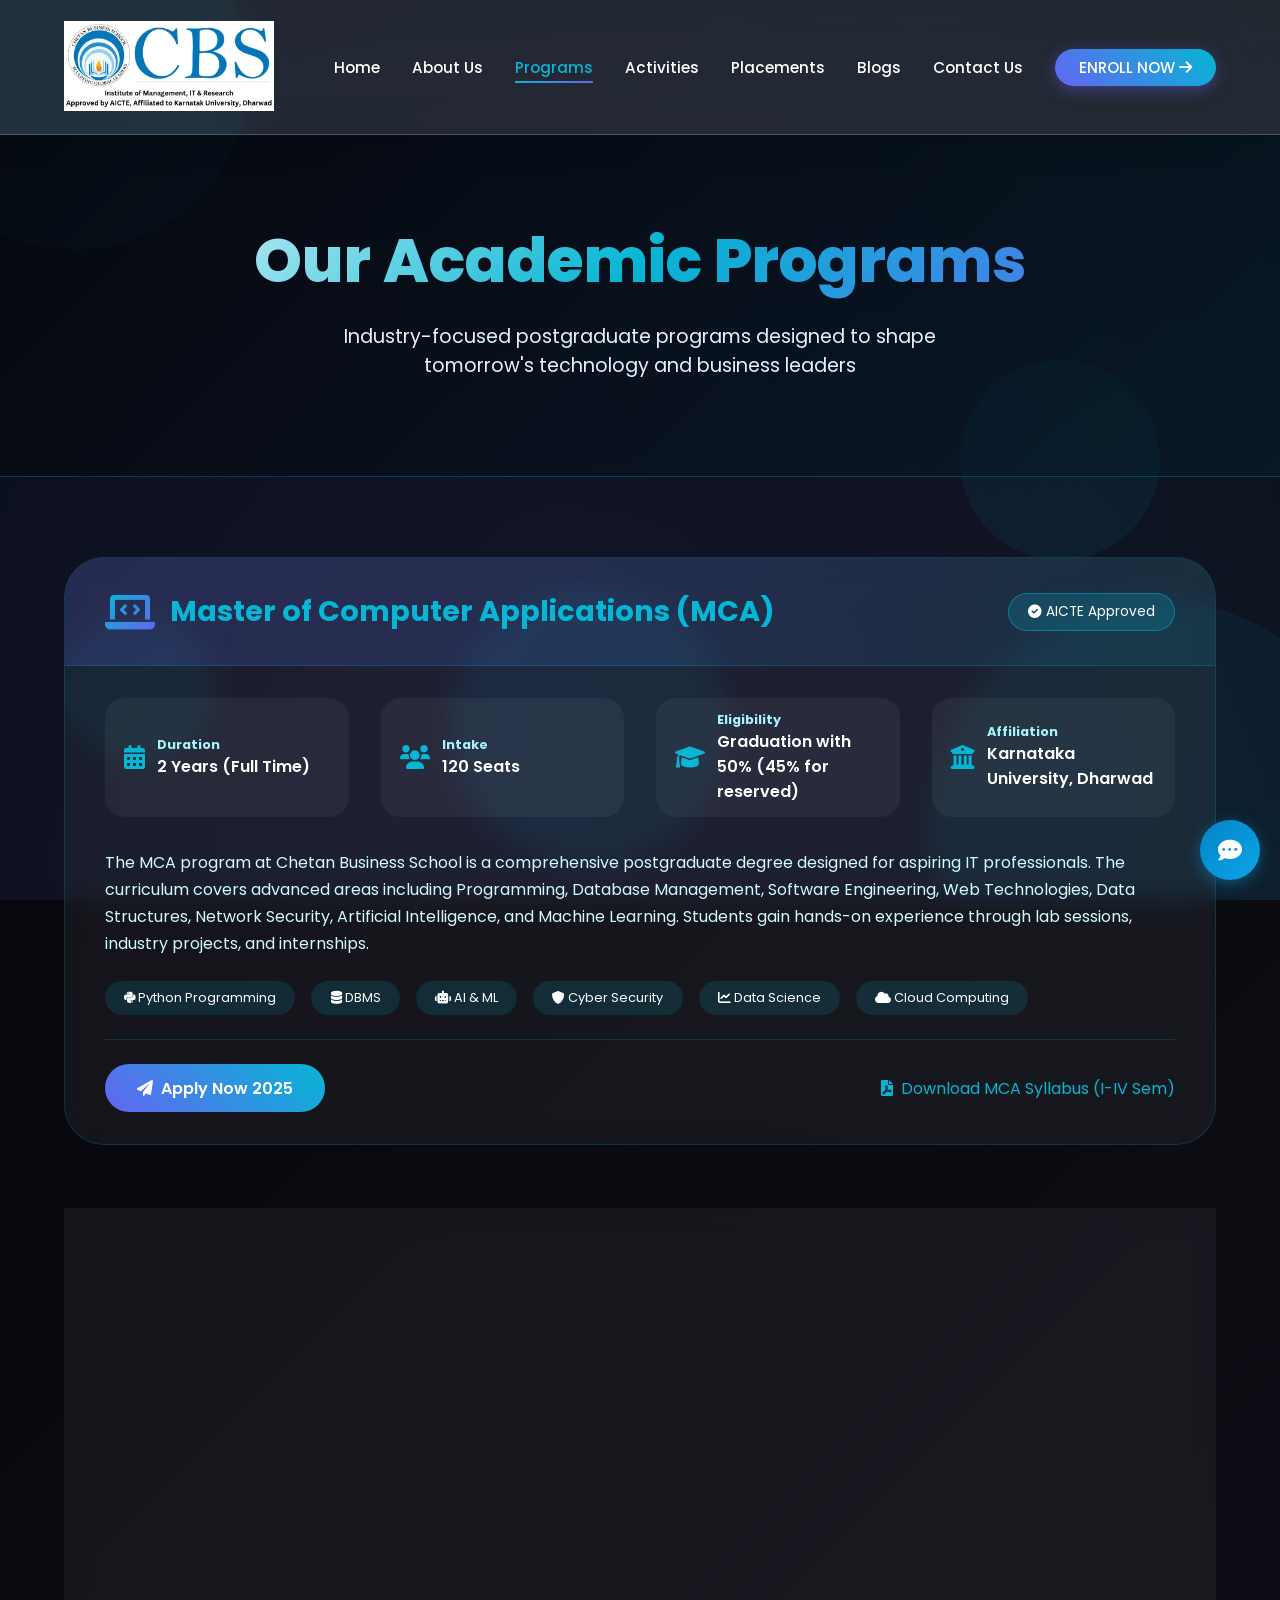
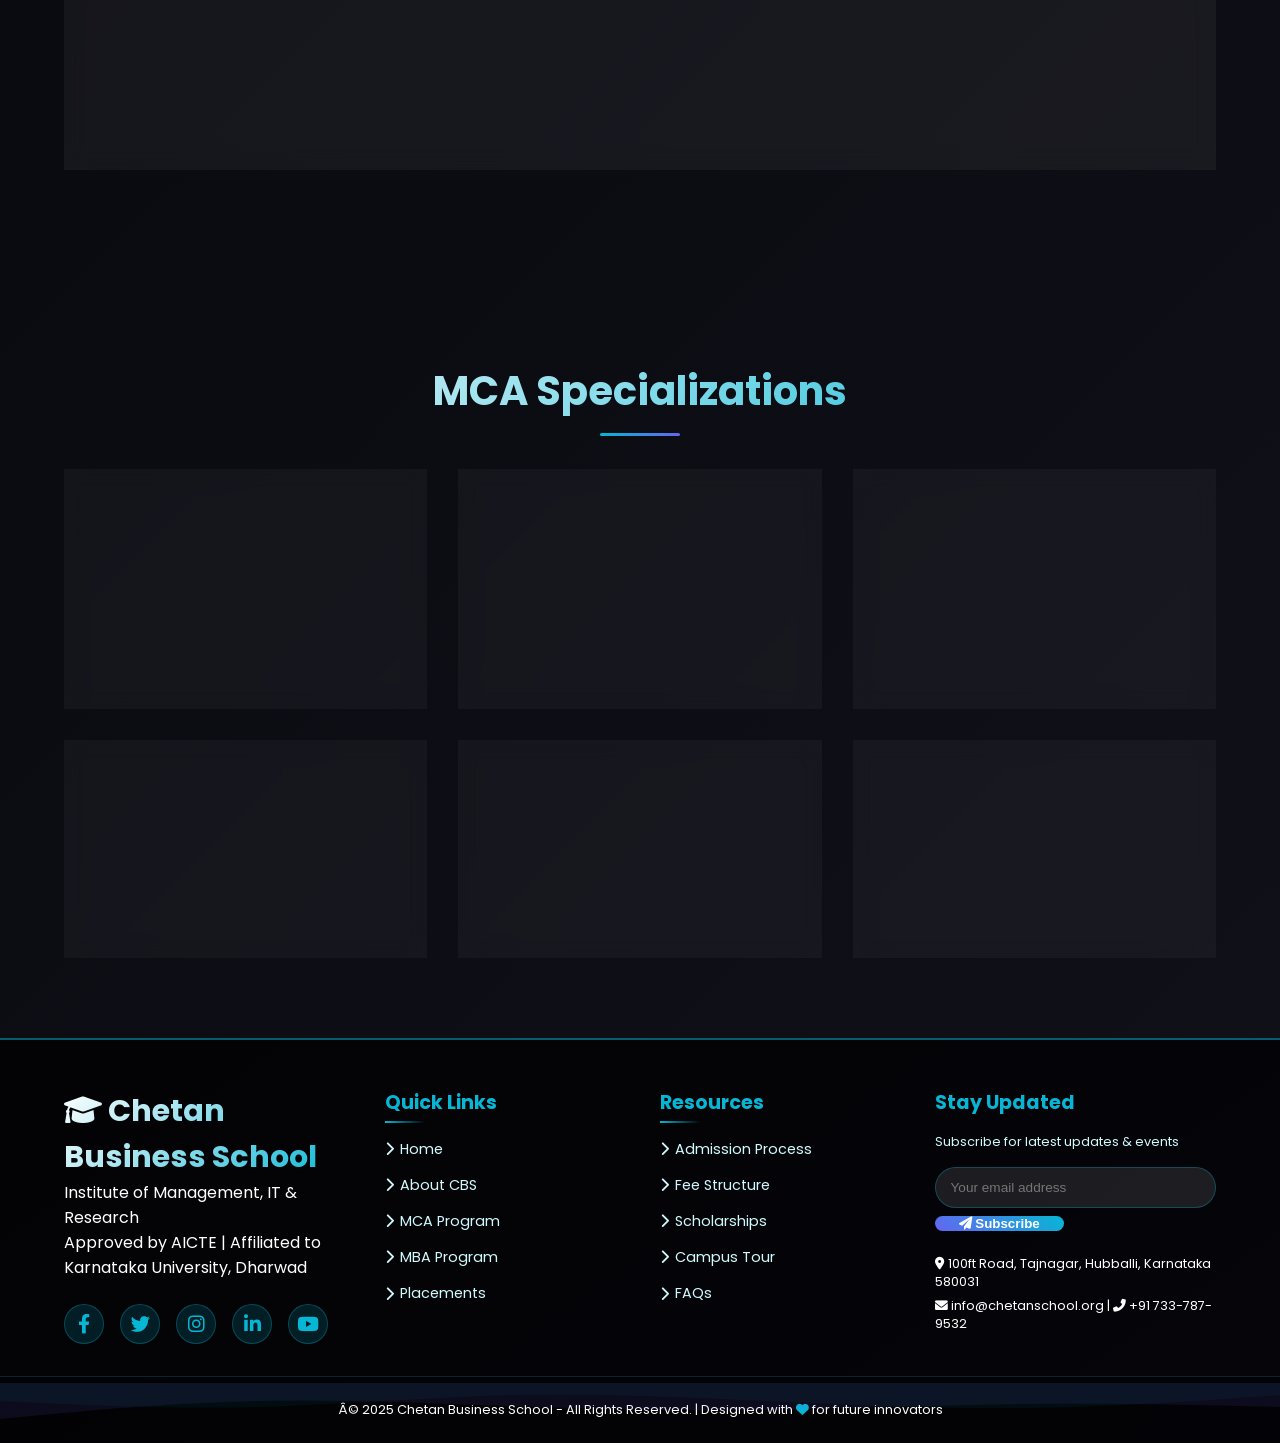
<file: frontend/programs.html>
﻿<!DOCTYPE html>
<html lang="en">

<head>
    <meta charset="UTF-8">
    <meta name="viewport" content="width=device-width, initial-scale=1.0, user-scalable=no">
    <title>Chetan Business School | Programs - MCA & MBA Excellence</title>
    <!-- Google Fonts & Font Awesome -->
    <link
        href="https://fonts.googleapis.com/css2?family=Inter:opsz,wght@14..32,300;14..32,400;14..32,600;14..32,700;14..32,800&family=Poppins:wght@300;400;600;700;800;900&display=swap"
        rel="stylesheet">
    <link rel="stylesheet" href="https://cdnjs.cloudflare.com/ajax/libs/font-awesome/6.0.0-beta3/css/all.min.css">
    <!-- AOS Animation Library -->
    <link href="https://unpkg.com/aos@2.3.1/dist/aos.css" rel="stylesheet">
    <link rel="stylesheet" href="enroll-modal.css">
    <style>
        * {
            margin: 0;
            padding: 0;
            box-sizing: border-box;
        }

        body {
            font-family: 'Poppins', 'Inter', sans-serif;
            overflow-x: hidden;
            background: linear-gradient(135deg, #05050a 0%, #11111a 100%);
            color: #fff;
        }

        /* Animated Background */
        .animated-bg {
            position: fixed;
            top: 0;
            left: 0;
            width: 100%;
            height: 100%;
            z-index: 0;
            overflow: hidden;
        }

        .animated-bg::before {
            content: '';
            position: absolute;
            width: 200%;
            height: 200%;
            background: radial-gradient(circle at 20% 40%, rgba(99, 102, 241, 0.12) 0%, rgba(6, 182, 212, 0.05) 50%, transparent 80%);
            animation: bgMove 25s ease-in-out infinite;
        }

        @keyframes bgMove {

            0%,
            100% {
                transform: translate(0, 0) rotate(0deg);
            }

            33% {
                transform: translate(-5%, -5%) rotate(2deg);
            }

            66% {
                transform: translate(5%, 3%) rotate(-1deg);
            }
        }

        .floating-shapes {
            position: absolute;
            width: 100%;
            height: 100%;
            overflow: hidden;
        }

        .floating-shapes div {
            position: absolute;
            background: rgba(6, 182, 212, 0.07);
            border-radius: 50%;
            animation: floatShape 18s infinite ease-in-out;
        }

        .shape1 {
            width: 350px;
            height: 350px;
            top: -100px;
            left: -100px;
            animation-delay: 0s;
        }

        .shape2 {
            width: 450px;
            height: 450px;
            bottom: -150px;
            right: -100px;
            animation-delay: -4s;
            animation-duration: 22s;
        }

        .shape3 {
            width: 200px;
            height: 200px;
            top: 40%;
            left: 75%;
            animation-delay: -7s;
        }

        .shape4 {
            width: 150px;
            height: 150px;
            bottom: 15%;
            left: 5%;
            animation-delay: -2s;
            animation-duration: 14s;
        }

        .shape5 {
            width: 280px;
            height: 280px;
            top: 65%;
            left: 35%;
            animation-delay: -10s;
        }

        @keyframes floatShape {

            0%,
            100% {
                transform: translateY(0) rotate(0deg) scale(1);
            }

            50% {
                transform: translateY(-40px) rotate(10deg) scale(1.05);
            }
        }

        /* Navbar */
        .navbar {
            position: relative;
            z-index: 100;
            display: flex;
            justify-content: space-between;
            align-items: center;
            padding: 1rem 5%;
            background: rgba(255, 255, 255, 0.1);
            backdrop-filter: blur(20px);
            border-bottom: 1px solid rgba(255, 255, 255, 0.2);
            flex-wrap: wrap;
            box-shadow: 0 8px 32px rgba(0, 0, 0, 0.1);
            transition: all 0.3s ease;
        }

        .navbar.scrolled {
            background: rgba(5, 5, 10, 0.95);
            backdrop-filter: blur(20px);
            padding: 0.7rem 5%;
        }

        .logo h2 {
            font-size: 1.8rem;
            font-weight: 800;
            background: linear-gradient(135deg, #FFFFFF, #06b6d4, #6366f1);
            -webkit-background-clip: text;
            background-clip: text;
            color: transparent;
            letter-spacing: -0.5px;
        }

        .logo p {
            font-size: 0.7rem;
            letter-spacing: 1px;
            color: #ecfeff;
            font-weight: 300;
        }

        .nav-links {
            display: flex;
            gap: 2rem;
            list-style: none;
        }

        .nav-links a {
            text-decoration: none;
            color: white;
            font-weight: 500;
            transition: 0.3s;
            font-size: 0.95rem;
            position: relative;
        }

        .nav-links a::after {
            content: '';
            position: absolute;
            bottom: -5px;
            left: 0;
            width: 0;
            height: 2px;
            background: linear-gradient(90deg, #06b6d4, #6366f1);
            transition: width 0.3s ease;
        }

        .nav-links a:hover::after,
        .nav-links a.active::after {
            width: 100%;
        }

        .nav-links a:hover,
        .nav-links a.active {
            color: #06b6d4;
        }

        .enroll-btn {
            background: linear-gradient(45deg, #6366f1, #06b6d4);
            padding: 0.5rem 1.5rem;
            border-radius: 40px;
            font-weight: bold;
            color: white !important;
            box-shadow: 0 4px 15px rgba(99, 102, 241, 0.4);
            transition: all 0.3s ease;
        }

        .enroll-btn:hover {
            transform: translateY(-2px) scale(1.05);
            box-shadow: 0 8px 25px rgba(6, 182, 212, 0.5);
        }

        .enroll-btn::after {
            display: none;
        }

        /* Main Content */
        .main-content {
            position: relative;
            z-index: 10;
        }

        /* Hero Section */
        .programs-hero {
            text-align: center;
            padding: 5rem 2rem 6rem;
            background: linear-gradient(135deg, rgba(5, 5, 10, 0.7) 0%, rgba(5, 30, 45, 0.5) 100%);
            border-bottom: 1px solid rgba(6, 182, 212, 0.3);
        }

        .programs-hero h1 {
            font-size: 3.8rem;
            font-weight: 800;
            background: linear-gradient(135deg, #FFFFFF, #06b6d4, #6366f1);
            -webkit-background-clip: text;
            background-clip: text;
            color: transparent;
            margin-bottom: 1rem;
            animation: titleReveal 0.8s ease-out;
        }

        .programs-hero p {
            font-size: 1.2rem;
            max-width: 700px;
            margin: 0 auto;
            color: #e0f2fe;
            animation: fadeUp 0.8s ease-out 0.2s both;
        }

        @keyframes titleReveal {
            from {
                opacity: 0;
                transform: translateY(-50px) scale(0.9);
            }

            to {
                opacity: 1;
                transform: translateY(0) scale(1);
            }
        }

        @keyframes fadeUp {
            from {
                opacity: 0;
                transform: translateY(30px);
            }

            to {
                opacity: 1;
                transform: translateY(0);
            }
        }

        /* Program Cards Section */
        .programs-section {
            padding: 5rem 5%;
            max-width: 1400px;
            margin: 0 auto;
        }

        .section-title {
            text-align: center;
            font-size: 2.5rem;
            font-weight: 700;
            margin-bottom: 3rem;
            background: linear-gradient(135deg, #FFFFFF, #06b6d4);
            -webkit-background-clip: text;
            background-clip: text;
            color: transparent;
            position: relative;
        }

        .section-title::after {
            content: '';
            position: absolute;
            bottom: -15px;
            left: 50%;
            transform: translateX(-50%);
            width: 80px;
            height: 3px;
            background: linear-gradient(90deg, #06b6d4, #6366f1);
            border-radius: 3px;
        }

        .program-card {
            background: rgba(255, 255, 255, 0.05);
            backdrop-filter: blur(12px);
            border-radius: 40px;
            overflow: hidden;
            margin-bottom: 4rem;
            border: 1px solid rgba(6, 182, 212, 0.2);
            transition: all 0.4s cubic-bezier(0.2, 0.9, 0.4, 1.1);
        }

        .program-card:hover {
            transform: translateY(-8px);
            border-color: #06b6d4;
            box-shadow: 0 25px 45px rgba(0, 0, 0, 0.3), 0 0 30px rgba(6, 182, 212, 0.1);
        }

        .program-header {
            display: flex;
            flex-wrap: wrap;
            justify-content: space-between;
            align-items: center;
            padding: 2rem 2.5rem;
            background: linear-gradient(135deg, rgba(99, 102, 241, 0.2), rgba(6, 182, 212, 0.1));
            border-bottom: 1px solid rgba(6, 182, 212, 0.2);
        }

        .program-title {
            display: flex;
            align-items: center;
            gap: 15px;
        }

        .program-title i {
            font-size: 2.5rem;
            background: linear-gradient(135deg, #06b6d4, #6366f1);
            -webkit-background-clip: text;
            background-clip: text;
            color: transparent;
        }

        .program-title h2 {
            font-size: 1.8rem;
            color: #06b6d4;
        }

        .program-badge {
            background: rgba(6, 182, 212, 0.2);
            padding: 0.5rem 1.2rem;
            border-radius: 50px;
            font-size: 0.85rem;
            border: 1px solid rgba(6, 182, 212, 0.5);
        }

        .program-body {
            padding: 2rem 2.5rem;
        }

        .program-details {
            display: flex;
            flex-wrap: wrap;
            gap: 2rem;
            margin-bottom: 2rem;
        }

        .detail-item {
            flex: 1;
            min-width: 150px;
            display: flex;
            align-items: center;
            gap: 12px;
            background: rgba(255, 255, 255, 0.05);
            padding: 0.8rem 1.2rem;
            border-radius: 20px;
            transition: 0.3s;
        }

        .detail-item:hover {
            background: rgba(99, 102, 241, 0.2);
            transform: translateX(5px);
        }

        .detail-item i {
            font-size: 1.5rem;
            color: #06b6d4;
        }

        .detail-item span strong {
            display: block;
            font-size: 0.8rem;
            color: #a5f3fc;
        }

        .detail-item span p {
            font-size: 1rem;
            font-weight: 600;
        }

        .program-description {
            color: #cffafe;
            line-height: 1.7;
            margin-bottom: 1.5rem;
        }

        .program-features {
            display: flex;
            flex-wrap: wrap;
            gap: 1rem;
            margin: 1.5rem 0;
        }

        .feature-tag {
            background: rgba(6, 182, 212, 0.15);
            padding: 0.5rem 1.2rem;
            border-radius: 30px;
            font-size: 0.8rem;
            transition: 0.3s;
        }

        .feature-tag:hover {
            background: rgba(99, 102, 241, 0.4);
            transform: scale(1.02);
        }

        .program-footer {
            display: flex;
            flex-wrap: wrap;
            justify-content: space-between;
            align-items: center;
            gap: 1rem;
            margin-top: 1.5rem;
            padding-top: 1.5rem;
            border-top: 1px solid rgba(6, 182, 212, 0.2);
        }

        .apply-link {
            background: linear-gradient(45deg, #6366f1, #06b6d4);
            padding: 0.7rem 2rem;
            border-radius: 40px;
            color: white;
            text-decoration: none;
            font-weight: 600;
            transition: all 0.3s ease;
            display: inline-flex;
            align-items: center;
            gap: 8px;
        }

        .apply-link:hover {
            transform: translateX(5px);
            box-shadow: 0 5px 20px rgba(99, 102, 241, 0.4);
        }

        .syllabus-link {
            color: #06b6d4;
            text-decoration: none;
            display: inline-flex;
            align-items: center;
            gap: 8px;
            transition: 0.3s;
        }

        .syllabus-link:hover {
            transform: translateX(5px);
            color: white;
        }

        /* MCA Specializations Section */
        .specializations {
            padding: 3rem 5% 5rem;
            max-width: 1400px;
            margin: 0 auto;
        }

        .specializations-grid {
            display: grid;
            grid-template-columns: repeat(auto-fit, minmax(280px, 1fr));
            gap: 2rem;
            margin-top: 2rem;
        }

        .spec-card {
            background: rgba(255, 255, 255, 0.04);
            backdrop-filter: blur(10px);
            padding: 2rem;
            border-radius: 32px;
            text-align: center;
            transition: all 0.4s ease;
            border: 1px solid rgba(6, 182, 212, 0.15);
        }

        .spec-card:hover {
            transform: translateY(-10px);
            border-color: #06b6d4;
            background: rgba(99, 102, 241, 0.12);
            box-shadow: 0 20px 35px rgba(0, 0, 0, 0.2);
        }

        .spec-card i {
            font-size: 2.8rem;
            background: linear-gradient(135deg, #06b6d4, #6366f1);
            -webkit-background-clip: text;
            background-clip: text;
            color: transparent;
            margin-bottom: 1rem;
        }

        .spec-card h4 {
            font-size: 1.3rem;
            color: #06b6d4;
            margin-bottom: 0.8rem;
        }

        .spec-card p {
            color: #cffafe;
            font-size: 0.9rem;
            line-height: 1.6;
        }

        /* Admission CTA */
        .admission-cta {
            background: linear-gradient(135deg, rgba(99, 102, 241, 0.2), rgba(6, 182, 212, 0.1));
            margin: 2rem 5% 4rem;
            padding: 3rem;
            border-radius: 50px;
            text-align: center;
            backdrop-filter: blur(10px);
            border: 1px solid rgba(6, 182, 212, 0.3);
        }

        .admission-cta h3 {
            font-size: 2rem;
            margin-bottom: 1rem;
            color: #06b6d4;
        }

        .admission-cta p {
            margin-bottom: 1.5rem;
            color: #cffafe;
        }

        .cta-button {
            background: linear-gradient(45deg, #6366f1, #06b6d4);
            padding: 1rem 2.5rem;
            border-radius: 50px;
            color: white;
            text-decoration: none;
            font-weight: bold;
            font-size: 1.1rem;
            display: inline-flex;
            align-items: center;
            gap: 10px;
            transition: all 0.3s ease;
        }

        .cta-button:hover {
            transform: scale(1.05);
            box-shadow: 0 10px 30px rgba(99, 102, 241, 0.5);
        }

        /* Contact Strip */
        .contact-strip {
            display: flex;
            flex-wrap: wrap;
            justify-content: space-between;
            align-items: center;
            background: rgba(10, 10, 15, 0.85);
            backdrop-filter: blur(12px);
            padding: 1.2rem 5%;
            gap: 1.5rem;
            border-top: 1px solid rgba(6, 182, 212, 0.3);
            border-bottom: 1px solid rgba(6, 182, 212, 0.3);
            margin-top: 2rem;
        }

        .contact-info span,
        .contact-info a {
            color: #ecfeff;
            margin-right: 1.5rem;
            font-size: 0.85rem;
            text-decoration: none;
            transition: 0.3s;
        }

        .contact-info span:hover,
        .contact-info a:hover {
            color: #06b6d4;
        }

        .contact-info i {
            margin-right: 6px;
            color: #06b6d4;
        }

        /* Footer */
        .premium-footer {
            background: linear-gradient(145deg, #030305 0%, #05050a 100%);
            border-top: 2px solid rgba(6, 182, 212, 0.5);
            position: relative;
            overflow: hidden;
        }

        .footer-waves {
            position: absolute;
            bottom: 0;
            left: 0;
            width: 100%;
            overflow: hidden;
            line-height: 0;
            transform: rotate(180deg);
            opacity: 0.4;
        }

        .footer-waves svg {
            position: relative;
            display: block;
            width: calc(100% + 1.3px);
            height: 60px;
        }

        .footer-container {
            max-width: 1300px;
            margin: 0 auto;
            padding: 3rem 5% 2rem;
            position: relative;
            z-index: 2;
            display: flex;
            flex-wrap: wrap;
            justify-content: space-between;
            gap: 2.5rem;
        }

        .footer-brand {
            flex: 1.2;
            min-width: 220px;
        }

        .footer-brand h3 {
            font-size: 1.9rem;
            background: linear-gradient(135deg, #fff, #06b6d4);
            -webkit-background-clip: text;
            background-clip: text;
            color: transparent;
        }

        .social-icons {
            display: flex;
            gap: 1rem;
            margin-top: 1.5rem;
        }

        .social-icons a {
            display: flex;
            align-items: center;
            justify-content: center;
            width: 40px;
            height: 40px;
            background: rgba(6, 182, 212, 0.15);
            border-radius: 50%;
            color: #06b6d4;
            font-size: 1.2rem;
            transition: all 0.3s ease;
            border: 1px solid rgba(6, 182, 212, 0.3);
            text-decoration: none;
        }

        .social-icons a:hover {
            background: #6366f1;
            color: white;
            transform: translateY(-5px) rotate(360deg);
        }

        .footer-links {
            flex: 1;
            min-width: 150px;
        }

        .footer-links h4 {
            color: #06b6d4;
            font-size: 1.2rem;
            margin-bottom: 1.2rem;
            position: relative;
        }

        .footer-links h4:after {
            content: '';
            position: absolute;
            bottom: -6px;
            left: 0;
            width: 40px;
            height: 2px;
            background: linear-gradient(90deg, #06b6d4, transparent);
        }

        .footer-links ul {
            list-style: none;
        }

        .footer-links li {
            margin-bottom: 0.7rem;
        }

        .footer-links a {
            color: #cffafe;
            text-decoration: none;
            font-size: 0.9rem;
            transition: 0.3s;
            display: inline-flex;
            align-items: center;
            gap: 6px;
        }

        .footer-links a:hover {
            color: #06b6d4;
            transform: translateX(8px);
        }

        .footer-newsletter {
            flex: 1.2;
            min-width: 240px;
        }

        .footer-newsletter h4 {
            color: #06b6d4;
            font-size: 1.2rem;
            margin-bottom: 1rem;
        }

        .newsletter-form {
            display: flex;
            flex-wrap: wrap;
            gap: 0.5rem;
        }

        .newsletter-form input {
            flex: 1;
            padding: 12px 15px;
            border-radius: 50px;
            border: none;
            background: rgba(255, 255, 255, 0.1);
            color: white;
            font-size: 0.85rem;
            outline: none;
            border: 1px solid rgba(6, 182, 212, 0.3);
            transition: 0.3s;
        }

        .newsletter-form input:focus {
            border-color: #06b6d4;
            background: rgba(255, 255, 255, 0.15);
        }

        .newsletter-form button {
            background: linear-gradient(45deg, #6366f1, #06b6d4);
            border: none;
            padding: 0 1.5rem;
            border-radius: 50px;
            color: white;
            font-weight: bold;
            cursor: pointer;
            transition: 0.3s;
        }

        .newsletter-form button:hover {
            transform: scale(1.02);
            box-shadow: 0 5px 15px rgba(99, 102, 241, 0.4);
        }

        .application-modal {
            position: fixed;
            inset: 0;
            z-index: 1000;
            display: none;
            align-items: center;
            justify-content: center;
            padding: 1.5rem;
            background: rgba(3, 7, 18, 0.72);
            backdrop-filter: blur(14px);
        }

        .application-modal.active {
            display: flex;
        }

        .application-form-card {
            width: min(720px, 100%);
            max-height: 92vh;
            overflow-y: auto;
            background: rgba(8, 13, 28, 0.96);
            border: 1px solid rgba(6, 182, 212, 0.45);
            border-radius: 24px;
            box-shadow: 0 30px 80px rgba(0, 0, 0, 0.45);
            padding: 2rem;
            position: relative;
        }

        .application-form-card h2 {
            color: #06b6d4;
            font-size: 1.8rem;
            margin-bottom: 0.35rem;
        }

        .application-form-card p {
            color: #cffafe;
            font-size: 0.9rem;
            margin-bottom: 1.4rem;
        }

        .close-form-btn {
            position: absolute;
            top: 1rem;
            right: 1rem;
            width: 38px;
            height: 38px;
            border-radius: 50%;
            border: 1px solid rgba(6, 182, 212, 0.45);
            background: rgba(255, 255, 255, 0.08);
            color: white;
            cursor: pointer;
            font-size: 1rem;
        }

        .close-form-btn:hover {
            background: rgba(6, 182, 212, 0.25);
        }

        .application-form {
            display: grid;
            grid-template-columns: repeat(2, minmax(0, 1fr));
            gap: 1rem;
        }

        .form-group {
            display: flex;
            flex-direction: column;
            gap: 0.4rem;
        }

        .form-group.full-width {
            grid-column: 1 / -1;
        }

        .application-form label {
            color: #ecfeff;
            font-size: 0.84rem;
            font-weight: 600;
        }

        .application-form input,
        .application-form select,
        .application-form textarea {
            width: 100%;
            border: 1px solid rgba(6, 182, 212, 0.38);
            border-radius: 14px;
            background: rgba(255, 255, 255, 0.08);
            color: white;
            font-family: inherit;
            font-size: 0.95rem;
            padding: 0.8rem 0.95rem;
            outline: none;
        }

        .application-form input:focus,
        .application-form select:focus,
        .application-form textarea:focus {
            border-color: #06b6d4;
            box-shadow: 0 0 0 3px rgba(6, 182, 212, 0.18);
        }

        .application-form option {
            color: #0f172a;
        }

        .application-form textarea {
            resize: vertical;
            min-height: 90px;
        }

        .submit-application-btn {
            grid-column: 1 / -1;
            border: none;
            border-radius: 50px;
            padding: 0.9rem 1.4rem;
            background: linear-gradient(45deg, #6366f1, #06b6d4);
            color: white;
            font-weight: 700;
            cursor: pointer;
            box-shadow: 0 8px 24px rgba(6, 182, 212, 0.25);
        }

        .submit-application-btn:hover {
            transform: translateY(-1px);
            box-shadow: 0 12px 32px rgba(6, 182, 212, 0.35);
        }

        .footer-bottom {
            text-align: center;
            padding: 1.5rem;
            border-top: 1px solid rgba(6, 182, 212, 0.2);
            font-size: 0.8rem;
            background: rgba(0, 0, 0, 0.3);
        }

        @media (max-width: 900px) {
            .navbar {
                flex-direction: column;
                gap: 0.8rem;
            }

            .nav-links {
                flex-wrap: wrap;
                justify-content: center;
                gap: 1rem;
            }

            .programs-hero h1 {
                font-size: 2.2rem;
            }

            .program-header {
                flex-direction: column;
                text-align: center;
                gap: 1rem;
            }

            .program-title {
                flex-direction: column;
            }

            .program-body {
                padding: 1.5rem;
            }

            .program-details {
                flex-direction: column;
            }

            .contact-strip {
                flex-direction: column;
                text-align: center;
            }

            .footer-container {
                flex-direction: column;
                gap: 2rem;
            }

            .admission-cta h3 {
                font-size: 1.5rem;
            }

            .application-form {
                grid-template-columns: 1fr;
            }

            .application-form-card {
                padding: 1.5rem;
            }
        }

        ::-webkit-scrollbar {
            width: 8px;
        }

        ::-webkit-scrollbar-track {
            background: #0a0a0f;
        }

        ::-webkit-scrollbar-thumb {
            background: #6366f1;
            border-radius: 10px;
        }
    </style>
</head>

<body>

    <div class="animated-bg">
        <div class="floating-shapes">
            <div class="shape1"></div>
            <div class="shape2"></div>
            <div class="shape3"></div>
            <div class="shape4"></div>
            <div class="shape5"></div>
        </div>
    </div>

    <div class="main-content">
        <nav class="navbar" id="navbar">
            <div class="logo">
                <img src="images/cbs-logo.webp" alt="CBS Logo" style="height: 90px; margin-top: 5px;">
            </div>
            <ul class="nav-links">
                <li><a href="index.html">Home</a></li>
                <li><a href="about.html">About Us</a></li>
                <li><a href="programs.html" class="active">Programs</a></li>
                <li><a href="activities.html">Activities</a></li>
                <li><a href="placement.html">Placements</a></li>
                <li><a href="blog.html">Blogs</a></li>
                <li><a href="contact.html">Contact Us</a></li>
                <li><a href="#" class="enroll-btn">ENROLL NOW <i class="fas fa-arrow-right"></i></a></li>
            </ul>
        </nav>

        <div class="programs-hero">
            <h1>Our Academic Programs</h1>
            <p>Industry-focused postgraduate programs designed to shape tomorrow's technology and business leaders</p>
        </div>

        <div class="programs-section">
            <!-- MCA Program Card -->
            <div class="program-card" data-aos="fade-up" data-aos-duration="800">
                <div class="program-header">
                    <div class="program-title">
                        <i class="fas fa-laptop-code"></i>
                        <h2>Master of Computer Applications (MCA)</h2>
                    </div>
                    <div class="program-badge">
                        <i class="fas fa-check-circle"></i> AICTE Approved
                    </div>
                </div>
                <div class="program-body">
                    <div class="program-details">
                        <div class="detail-item">
                            <i class="fas fa-calendar-alt"></i>
                            <span><strong>Duration</strong>
                                <p>2 Years (Full Time)</p>
                            </span>
                        </div>
                        <div class="detail-item">
                            <i class="fas fa-users"></i>
                            <span><strong>Intake</strong>
                                <p>120 Seats</p>
                            </span>
                        </div>
                        <div class="detail-item">
                            <i class="fas fa-graduation-cap"></i>
                            <span><strong>Eligibility</strong>
                                <p>Graduation with 50% (45% for reserved)</p>
                            </span>
                        </div>
                        <div class="detail-item">
                            <i class="fas fa-university"></i>
                            <span><strong>Affiliation</strong>
                                <p>Karnataka University, Dharwad</p>
                            </span>
                        </div>
                    </div>
                    <p class="program-description">
                        The MCA program at Chetan Business School is a comprehensive postgraduate degree designed for
                        aspiring IT professionals.
                        The curriculum covers advanced areas including Programming, Database Management, Software
                        Engineering, Web Technologies,
                        Data Structures, Network Security, Artificial Intelligence, and Machine Learning. Students gain
                        hands-on experience
                        through lab sessions, industry projects, and internships.
                    </p>
                    <div class="program-features">
                        <span class="feature-tag"><i class="fab fa-python"></i> Python Programming</span>
                        <span class="feature-tag"><i class="fas fa-database"></i> DBMS</span>
                        <span class="feature-tag"><i class="fas fa-robot"></i> AI & ML</span>
                        <span class="feature-tag"><i class="fas fa-shield-alt"></i> Cyber Security</span>
                        <span class="feature-tag"><i class="fas fa-chart-line"></i> Data Science</span>
                        <span class="feature-tag"><i class="fas fa-cloud"></i> Cloud Computing</span>
                    </div>
                    <div class="program-footer">
                        <a href="#" class="apply-link js-open-application"><i class="fas fa-paper-plane"></i> Apply Now
                            2025</a>
                        <a href="MCA-I-to-IV-Semester-Syllabus-2024-25.pdf" class="syllabus-link" target="_blank"
                            rel="noopener"><i class="fas fa-file-pdf"></i> Download MCA Syllabus (I-IV Sem)</a>
                    </div>
                </div>
            </div>

            <div class="application-modal" id="applicationModal" aria-hidden="true">
                <div class="application-form-card" role="dialog" aria-modal="true" aria-labelledby="applicationTitle">
                    <button class="close-form-btn" type="button" id="closeApplicationForm"
                        aria-label="Close application form">
                        <i class="fas fa-times"></i>
                    </button>
                    <h2 id="applicationTitle">Admission Form 2025</h2>
                    <p>Fill in your details and our admission team will contact you shortly.</p>
                    <form class="application-form" id="applicationForm">
                        <div class="form-group">
                            <label for="studentName">Full Name</label>
                            <input type="text" id="studentName" name="studentName" placeholder="Enter your name"
                                required>
                        </div>
                        <div class="form-group">
                            <label for="phoneNumber">Mobile Number</label>
                            <input type="tel" id="phoneNumber" name="phoneNumber" placeholder="+91 98765 43210"
                                required>
                        </div>
                        <div class="form-group">
                            <label for="emailAddress">Email Address</label>
                            <input type="email" id="emailAddress" name="emailAddress" placeholder="you@example.com"
                                required>
                        </div>
                        <div class="form-group">
                            <label for="programChoice">Program</label>
                            <select id="programChoice" name="programChoice" required>
                                <option value="MCA">MCA</option>
                                <option value="MBA">MBA</option>
                            </select>
                        </div>
                        <div class="form-group">
                            <label for="qualification">Highest Qualification</label>
                            <input type="text" id="qualification" name="qualification"
                                placeholder="BCA, B.Sc, B.Com, etc." required>
                        </div>
                        <div class="form-group">
                            <label for="percentage">Percentage / CGPA</label>
                            <input type="text" id="percentage" name="percentage" placeholder="Example: 72% or 8.1 CGPA"
                                required>
                        </div>
                        <div class="form-group full-width">
                            <label for="message">Message</label>
                            <textarea id="message" name="message"
                                placeholder="Tell us if you have any questions"></textarea>
                        </div>
                        <button class="submit-application-btn" type="submit">
                            <i class="fas fa-paper-plane"></i> Submit Application
                        </button>
                    </form>
                </div>
            </div>

            <!-- MBA Program Card -->
            <div class="program-card" data-aos="fade-up" data-aos-duration="800" data-aos-delay="100">
                <div class="program-header">
                    <div class="program-title">
                        <i class="fas fa-chart-line"></i>
                        <h2>Master of Business Administration (MBA)</h2>
                    </div>
                    <div class="program-badge">
                        <i class="fas fa-check-circle"></i> AICTE Approved
                    </div>
                </div>
                <div class="program-body">
                    <div class="program-details">
                        <div class="detail-item">
                            <i class="fas fa-calendar-alt"></i>
                            <span><strong>Duration</strong>
                                <p>2 Years (Full Time)</p>
                            </span>
                        </div>
                        <div class="detail-item">
                            <i class="fas fa-users"></i>
                            <span><strong>Intake</strong>
                                <p>180 Seats</p>
                            </span>
                        </div>
                        <div class="detail-item">
                            <i class="fas fa-graduation-cap"></i>
                            <span><strong>Eligibility</strong>
                                <p>Graduation with 50% (45% for reserved)</p>
                            </span>
                        </div>
                        <div class="detail-item">
                            <i class="fas fa-university"></i>
                            <span><strong>Affiliation</strong>
                                <p>Karnataka University, Dharwad</p>
                            </span>
                        </div>
                    </div>
                    <p class="program-description">
                        The MBA program at CBS develops strategic thinking, leadership qualities, and managerial
                        excellence. With specializations
                        in Marketing, Finance, HR, and Business Analytics, students gain practical knowledge through
                        case studies, industry
                        interactions, and live projects. The curriculum is designed to meet global business challenges.
                    </p>
                    <div class="program-features">
                        <span class="feature-tag"><i class="fas fa-chart-simple"></i> Marketing</span>
                        <span class="feature-tag"><i class="fas fa-coins"></i> Finance</span>
                        <span class="feature-tag"><i class="fas fa-users-gear"></i> HR</span>
                        <span class="feature-tag"><i class="fas fa-chart-pie"></i> Business Analytics</span>
                        <span class="feature-tag"><i class="fas fa-handshake"></i> Industry Exposure</span>
                        <span class="feature-tag"><i class="fas fa-briefcase"></i> 100% Placements</span>
                    </div>
                    <div class="program-footer">
                        <a href="#" class="apply-link js-open-application"><i class="fas fa-paper-plane"></i> Apply Now
                            2025</a>
                        <a href="#" class="syllabus-link"><i class="fas fa-file-pdf"></i> Download MBA Syllabus (I-IV
                            Sem)</a>
                    </div>
                </div>
            </div>
        </div>

        <!-- MCA Specializations -->
        <div class="specializations" data-aos="fade-up">
            <h2 class="section-title">MCA Specializations</h2>
            <div class="specializations-grid">
                <div class="spec-card" data-aos="zoom-in" data-aos-delay="100">
                    <i class="fas fa-robot"></i>
                    <h4>Artificial Intelligence & ML</h4>
                    <p>Deep learning, neural networks, computer vision, and natural language processing.</p>
                </div>
                <div class="spec-card" data-aos="zoom-in" data-aos-delay="200">
                    <i class="fas fa-chart-simple"></i>
                    <h4>Data Science</h4>
                    <p>Big data analytics, data visualization, predictive modeling, and business intelligence.</p>
                </div>
                <div class="spec-card" data-aos="zoom-in" data-aos-delay="300">
                    <i class="fas fa-shield-hawk"></i>
                    <h4>Cyber Security</h4>
                    <p>Network security, cryptography, ethical hacking, and security compliance.</p>
                </div>
                <div class="spec-card" data-aos="zoom-in" data-aos-delay="400">
                    <i class="fas fa-cloud-arrow-up"></i>
                    <h4>Cloud Computing</h4>
                    <p>AWS, Azure, DevOps, containerization, and cloud architecture.</p>
                </div>
                <div class="spec-card" data-aos="zoom-in" data-aos-delay="500">
                    <i class="fas fa-mobile-alt"></i>
                    <h4>Web & App Development</h4>
                    <p>Full-stack development, React, Node.js, Flutter, and modern frameworks.</p>
                </div>
                <div class="spec-card" data-aos="zoom-in" data-aos-delay="600">
                    <i class="fas fa-network-wired"></i>
                    <h4>IoT & Embedded Systems</h4>
                    <p>Internet of Things, smart devices, sensors, and embedded programming.</p>
                </div>
            </div>
        </div>

        <!-- Admission CTA 
    <div class="admission-cta" data-aos="fade-up" data-aos-delay="100">
        <h3>ðŸŽ“ Admissions Open for 2025 Batch</h3>
        <p>Limited seats available. Apply now and take the first step towards a brilliant career!</p>
        <a href="#" class="cta-button js-open-application"><i class="fas fa-rocket"></i> Register for Admission</a>
    </div>-->



        <footer class="premium-footer">
            <div class="footer-waves">
                <svg xmlns="http://www.w3.org/2000/svg" viewBox="0 0 1440 320" preserveAspectRatio="none">
                    <path fill="#6366f1" fill-opacity="0.25"
                        d="M0,192L48,197.3C96,203,192,213,288,208C384,203,480,181,576,176C672,171,768,181,864,197.3C960,213,1056,235,1152,224C1248,213,1344,171,1392,149.3L1440,128L1440,320L1392,320C1344,320,1248,320,1152,320C1056,320,960,320,864,320C768,320,672,320,576,320C480,320,384,320,288,320C192,320,96,320,48,320L0,320Z">
                    </path>
                    <path fill="#06b6d4" fill-opacity="0.15"
                        d="M0,256L48,240C96,224,192,192,288,186.7C384,181,480,203,576,224C672,245,768,267,864,256C960,245,1056,203,1152,192C1248,181,1344,203,1392,213.3L1440,224L1440,320L1392,320C1344,320,1248,320,1152,320C1056,320,960,320,864,320C768,320,672,320,576,320C480,320,384,320,288,320C192,320,96,320,48,320L0,320Z">
                    </path>
                </svg>
            </div>
            <div class="footer-container">
                <div class="footer-brand">
                    <h3><i class="fas fa-graduation-cap"></i> Chetan Business School</h3>
                    <p>Institute of Management, IT & Research<br>Approved by AICTE | Affiliated to Karnataka University,
                        Dharwad</p>
                    <div class="social-icons">
                        <a href="#"><i class="fab fa-facebook-f"></i></a>
                        <a href="#"><i class="fab fa-twitter"></i></a>
                        <a href="#"><i class="fab fa-instagram"></i></a>
                        <a href="#"><i class="fab fa-linkedin-in"></i></a>
                        <a href="#"><i class="fab fa-youtube"></i></a>
                    </div>
                </div>
                <div class="footer-links">
                    <h4>Quick Links</h4>
                    <ul>
                        <li><a href="index.html"><i class="fas fa-chevron-right"></i> Home</a></li>
                        <li><a href="about.html"><i class="fas fa-chevron-right"></i> About CBS</a></li>
                        <li><a href="programs.html"><i class="fas fa-chevron-right"></i> MCA Program</a></li>
                        <li><a href="#"><i class="fas fa-chevron-right"></i> MBA Program</a></li>
                        <li><a href="placement.html"><i class="fas fa-chevron-right"></i> Placements</a></li>
                    </ul>
                </div>
                <div class="footer-links">
                    <h4>Resources</h4>
                    <ul>
                        <li><a href="#"><i class="fas fa-chevron-right"></i> Admission Process</a></li>
                        <li><a href="#"><i class="fas fa-chevron-right"></i> Fee Structure</a></li>
                        <li><a href="#"><i class="fas fa-chevron-right"></i> Scholarships</a></li>
                        <li><a href="#"><i class="fas fa-chevron-right"></i> Campus Tour</a></li>
                        <li><a href="#"><i class="fas fa-chevron-right"></i> FAQs</a></li>
                    </ul>
                </div>
                <div class="footer-newsletter">
                    <h4>Stay Updated</h4>
                    <p style="font-size:0.8rem; margin-bottom:1rem; color:#cffafe;">Subscribe for latest updates &
                        events</p>
                    <div class="newsletter-form">
                        <input type="email" placeholder="Your email address">
                        <button><i class="fas fa-paper-plane"></i> Subscribe</button>
                    </div>
                    <div style="margin-top: 1.5rem;">
                        <p style="font-size:0.8rem;"><i class="fas fa-map-marker-alt"></i> 100ft Road, Tajnagar,
                            Hubballi, Karnataka 580031</p>
                        <p style="font-size:0.8rem; margin-top:6px;"><i class="fas fa-envelope"></i>
                            info@chetanschool.org | <i class="fas fa-phone-alt"></i> +91 733-787-9532</p>
                    </div>
                </div>
            </div>
            <div class="footer-bottom">
                <p>Â© 2025 Chetan Business School - All Rights Reserved. | Designed with <i class="fas fa-heart"
                        style="color:#06b6d4;"></i> for future innovators</p>
            </div>
        </footer>
    </div>

    <script src="https://unpkg.com/aos@2.3.1/dist/aos.js"></script>
    <script>
        AOS.init({
            duration: 800,
            once: true,
            offset: 100
        });

        // Navbar scroll effect
        window.addEventListener('scroll', function () {
            const navbar = document.getElementById('navbar');
            if (window.scrollY > 50) {
                navbar.classList.add('scrolled');
            } else {
                navbar.classList.remove('scrolled');
            }
        });

        const applicationModal = document.getElementById('applicationModal');
        const closeApplicationForm = document.getElementById('closeApplicationForm');
        const applicationForm = document.getElementById('applicationForm');
        const firstApplicationInput = document.getElementById('studentName');

        function openApplicationForm(event) {
            event.preventDefault();
            applicationModal.classList.add('active');
            applicationModal.setAttribute('aria-hidden', 'false');
            document.body.style.overflow = 'hidden';
            firstApplicationInput.focus();
        }

        function closeApplicationModal() {
            applicationModal.classList.remove('active');
            applicationModal.setAttribute('aria-hidden', 'true');
            document.body.style.overflow = '';
        }

        document.querySelectorAll('.js-open-application').forEach((button) => {
            button.addEventListener('click', openApplicationForm);
        });

        closeApplicationForm.addEventListener('click', closeApplicationModal);
        applicationModal.addEventListener('click', (event) => {
            if (event.target === applicationModal) {
                closeApplicationModal();
            }
        });
        document.addEventListener('keydown', (event) => {
            if (event.key === 'Escape' && applicationModal.classList.contains('active')) {
                closeApplicationModal();
            }
        });
        applicationForm.addEventListener('submit', (event) => {
            event.preventDefault();
            alert('Thank you! Your application details have been received.');
            applicationForm.reset();
            closeApplicationModal();
        });
    </script>
    <script src="enroll-modal.js"></script>

    <link rel="stylesheet" href="css/chatbot.css">
    <script src="js/chatbot.js"></script>
</body>

</html>
</file>
<file: frontend/enroll-modal.css>
.application-modal {
    position: fixed;
    inset: 0;
    z-index: 1000;
    display: none;
    align-items: center;
    justify-content: center;
    padding: 1.5rem;
    background: rgba(3, 7, 18, 0.72);
    backdrop-filter: blur(14px);
}

.application-modal.active {
    display: flex;
}

.application-form-card {
    width: min(720px, 100%);
    max-height: 92vh;
    overflow-y: auto;
    background: rgba(8, 13, 28, 0.96);
    border: 1px solid rgba(6, 182, 212, 0.45);
    border-radius: 24px;
    box-shadow: 0 30px 80px rgba(0, 0, 0, 0.45);
    padding: 2rem;
    position: relative;
}

.application-form-card h2 {
    color: #06b6d4;
    font-size: 1.8rem;
    margin-bottom: 0.35rem;
}

.application-form-card p {
    color: #cffafe;
    font-size: 0.9rem;
    margin-bottom: 1.4rem;
}

.close-form-btn {
    position: absolute;
    top: 1rem;
    right: 1rem;
    width: 38px;
    height: 38px;
    border-radius: 50%;
    border: 1px solid rgba(6, 182, 212, 0.45);
    background: rgba(255, 255, 255, 0.08);
    color: white;
    cursor: pointer;
    font-size: 1rem;
}

.close-form-btn:hover {
    background: rgba(6, 182, 212, 0.25);
}

.application-form {
    display: grid;
    grid-template-columns: repeat(2, minmax(0, 1fr));
    gap: 1rem;
}

.form-group {
    display: flex;
    flex-direction: column;
    gap: 0.4rem;
}

.form-group.full-width {
    grid-column: 1 / -1;
}

.application-form label {
    color: #ecfeff;
    font-size: 0.84rem;
    font-weight: 600;
}

.application-form input,
.application-form select,
.application-form textarea {
    width: 100%;
    border: 1px solid rgba(6, 182, 212, 0.38);
    border-radius: 14px;
    background: rgba(255, 255, 255, 0.08);
    color: white;
    font-family: inherit;
    font-size: 0.95rem;
    padding: 0.8rem 0.95rem;
    outline: none;
}

.application-form input:focus,
.application-form select:focus,
.application-form textarea:focus {
    border-color: #06b6d4;
    box-shadow: 0 0 0 3px rgba(6, 182, 212, 0.18);
}

.application-form option {
    color: #0f172a;
}

.application-form textarea {
    resize: vertical;
    min-height: 90px;
}

.submit-application-btn {
    grid-column: 1 / -1;
    border: none;
    border-radius: 50px;
    padding: 0.9rem 1.4rem;
    background: linear-gradient(45deg, #6366f1, #06b6d4);
    color: white;
    font-weight: 700;
    cursor: pointer;
    box-shadow: 0 8px 24px rgba(6, 182, 212, 0.25);
}

.submit-application-btn:hover {
    transform: translateY(-1px);
    box-shadow: 0 12px 32px rgba(6, 182, 212, 0.35);
}

@media (max-width: 900px) {
    .application-form {
        grid-template-columns: 1fr;
    }

    .application-form-card {
        padding: 1.5rem;
    }
}
</file>
<file: frontend/css/chatbot.css>
/* Chatbot CSS - FAQ Based */
.chatbot-container {
    position: fixed;
    bottom: 20px;
    right: 20px;
    z-index: 1000;
    font-family: 'Poppins', sans-serif;
}

.chatbot-toggle-btn {
    width: 60px;
    height: 60px;
    border-radius: 50%;
    background: linear-gradient(135deg, #0284c7, #0ea5e9);
    color: white;
    border: none;
    box-shadow: 0 4px 15px rgba(14, 165, 233, 0.4);
    cursor: pointer;
    display: flex;
    align-items: center;
    justify-content: center;
    font-size: 24px;
    transition: transform 0.3s ease, box-shadow 0.3s ease;
}

.chatbot-toggle-btn:hover {
    transform: scale(1.1);
    box-shadow: 0 6px 20px rgba(14, 165, 233, 0.6);
}

.chatbot-window {
    position: fixed;
    bottom: 90px;
    right: 20px;
    width: 380px;
    height: 550px;
    background: #ffffff;
    border-radius: 15px;
    box-shadow: 0 10px 30px rgba(0, 0, 0, 0.15);
    display: flex;
    flex-direction: column;
    overflow: hidden;
    opacity: 0;
    pointer-events: none;
    transform: translateY(20px);
    transition: opacity 0.3s ease, transform 0.3s ease;
}

.chatbot-window.active {
    opacity: 1;
    pointer-events: all;
    transform: translateY(0);
}

.chatbot-header {
    background: linear-gradient(135deg, #0284c7, #0ea5e9);
    color: white;
    padding: 15px 20px;
    display: flex;
    justify-content: space-between;
    align-items: center;
    font-weight: 600;
}

.chatbot-header .close-btn {
    background: none;
    border: none;
    color: white;
    font-size: 20px;
    cursor: pointer;
}

.chatbot-header .back-btn {
    background: none;
    border: none;
    color: white;
    font-size: 16px;
    cursor: pointer;
    display: none;
    align-items: center;
    gap: 5px;
}

.chatbot-header .back-btn.active {
    display: flex;
}

.chatbot-content {
    flex: 1;
    padding: 15px;
    overflow-y: auto;
    background: #f8fafc;
    position: relative;
}

.faq-list {
    display: flex;
    flex-direction: column;
    gap: 8px;
    transition: transform 0.3s ease;
}

.faq-item {
    background: white;
    border: 1px solid #e2e8f0;
    padding: 12px 15px;
    border-radius: 10px;
    color: #0f172a;
    font-size: 0.9rem;
    cursor: pointer;
    transition: background 0.2s, border-color 0.2s, box-shadow 0.2s;
    text-align: left;
    width: 100%;
}

.faq-item:hover {
    background: #f0f9ff;
    border-color: #38bdf8;
    box-shadow: 0 2px 8px rgba(14, 165, 233, 0.1);
}

.answer-view {
    display: none;
    flex-direction: column;
    gap: 15px;
}

.answer-view.active {
    display: flex;
    animation: fadeIn 0.3s ease;
}

.chat-msg {
    max-width: 85%;
    padding: 12px 15px;
    border-radius: 15px;
    font-size: 0.95rem;
    line-height: 1.5;
    word-wrap: break-word;
}

.chat-msg.bot {
    align-self: flex-start;
    background: #e0f2fe;
    color: #0f172a;
    border-bottom-left-radius: 5px;
}

.chat-msg.user {
    align-self: flex-end;
    background: #0284c7;
    color: white;
    border-bottom-right-radius: 5px;
}

@keyframes fadeIn {
    from { opacity: 0; transform: translateX(10px); }
    to { opacity: 1; transform: translateX(0); }
}

/* Scrollbar for chat messages */
.chatbot-content::-webkit-scrollbar {
    width: 6px;
}
.chatbot-content::-webkit-scrollbar-track {
    background: #f1f1f1; 
}
.chatbot-content::-webkit-scrollbar-thumb {
    background: #cbd5e1; 
    border-radius: 10px;
}
.chatbot-content::-webkit-scrollbar-thumb:hover {
    background: #94a3b8; 
}

@media (max-width: 480px) {
    .chatbot-window {
        width: calc(100% - 40px);
        height: 450px;
    }
}
</file>
